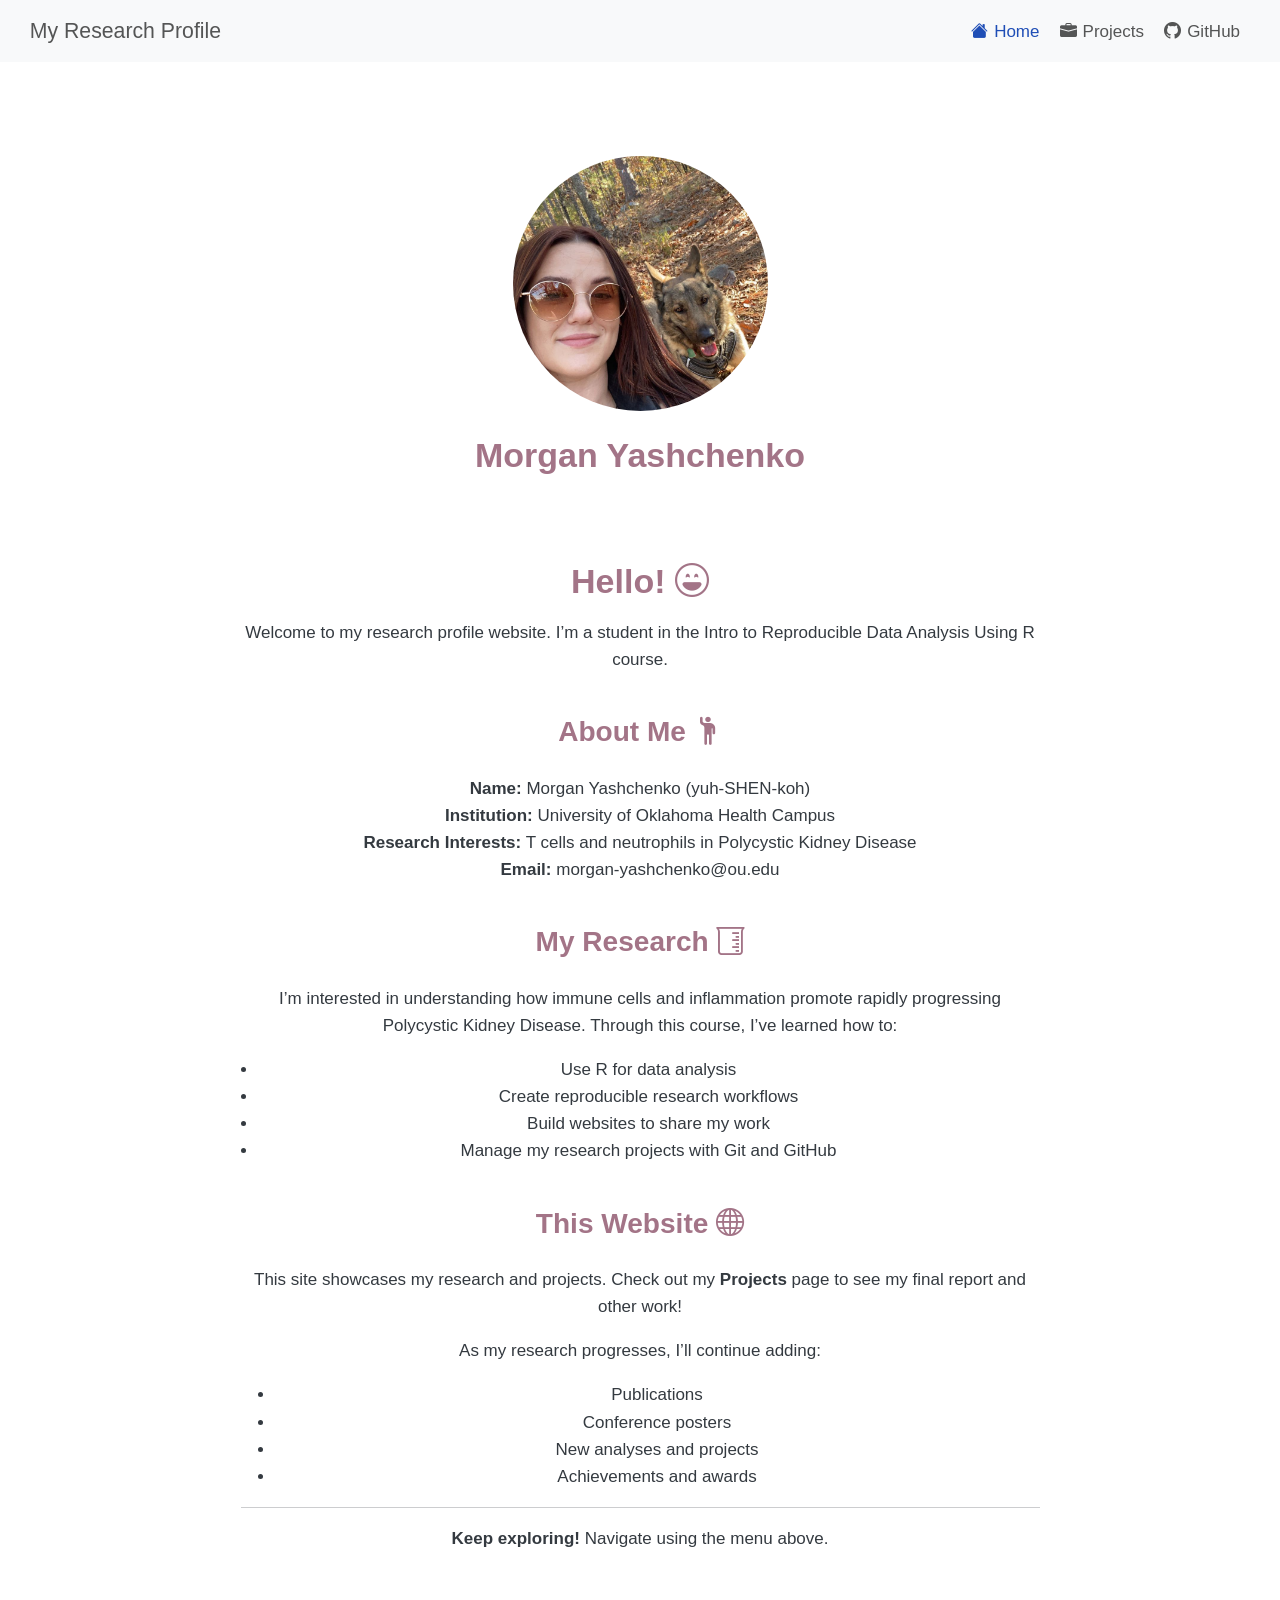
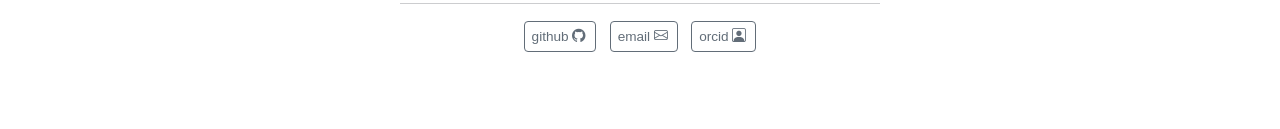
<file: docs/index.html>
<!DOCTYPE html>
<html xmlns="http://www.w3.org/1999/xhtml" lang="en" xml:lang="en"><head>

<meta charset="utf-8">
<meta name="generator" content="quarto-1.9.38">

<meta name="viewport" content="width=device-width, initial-scale=1.0, user-scalable=yes">


<title>Morgan Yashchenko – My Research Profile</title>
<style>
/* Default styles provided by pandoc.
** See https://pandoc.org/MANUAL.html#variables-for-html for config info.
*/
code{white-space: pre-wrap;}
span.smallcaps{font-variant: small-caps;}
div.columns{display: flex; gap: min(4vw, 1.5em);}
div.column{flex: auto; overflow-x: auto;}
div.hanging-indent{margin-left: 1.5em; text-indent: -1.5em;}
ul.task-list{list-style: none;}
ul.task-list li input[type="checkbox"] {
  width: 0.8em;
  margin: 0 0.8em 0.2em -1em; /* quarto-specific, see https://github.com/quarto-dev/quarto-cli/issues/4556 */ 
  vertical-align: middle;
}
</style>


<script src="site_libs/quarto-nav/quarto-nav.js"></script>
<script src="site_libs/quarto-nav/headroom.min.js"></script>
<script src="site_libs/clipboard/clipboard.min.js"></script>
<script src="site_libs/quarto-search/autocomplete.umd.js"></script>
<script src="site_libs/quarto-search/fuse.min.js"></script>
<script src="site_libs/quarto-search/quarto-search.js"></script>
<meta name="quarto:offset" content="./">
<script src="site_libs/quarto-html/quarto.js" type="module"></script>
<script src="site_libs/quarto-html/tabsets/tabsets.js" type="module"></script>
<script src="site_libs/quarto-html/popper.min.js"></script>
<script src="site_libs/quarto-html/tippy.umd.min.js"></script>
<link href="site_libs/quarto-html/tippy.css" rel="stylesheet">
<link href="site_libs/quarto-html/quarto-syntax-highlighting-15634bcf2e68342d4ad2dfa704d543f6.css" rel="stylesheet" id="quarto-text-highlighting-styles">
<script src="site_libs/bootstrap/bootstrap.min.js"></script>
<link href="site_libs/bootstrap/bootstrap-icons.css" rel="stylesheet">
<link href="site_libs/bootstrap/bootstrap-158031087360bce0ff56dc785ce39e06.min.css" rel="stylesheet" append-hash="true" id="quarto-bootstrap" data-mode="light">
<script id="quarto-search-options" type="application/json">{
  "location": "navbar",
  "copy-button": false,
  "collapse-after": 3,
  "panel-placement": "end",
  "type": "overlay",
  "limit": 50,
  "keyboard-shortcut": [
    "f",
    "/",
    "s"
  ],
  "show-item-context": false,
  "language": {
    "search-no-results-text": "No results",
    "search-matching-documents-text": "matching documents",
    "search-copy-link-title": "Copy link to search",
    "search-hide-matches-text": "Hide additional matches",
    "search-more-match-text": "more match in this document",
    "search-more-matches-text": "more matches in this document",
    "search-clear-button-title": "Clear",
    "search-text-placeholder": "",
    "search-detached-cancel-button-title": "Cancel",
    "search-submit-button-title": "Submit",
    "search-label": "Search"
  }
}</script>


<link rel="stylesheet" href="styles.css">
</head>

<body class="nav-fixed fullcontent quarto-light">

<div id="quarto-search-results"></div>
  <header id="quarto-header" class="headroom fixed-top">
    <nav class="navbar navbar-expand-lg " data-bs-theme="dark">
      <div class="navbar-container container-fluid">
      <div class="navbar-brand-container mx-auto">
    <a class="navbar-brand" href="./index.html">
    <span class="navbar-title">My Research Profile</span>
    </a>
  </div>
          <button class="navbar-toggler" type="button" data-bs-toggle="collapse" data-bs-target="#navbarCollapse" aria-controls="navbarCollapse" role="menu" aria-expanded="false" aria-label="Toggle navigation" onclick="if (window.quartoToggleHeadroom) { window.quartoToggleHeadroom(); }">
  <span class="navbar-toggler-icon"></span>
</button>
          <div class="collapse navbar-collapse" id="navbarCollapse">
            <ul class="navbar-nav navbar-nav-scroll ms-auto">
  <li class="nav-item">
    <a class="nav-link active" href="./index.html" aria-current="page"> <i class="bi bi-house-fill" role="img">
</i> 
<span class="menu-text">Home</span></a>
  </li>  
  <li class="nav-item">
    <a class="nav-link" href="./projects.html"> <i class="bi bi-briefcase-fill" role="img">
</i> 
<span class="menu-text">Projects</span></a>
  </li>  
  <li class="nav-item">
    <a class="nav-link" href="https://github.com"> <i class="bi bi-github" role="img">
</i> 
<span class="menu-text">GitHub</span></a>
  </li>  
</ul>
          </div> <!-- /navcollapse -->
            <div class="quarto-navbar-tools">
</div>
      </div> <!-- /container-fluid -->
    </nav>
</header>
<!-- content -->
<div id="quarto-content" class="quarto-container page-columns page-rows-contents page-layout-article page-navbar">
<!-- sidebar -->
<!-- margin-sidebar -->
    
<!-- main -->
<div class="quarto-about-jolla">
  <img src="photo_of_self.JPG" class="about-image
  round " style="height: 15em; width: 15em;">
 <header id="title-block-header" class="quarto-title-block default">
<div class="quarto-title">
<h1 class="title">Morgan Yashchenko</h1>
</div>
<div class="quarto-title-meta">
  </div>
</header><main class="content" id="quarto-document-content">
<section id="hello" class="level1 columnpage">
<h1>Hello! <i class="bi bi-emoji-laughing"></i></h1>
<p>Welcome to my research profile website. I’m a student in the Intro to Reproducible Data Analysis Using R course.</p>
<section id="about-me" class="level2">
<h2 data-anchor-id="about-me">About Me <i class="bi bi-person-raised-hand"></i></h2>
<p><strong>Name:</strong> Morgan Yashchenko (yuh-SHEN-koh)<br> <strong>Institution:</strong> University of Oklahoma Health Campus<br> <strong>Research Interests:</strong> T cells and neutrophils in Polycystic Kidney Disease<br> <strong>Email:</strong> morgan-yashchenko@ou.edu<br></p>
</section>
<section id="my-research" class="level2">
<h2 data-anchor-id="my-research">My Research <i class="bi bi-beaker"></i></h2>
<p>I’m interested in understanding how immune cells and inflammation promote rapidly progressing Polycystic Kidney Disease. Through this course, I’ve learned how to:</p>
<ul style="padding-left: 1rem; margin-left: 0;">
<li>
Use R for data analysis
</li>
<li>
Create reproducible research workflows
</li>
<li>
Build websites to share my work
</li>
<li>
Manage my research projects with Git and GitHub
</li>
</ul>
</section>
<section id="this-website" class="level2">
<h2 data-anchor-id="this-website">This Website <i class="bi bi-globe"></i></h2>
<p>This site showcases my research and projects. Check out my <strong>Projects</strong> page to see my final report and other work!</p>
<p>As my research progresses, I’ll continue adding:</p>
<ul style="padding-center: 1rem; margin-left: 0;">
<li>
Publications
</li>
<li>
Conference posters
</li>
<li>
New analyses and projects
</li>
<li>
Achievements and awards
</li>
</ul>
<hr>
<p><strong>Keep exploring!</strong> Navigate using the menu above.</p>


</section>
</section>
</main> 
  <hr class="about-sep">
   <div class="about-links">
  <a href="https://github.com/myashche528-creator" class="about-link" rel="" target="">
     <span class="about-link-text">github <i class="bi bi-github"></i></span>
  </a>
  <a href="mailto:morgan-yashchenko@ou.edu" class="about-link" rel="" target="">
     <span class="about-link-text">email <i class="bi bi-envelope"></i></span>
  </a>
  <a href="https://orcid.org/0009-0002-6582-8645" class="about-link" rel="" target="">
     <span class="about-link-text">orcid <i class="bi bi-person-square"></i></span>
  </a>
</div>
</div>
 <!-- /main -->
<script id="quarto-html-after-body" type="application/javascript">
  window.document.addEventListener("DOMContentLoaded", function (event) {
    const isCodeAnnotation = (el) => {
      for (const clz of el.classList) {
        if (clz.startsWith('code-annotation-')) {                     
          return true;
        }
      }
      return false;
    }
    const onCopySuccess = function(e) {
      // button target
      const button = e.trigger;
      // don't keep focus
      button.blur();
      // flash "checked"
      button.classList.add('code-copy-button-checked');
      var currentTitle = button.getAttribute("title");
      button.setAttribute("title", "Copied!");
      let tooltip;
      if (window.bootstrap) {
        button.setAttribute("data-bs-toggle", "tooltip");
        button.setAttribute("data-bs-placement", "left");
        button.setAttribute("data-bs-title", "Copied!");
        tooltip = new bootstrap.Tooltip(button, 
          { trigger: "manual", 
            customClass: "code-copy-button-tooltip",
            offset: [0, -8]});
        tooltip.show();    
      }
      setTimeout(function() {
        if (tooltip) {
          tooltip.hide();
          button.removeAttribute("data-bs-title");
          button.removeAttribute("data-bs-toggle");
          button.removeAttribute("data-bs-placement");
        }
        button.setAttribute("title", currentTitle);
        button.classList.remove('code-copy-button-checked');
      }, 1000);
      // clear code selection
      e.clearSelection();
    }
    const getTextToCopy = function(trigger) {
      const outerScaffold = trigger.parentElement.cloneNode(true);
      const codeEl = outerScaffold.querySelector('code');
      for (const childEl of codeEl.children) {
        if (isCodeAnnotation(childEl)) {
          childEl.remove();
        }
      }
      return codeEl.innerText;
    }
    const clipboard = new window.ClipboardJS('.code-copy-button:not([data-in-quarto-modal])', {
      text: getTextToCopy
    });
    clipboard.on('success', onCopySuccess);
    if (window.document.getElementById('quarto-embedded-source-code-modal')) {
      const clipboardModal = new window.ClipboardJS('.code-copy-button[data-in-quarto-modal]', {
        text: getTextToCopy,
        container: window.document.getElementById('quarto-embedded-source-code-modal')
      });
      clipboardModal.on('success', onCopySuccess);
    }
      var localhostRegex = new RegExp(/^(?:http|https):\/\/localhost\:?[0-9]*\//);
      var mailtoRegex = new RegExp(/^mailto:/);
        var filterRegex = new RegExp('/' + window.location.host + '/');
      var isInternal = (href) => {
          return filterRegex.test(href) || localhostRegex.test(href) || mailtoRegex.test(href);
      }
      // Inspect non-navigation links and adorn them if external
     var links = window.document.querySelectorAll('a[href]:not(.nav-link):not(.navbar-brand):not(.toc-action):not(.sidebar-link):not(.sidebar-item-toggle):not(.pagination-link):not(.no-external):not([aria-hidden]):not(.dropdown-item):not(.quarto-navigation-tool):not(.about-link)');
      for (var i=0; i<links.length; i++) {
        const link = links[i];
        if (!isInternal(link.href)) {
          // undo the damage that might have been done by quarto-nav.js in the case of
          // links that we want to consider external
          if (link.dataset.originalHref !== undefined) {
            link.href = link.dataset.originalHref;
          }
        }
      }
    function tippyHover(el, contentFn, onTriggerFn, onUntriggerFn) {
      const config = {
        allowHTML: true,
        maxWidth: 500,
        delay: 100,
        arrow: false,
        appendTo: function(el) {
            return el.parentElement;
        },
        interactive: true,
        interactiveBorder: 10,
        theme: 'quarto',
        placement: 'bottom-start',
      };
      if (contentFn) {
        config.content = contentFn;
      }
      if (onTriggerFn) {
        config.onTrigger = onTriggerFn;
      }
      if (onUntriggerFn) {
        config.onUntrigger = onUntriggerFn;
      }
      window.tippy(el, config); 
    }
    const noterefs = window.document.querySelectorAll('a[role="doc-noteref"]');
    for (var i=0; i<noterefs.length; i++) {
      const ref = noterefs[i];
      tippyHover(ref, function() {
        // use id or data attribute instead here
        let href = ref.getAttribute('data-footnote-href') || ref.getAttribute('href');
        try { href = new URL(href).hash; } catch {}
        const id = href.replace(/^#\/?/, "");
        const note = window.document.getElementById(id);
        if (note) {
          return note.innerHTML;
        } else {
          return "";
        }
      });
    }
    const xrefs = window.document.querySelectorAll('a.quarto-xref');
    const processXRef = (id, note) => {
      // Strip column container classes
      const stripColumnClz = (el) => {
        el.classList.remove("page-full", "page-columns");
        if (el.children) {
          for (const child of el.children) {
            stripColumnClz(child);
          }
        }
      }
      stripColumnClz(note)
      if (id === null || id.startsWith('sec-')) {
        // Special case sections, only their first couple elements
        const container = document.createElement("div");
        if (note.children && note.children.length > 2) {
          container.appendChild(note.children[0].cloneNode(true));
          for (let i = 1; i < note.children.length; i++) {
            const child = note.children[i];
            if (child.tagName === "P" && child.innerText === "") {
              continue;
            } else {
              container.appendChild(child.cloneNode(true));
              break;
            }
          }
          if (window.Quarto?.typesetMath) {
            window.Quarto.typesetMath(container);
          }
          return container.innerHTML
        } else {
          if (window.Quarto?.typesetMath) {
            window.Quarto.typesetMath(note);
          }
          return note.innerHTML;
        }
      } else {
        // Remove any anchor links if they are present
        const anchorLink = note.querySelector('a.anchorjs-link');
        if (anchorLink) {
          anchorLink.remove();
        }
        if (window.Quarto?.typesetMath) {
          window.Quarto.typesetMath(note);
        }
        if (note.classList.contains("callout")) {
          return note.outerHTML;
        } else {
          return note.innerHTML;
        }
      }
    }
    for (var i=0; i<xrefs.length; i++) {
      const xref = xrefs[i];
      tippyHover(xref, undefined, function(instance) {
        instance.disable();
        let url = xref.getAttribute('href');
        let hash = undefined; 
        if (url.startsWith('#')) {
          hash = url;
        } else {
          try { hash = new URL(url).hash; } catch {}
        }
        if (hash) {
          const id = hash.replace(/^#\/?/, "");
          const note = window.document.getElementById(id);
          if (note !== null) {
            try {
              const html = processXRef(id, note.cloneNode(true));
              instance.setContent(html);
            } finally {
              instance.enable();
              instance.show();
            }
          } else {
            // See if we can fetch this
            fetch(url.split('#')[0])
            .then(res => res.text())
            .then(html => {
              const parser = new DOMParser();
              const htmlDoc = parser.parseFromString(html, "text/html");
              const note = htmlDoc.getElementById(id);
              if (note !== null) {
                const html = processXRef(id, note);
                instance.setContent(html);
              } 
            }).finally(() => {
              instance.enable();
              instance.show();
            });
          }
        } else {
          // See if we can fetch a full url (with no hash to target)
          // This is a special case and we should probably do some content thinning / targeting
          fetch(url)
          .then(res => res.text())
          .then(html => {
            const parser = new DOMParser();
            const htmlDoc = parser.parseFromString(html, "text/html");
            const note = htmlDoc.querySelector('main.content');
            if (note !== null) {
              // This should only happen for chapter cross references
              // (since there is no id in the URL)
              // remove the first header
              if (note.children.length > 0 && note.children[0].tagName === "HEADER") {
                note.children[0].remove();
              }
              const html = processXRef(null, note);
              instance.setContent(html);
            } 
          }).finally(() => {
            instance.enable();
            instance.show();
          });
        }
      }, function(instance) {
      });
    }
        let selectedAnnoteEl;
        const selectorForAnnotation = ( cell, annotation) => {
          let cellAttr = 'data-code-cell="' + cell + '"';
          let lineAttr = 'data-code-annotation="' +  annotation + '"';
          const selector = 'span[' + cellAttr + '][' + lineAttr + ']';
          return selector;
        }
        const selectCodeLines = (annoteEl) => {
          const doc = window.document;
          const targetCell = annoteEl.getAttribute("data-target-cell");
          const targetAnnotation = annoteEl.getAttribute("data-target-annotation");
          const annoteSpan = window.document.querySelector(selectorForAnnotation(targetCell, targetAnnotation));
          const lines = annoteSpan.getAttribute("data-code-lines").split(",");
          const lineIds = lines.map((line) => {
            return targetCell + "-" + line;
          })
          let top = null;
          let height = null;
          let parent = null;
          if (lineIds.length > 0) {
              //compute the position of the single el (top and bottom and make a div)
              const el = window.document.getElementById(lineIds[0]);
              top = el.offsetTop;
              height = el.offsetHeight;
              parent = el.parentElement.parentElement;
            if (lineIds.length > 1) {
              const lastEl = window.document.getElementById(lineIds[lineIds.length - 1]);
              const bottom = lastEl.offsetTop + lastEl.offsetHeight;
              height = bottom - top;
            }
            if (top !== null && height !== null && parent !== null) {
              // cook up a div (if necessary) and position it 
              let div = window.document.getElementById("code-annotation-line-highlight");
              if (div === null) {
                div = window.document.createElement("div");
                div.setAttribute("id", "code-annotation-line-highlight");
                div.style.position = 'absolute';
                parent.appendChild(div);
              }
              div.style.top = top - 2 + "px";
              div.style.height = height + 4 + "px";
              div.style.left = 0;
              let gutterDiv = window.document.getElementById("code-annotation-line-highlight-gutter");
              if (gutterDiv === null) {
                gutterDiv = window.document.createElement("div");
                gutterDiv.setAttribute("id", "code-annotation-line-highlight-gutter");
                gutterDiv.style.position = 'absolute';
                const codeCell = window.document.getElementById(targetCell);
                const gutter = codeCell.querySelector('.code-annotation-gutter');
                gutter.appendChild(gutterDiv);
              }
              gutterDiv.style.top = top - 2 + "px";
              gutterDiv.style.height = height + 4 + "px";
            }
            selectedAnnoteEl = annoteEl;
          }
        };
        const unselectCodeLines = () => {
          const elementsIds = ["code-annotation-line-highlight", "code-annotation-line-highlight-gutter"];
          elementsIds.forEach((elId) => {
            const div = window.document.getElementById(elId);
            if (div) {
              div.remove();
            }
          });
          selectedAnnoteEl = undefined;
        };
          // Handle positioning of the toggle
      window.addEventListener(
        "resize",
        throttle(() => {
          elRect = undefined;
          if (selectedAnnoteEl) {
            selectCodeLines(selectedAnnoteEl);
          }
        }, 10)
      );
      function throttle(fn, ms) {
      let throttle = false;
      let timer;
        return (...args) => {
          if(!throttle) { // first call gets through
              fn.apply(this, args);
              throttle = true;
          } else { // all the others get throttled
              if(timer) clearTimeout(timer); // cancel #2
              timer = setTimeout(() => {
                fn.apply(this, args);
                timer = throttle = false;
              }, ms);
          }
        };
      }
        // Attach click handler to the DT
        const annoteDls = window.document.querySelectorAll('dt[data-target-cell]');
        for (const annoteDlNode of annoteDls) {
          annoteDlNode.addEventListener('click', (event) => {
            const clickedEl = event.target;
            if (clickedEl !== selectedAnnoteEl) {
              unselectCodeLines();
              const activeEl = window.document.querySelector('dt[data-target-cell].code-annotation-active');
              if (activeEl) {
                activeEl.classList.remove('code-annotation-active');
              }
              selectCodeLines(clickedEl);
              clickedEl.classList.add('code-annotation-active');
            } else {
              // Unselect the line
              unselectCodeLines();
              clickedEl.classList.remove('code-annotation-active');
            }
          });
        }
    const findCites = (el) => {
      const parentEl = el.parentElement;
      if (parentEl) {
        const cites = parentEl.dataset.cites;
        if (cites) {
          return {
            el,
            cites: cites.split(' ')
          };
        } else {
          return findCites(el.parentElement)
        }
      } else {
        return undefined;
      }
    };
    var bibliorefs = window.document.querySelectorAll('a[role="doc-biblioref"]');
    for (var i=0; i<bibliorefs.length; i++) {
      const ref = bibliorefs[i];
      const citeInfo = findCites(ref);
      if (citeInfo) {
        tippyHover(citeInfo.el, function() {
          var popup = window.document.createElement('div');
          citeInfo.cites.forEach(function(cite) {
            var citeDiv = window.document.createElement('div');
            citeDiv.classList.add('hanging-indent');
            citeDiv.classList.add('csl-entry');
            var biblioDiv = window.document.getElementById('ref-' + cite);
            if (biblioDiv) {
              citeDiv.innerHTML = biblioDiv.innerHTML;
            }
            popup.appendChild(citeDiv);
          });
          return popup.innerHTML;
        });
      }
    }
  });
  </script>
</div> <!-- /content -->




</body></html>
</file>
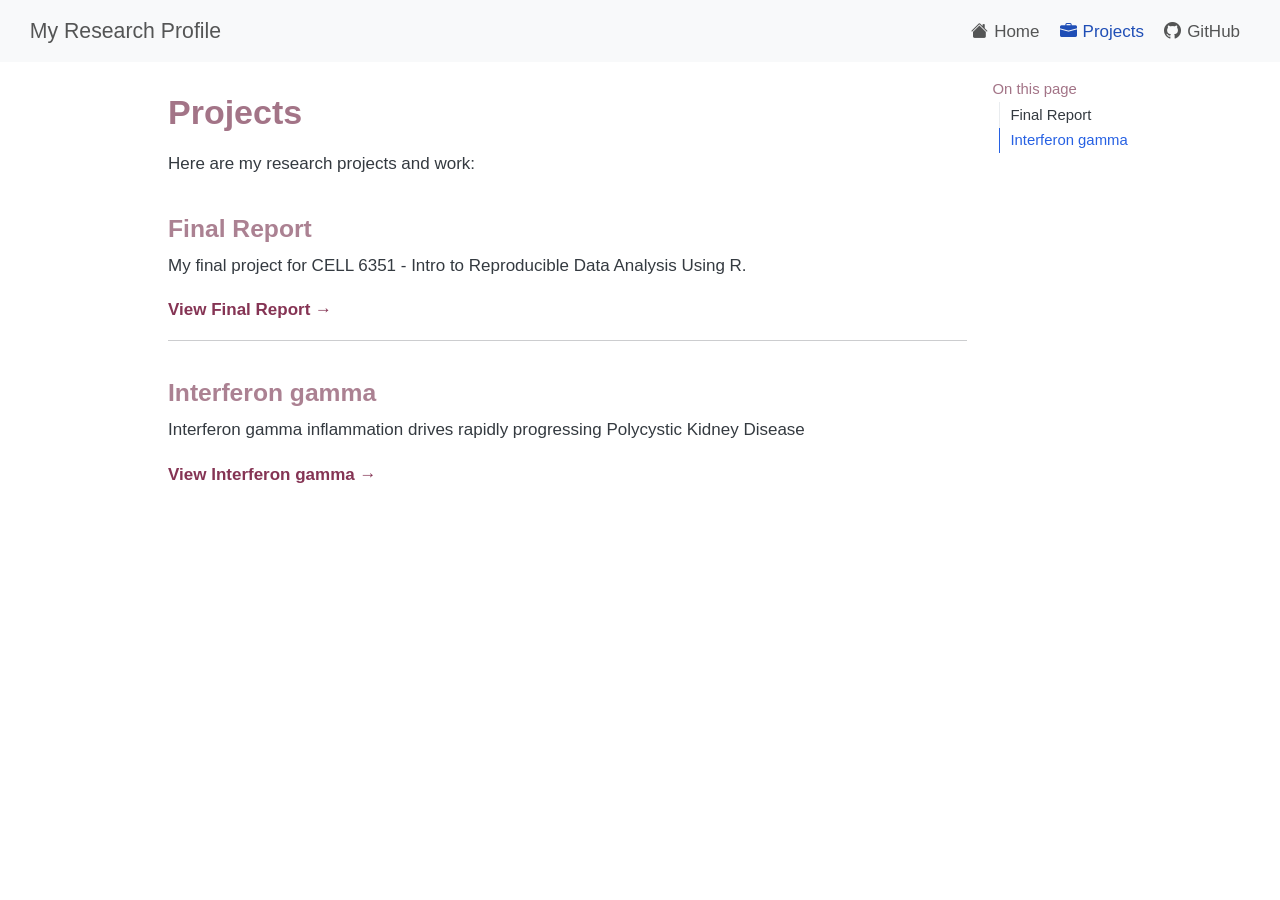
<file: docs/projects.html>
<!DOCTYPE html>
<html xmlns="http://www.w3.org/1999/xhtml" lang="en" xml:lang="en"><head>

<meta charset="utf-8">
<meta name="generator" content="quarto-1.9.38">

<meta name="viewport" content="width=device-width, initial-scale=1.0, user-scalable=yes">


<title>Projects – My Research Profile</title>
<style>
/* Default styles provided by pandoc.
** See https://pandoc.org/MANUAL.html#variables-for-html for config info.
*/
code{white-space: pre-wrap;}
span.smallcaps{font-variant: small-caps;}
div.columns{display: flex; gap: min(4vw, 1.5em);}
div.column{flex: auto; overflow-x: auto;}
div.hanging-indent{margin-left: 1.5em; text-indent: -1.5em;}
ul.task-list{list-style: none;}
ul.task-list li input[type="checkbox"] {
  width: 0.8em;
  margin: 0 0.8em 0.2em -1em; /* quarto-specific, see https://github.com/quarto-dev/quarto-cli/issues/4556 */ 
  vertical-align: middle;
}
</style>


<script src="site_libs/quarto-nav/quarto-nav.js"></script>
<script src="site_libs/quarto-nav/headroom.min.js"></script>
<script src="site_libs/clipboard/clipboard.min.js"></script>
<script src="site_libs/quarto-search/autocomplete.umd.js"></script>
<script src="site_libs/quarto-search/fuse.min.js"></script>
<script src="site_libs/quarto-search/quarto-search.js"></script>
<meta name="quarto:offset" content="./">
<script src="site_libs/quarto-html/quarto.js" type="module"></script>
<script src="site_libs/quarto-html/tabsets/tabsets.js" type="module"></script>
<script src="site_libs/quarto-html/popper.min.js"></script>
<script src="site_libs/quarto-html/tippy.umd.min.js"></script>
<script src="site_libs/quarto-html/anchor.min.js"></script>
<link href="site_libs/quarto-html/tippy.css" rel="stylesheet">
<link href="site_libs/quarto-html/quarto-syntax-highlighting-15634bcf2e68342d4ad2dfa704d543f6.css" rel="stylesheet" id="quarto-text-highlighting-styles">
<script src="site_libs/bootstrap/bootstrap.min.js"></script>
<link href="site_libs/bootstrap/bootstrap-icons.css" rel="stylesheet">
<link href="site_libs/bootstrap/bootstrap-158031087360bce0ff56dc785ce39e06.min.css" rel="stylesheet" append-hash="true" id="quarto-bootstrap" data-mode="light">
<script id="quarto-search-options" type="application/json">{
  "location": "navbar",
  "copy-button": false,
  "collapse-after": 3,
  "panel-placement": "end",
  "type": "overlay",
  "limit": 50,
  "keyboard-shortcut": [
    "f",
    "/",
    "s"
  ],
  "show-item-context": false,
  "language": {
    "search-no-results-text": "No results",
    "search-matching-documents-text": "matching documents",
    "search-copy-link-title": "Copy link to search",
    "search-hide-matches-text": "Hide additional matches",
    "search-more-match-text": "more match in this document",
    "search-more-matches-text": "more matches in this document",
    "search-clear-button-title": "Clear",
    "search-text-placeholder": "",
    "search-detached-cancel-button-title": "Cancel",
    "search-submit-button-title": "Submit",
    "search-label": "Search"
  }
}</script>


<link rel="stylesheet" href="styles.css">
</head>

<body class="nav-fixed quarto-light">

<div id="quarto-search-results"></div>
  <header id="quarto-header" class="headroom fixed-top">
    <nav class="navbar navbar-expand-lg " data-bs-theme="dark">
      <div class="navbar-container container-fluid">
      <div class="navbar-brand-container mx-auto">
    <a class="navbar-brand" href="./index.html">
    <span class="navbar-title">My Research Profile</span>
    </a>
  </div>
          <button class="navbar-toggler" type="button" data-bs-toggle="collapse" data-bs-target="#navbarCollapse" aria-controls="navbarCollapse" role="menu" aria-expanded="false" aria-label="Toggle navigation" onclick="if (window.quartoToggleHeadroom) { window.quartoToggleHeadroom(); }">
  <span class="navbar-toggler-icon"></span>
</button>
          <div class="collapse navbar-collapse" id="navbarCollapse">
            <ul class="navbar-nav navbar-nav-scroll ms-auto">
  <li class="nav-item">
    <a class="nav-link" href="./index.html"> <i class="bi bi-house-fill" role="img">
</i> 
<span class="menu-text">Home</span></a>
  </li>  
  <li class="nav-item">
    <a class="nav-link active" href="./projects.html" aria-current="page"> <i class="bi bi-briefcase-fill" role="img">
</i> 
<span class="menu-text">Projects</span></a>
  </li>  
  <li class="nav-item">
    <a class="nav-link" href="https://github.com"> <i class="bi bi-github" role="img">
</i> 
<span class="menu-text">GitHub</span></a>
  </li>  
</ul>
          </div> <!-- /navcollapse -->
            <div class="quarto-navbar-tools">
</div>
      </div> <!-- /container-fluid -->
    </nav>
</header>
<!-- content -->
<div id="quarto-content" class="quarto-container page-columns page-rows-contents page-layout-article page-navbar">
<!-- sidebar -->
<!-- margin-sidebar -->
    <div id="quarto-margin-sidebar" class="sidebar margin-sidebar">
        <nav id="TOC" role="doc-toc" class="toc-active">
    <h2 id="toc-title">On this page</h2>
   
  <ul>
  <li><a href="#final-report" id="toc-final-report" class="nav-link active" data-scroll-target="#final-report">Final Report</a></li>
  <li><a href="#interferon-gamma" id="toc-interferon-gamma" class="nav-link" data-scroll-target="#interferon-gamma">Interferon gamma</a></li>
  </ul>
</nav>
    </div>
<!-- main -->
<main class="content" id="quarto-document-content">

<header id="title-block-header" class="quarto-title-block default">
<div class="quarto-title">
<h1 class="title">Projects</h1>
</div>



<div class="quarto-title-meta">

    
  
    
  </div>
  


</header>


<p>Here are my research projects and work:</p>
<section id="final-report" class="level3">
<h3 class="anchored" data-anchor-id="final-report">Final Report</h3>
<p>My final project for CELL 6351 - Intro to Reproducible Data Analysis Using R.</p>
<p><a href="./projects/final-report.html"><strong>View Final Report</strong> →</a></p>
<hr>
</section>
<section id="interferon-gamma" class="level3">
<h3 class="anchored" data-anchor-id="interferon-gamma">Interferon gamma</h3>
<p>Interferon gamma inflammation drives rapidly progressing Polycystic Kidney Disease</p>
<p><a href="./projects/Interferon-gamma.html"><strong>View Interferon gamma</strong> →</a></p>


</section>

</main> <!-- /main -->
<script id="quarto-html-after-body" type="application/javascript">
  window.document.addEventListener("DOMContentLoaded", function (event) {
    const icon = "";
    const anchorJS = new window.AnchorJS();
    anchorJS.options = {
      placement: 'right',
      icon: icon
    };
    anchorJS.add('.anchored');
    const isCodeAnnotation = (el) => {
      for (const clz of el.classList) {
        if (clz.startsWith('code-annotation-')) {                     
          return true;
        }
      }
      return false;
    }
    const onCopySuccess = function(e) {
      // button target
      const button = e.trigger;
      // don't keep focus
      button.blur();
      // flash "checked"
      button.classList.add('code-copy-button-checked');
      var currentTitle = button.getAttribute("title");
      button.setAttribute("title", "Copied!");
      let tooltip;
      if (window.bootstrap) {
        button.setAttribute("data-bs-toggle", "tooltip");
        button.setAttribute("data-bs-placement", "left");
        button.setAttribute("data-bs-title", "Copied!");
        tooltip = new bootstrap.Tooltip(button, 
          { trigger: "manual", 
            customClass: "code-copy-button-tooltip",
            offset: [0, -8]});
        tooltip.show();    
      }
      setTimeout(function() {
        if (tooltip) {
          tooltip.hide();
          button.removeAttribute("data-bs-title");
          button.removeAttribute("data-bs-toggle");
          button.removeAttribute("data-bs-placement");
        }
        button.setAttribute("title", currentTitle);
        button.classList.remove('code-copy-button-checked');
      }, 1000);
      // clear code selection
      e.clearSelection();
    }
    const getTextToCopy = function(trigger) {
      const outerScaffold = trigger.parentElement.cloneNode(true);
      const codeEl = outerScaffold.querySelector('code');
      for (const childEl of codeEl.children) {
        if (isCodeAnnotation(childEl)) {
          childEl.remove();
        }
      }
      return codeEl.innerText;
    }
    const clipboard = new window.ClipboardJS('.code-copy-button:not([data-in-quarto-modal])', {
      text: getTextToCopy
    });
    clipboard.on('success', onCopySuccess);
    if (window.document.getElementById('quarto-embedded-source-code-modal')) {
      const clipboardModal = new window.ClipboardJS('.code-copy-button[data-in-quarto-modal]', {
        text: getTextToCopy,
        container: window.document.getElementById('quarto-embedded-source-code-modal')
      });
      clipboardModal.on('success', onCopySuccess);
    }
      var localhostRegex = new RegExp(/^(?:http|https):\/\/localhost\:?[0-9]*\//);
      var mailtoRegex = new RegExp(/^mailto:/);
        var filterRegex = new RegExp('/' + window.location.host + '/');
      var isInternal = (href) => {
          return filterRegex.test(href) || localhostRegex.test(href) || mailtoRegex.test(href);
      }
      // Inspect non-navigation links and adorn them if external
     var links = window.document.querySelectorAll('a[href]:not(.nav-link):not(.navbar-brand):not(.toc-action):not(.sidebar-link):not(.sidebar-item-toggle):not(.pagination-link):not(.no-external):not([aria-hidden]):not(.dropdown-item):not(.quarto-navigation-tool):not(.about-link)');
      for (var i=0; i<links.length; i++) {
        const link = links[i];
        if (!isInternal(link.href)) {
          // undo the damage that might have been done by quarto-nav.js in the case of
          // links that we want to consider external
          if (link.dataset.originalHref !== undefined) {
            link.href = link.dataset.originalHref;
          }
        }
      }
    function tippyHover(el, contentFn, onTriggerFn, onUntriggerFn) {
      const config = {
        allowHTML: true,
        maxWidth: 500,
        delay: 100,
        arrow: false,
        appendTo: function(el) {
            return el.parentElement;
        },
        interactive: true,
        interactiveBorder: 10,
        theme: 'quarto',
        placement: 'bottom-start',
      };
      if (contentFn) {
        config.content = contentFn;
      }
      if (onTriggerFn) {
        config.onTrigger = onTriggerFn;
      }
      if (onUntriggerFn) {
        config.onUntrigger = onUntriggerFn;
      }
      window.tippy(el, config); 
    }
    const noterefs = window.document.querySelectorAll('a[role="doc-noteref"]');
    for (var i=0; i<noterefs.length; i++) {
      const ref = noterefs[i];
      tippyHover(ref, function() {
        // use id or data attribute instead here
        let href = ref.getAttribute('data-footnote-href') || ref.getAttribute('href');
        try { href = new URL(href).hash; } catch {}
        const id = href.replace(/^#\/?/, "");
        const note = window.document.getElementById(id);
        if (note) {
          return note.innerHTML;
        } else {
          return "";
        }
      });
    }
    const xrefs = window.document.querySelectorAll('a.quarto-xref');
    const processXRef = (id, note) => {
      // Strip column container classes
      const stripColumnClz = (el) => {
        el.classList.remove("page-full", "page-columns");
        if (el.children) {
          for (const child of el.children) {
            stripColumnClz(child);
          }
        }
      }
      stripColumnClz(note)
      if (id === null || id.startsWith('sec-')) {
        // Special case sections, only their first couple elements
        const container = document.createElement("div");
        if (note.children && note.children.length > 2) {
          container.appendChild(note.children[0].cloneNode(true));
          for (let i = 1; i < note.children.length; i++) {
            const child = note.children[i];
            if (child.tagName === "P" && child.innerText === "") {
              continue;
            } else {
              container.appendChild(child.cloneNode(true));
              break;
            }
          }
          if (window.Quarto?.typesetMath) {
            window.Quarto.typesetMath(container);
          }
          return container.innerHTML
        } else {
          if (window.Quarto?.typesetMath) {
            window.Quarto.typesetMath(note);
          }
          return note.innerHTML;
        }
      } else {
        // Remove any anchor links if they are present
        const anchorLink = note.querySelector('a.anchorjs-link');
        if (anchorLink) {
          anchorLink.remove();
        }
        if (window.Quarto?.typesetMath) {
          window.Quarto.typesetMath(note);
        }
        if (note.classList.contains("callout")) {
          return note.outerHTML;
        } else {
          return note.innerHTML;
        }
      }
    }
    for (var i=0; i<xrefs.length; i++) {
      const xref = xrefs[i];
      tippyHover(xref, undefined, function(instance) {
        instance.disable();
        let url = xref.getAttribute('href');
        let hash = undefined; 
        if (url.startsWith('#')) {
          hash = url;
        } else {
          try { hash = new URL(url).hash; } catch {}
        }
        if (hash) {
          const id = hash.replace(/^#\/?/, "");
          const note = window.document.getElementById(id);
          if (note !== null) {
            try {
              const html = processXRef(id, note.cloneNode(true));
              instance.setContent(html);
            } finally {
              instance.enable();
              instance.show();
            }
          } else {
            // See if we can fetch this
            fetch(url.split('#')[0])
            .then(res => res.text())
            .then(html => {
              const parser = new DOMParser();
              const htmlDoc = parser.parseFromString(html, "text/html");
              const note = htmlDoc.getElementById(id);
              if (note !== null) {
                const html = processXRef(id, note);
                instance.setContent(html);
              } 
            }).finally(() => {
              instance.enable();
              instance.show();
            });
          }
        } else {
          // See if we can fetch a full url (with no hash to target)
          // This is a special case and we should probably do some content thinning / targeting
          fetch(url)
          .then(res => res.text())
          .then(html => {
            const parser = new DOMParser();
            const htmlDoc = parser.parseFromString(html, "text/html");
            const note = htmlDoc.querySelector('main.content');
            if (note !== null) {
              // This should only happen for chapter cross references
              // (since there is no id in the URL)
              // remove the first header
              if (note.children.length > 0 && note.children[0].tagName === "HEADER") {
                note.children[0].remove();
              }
              const html = processXRef(null, note);
              instance.setContent(html);
            } 
          }).finally(() => {
            instance.enable();
            instance.show();
          });
        }
      }, function(instance) {
      });
    }
        let selectedAnnoteEl;
        const selectorForAnnotation = ( cell, annotation) => {
          let cellAttr = 'data-code-cell="' + cell + '"';
          let lineAttr = 'data-code-annotation="' +  annotation + '"';
          const selector = 'span[' + cellAttr + '][' + lineAttr + ']';
          return selector;
        }
        const selectCodeLines = (annoteEl) => {
          const doc = window.document;
          const targetCell = annoteEl.getAttribute("data-target-cell");
          const targetAnnotation = annoteEl.getAttribute("data-target-annotation");
          const annoteSpan = window.document.querySelector(selectorForAnnotation(targetCell, targetAnnotation));
          const lines = annoteSpan.getAttribute("data-code-lines").split(",");
          const lineIds = lines.map((line) => {
            return targetCell + "-" + line;
          })
          let top = null;
          let height = null;
          let parent = null;
          if (lineIds.length > 0) {
              //compute the position of the single el (top and bottom and make a div)
              const el = window.document.getElementById(lineIds[0]);
              top = el.offsetTop;
              height = el.offsetHeight;
              parent = el.parentElement.parentElement;
            if (lineIds.length > 1) {
              const lastEl = window.document.getElementById(lineIds[lineIds.length - 1]);
              const bottom = lastEl.offsetTop + lastEl.offsetHeight;
              height = bottom - top;
            }
            if (top !== null && height !== null && parent !== null) {
              // cook up a div (if necessary) and position it 
              let div = window.document.getElementById("code-annotation-line-highlight");
              if (div === null) {
                div = window.document.createElement("div");
                div.setAttribute("id", "code-annotation-line-highlight");
                div.style.position = 'absolute';
                parent.appendChild(div);
              }
              div.style.top = top - 2 + "px";
              div.style.height = height + 4 + "px";
              div.style.left = 0;
              let gutterDiv = window.document.getElementById("code-annotation-line-highlight-gutter");
              if (gutterDiv === null) {
                gutterDiv = window.document.createElement("div");
                gutterDiv.setAttribute("id", "code-annotation-line-highlight-gutter");
                gutterDiv.style.position = 'absolute';
                const codeCell = window.document.getElementById(targetCell);
                const gutter = codeCell.querySelector('.code-annotation-gutter');
                gutter.appendChild(gutterDiv);
              }
              gutterDiv.style.top = top - 2 + "px";
              gutterDiv.style.height = height + 4 + "px";
            }
            selectedAnnoteEl = annoteEl;
          }
        };
        const unselectCodeLines = () => {
          const elementsIds = ["code-annotation-line-highlight", "code-annotation-line-highlight-gutter"];
          elementsIds.forEach((elId) => {
            const div = window.document.getElementById(elId);
            if (div) {
              div.remove();
            }
          });
          selectedAnnoteEl = undefined;
        };
          // Handle positioning of the toggle
      window.addEventListener(
        "resize",
        throttle(() => {
          elRect = undefined;
          if (selectedAnnoteEl) {
            selectCodeLines(selectedAnnoteEl);
          }
        }, 10)
      );
      function throttle(fn, ms) {
      let throttle = false;
      let timer;
        return (...args) => {
          if(!throttle) { // first call gets through
              fn.apply(this, args);
              throttle = true;
          } else { // all the others get throttled
              if(timer) clearTimeout(timer); // cancel #2
              timer = setTimeout(() => {
                fn.apply(this, args);
                timer = throttle = false;
              }, ms);
          }
        };
      }
        // Attach click handler to the DT
        const annoteDls = window.document.querySelectorAll('dt[data-target-cell]');
        for (const annoteDlNode of annoteDls) {
          annoteDlNode.addEventListener('click', (event) => {
            const clickedEl = event.target;
            if (clickedEl !== selectedAnnoteEl) {
              unselectCodeLines();
              const activeEl = window.document.querySelector('dt[data-target-cell].code-annotation-active');
              if (activeEl) {
                activeEl.classList.remove('code-annotation-active');
              }
              selectCodeLines(clickedEl);
              clickedEl.classList.add('code-annotation-active');
            } else {
              // Unselect the line
              unselectCodeLines();
              clickedEl.classList.remove('code-annotation-active');
            }
          });
        }
    const findCites = (el) => {
      const parentEl = el.parentElement;
      if (parentEl) {
        const cites = parentEl.dataset.cites;
        if (cites) {
          return {
            el,
            cites: cites.split(' ')
          };
        } else {
          return findCites(el.parentElement)
        }
      } else {
        return undefined;
      }
    };
    var bibliorefs = window.document.querySelectorAll('a[role="doc-biblioref"]');
    for (var i=0; i<bibliorefs.length; i++) {
      const ref = bibliorefs[i];
      const citeInfo = findCites(ref);
      if (citeInfo) {
        tippyHover(citeInfo.el, function() {
          var popup = window.document.createElement('div');
          citeInfo.cites.forEach(function(cite) {
            var citeDiv = window.document.createElement('div');
            citeDiv.classList.add('hanging-indent');
            citeDiv.classList.add('csl-entry');
            var biblioDiv = window.document.getElementById('ref-' + cite);
            if (biblioDiv) {
              citeDiv.innerHTML = biblioDiv.innerHTML;
            }
            popup.appendChild(citeDiv);
          });
          return popup.innerHTML;
        });
      }
    }
  });
  </script>
</div> <!-- /content -->




</body></html>
</file>
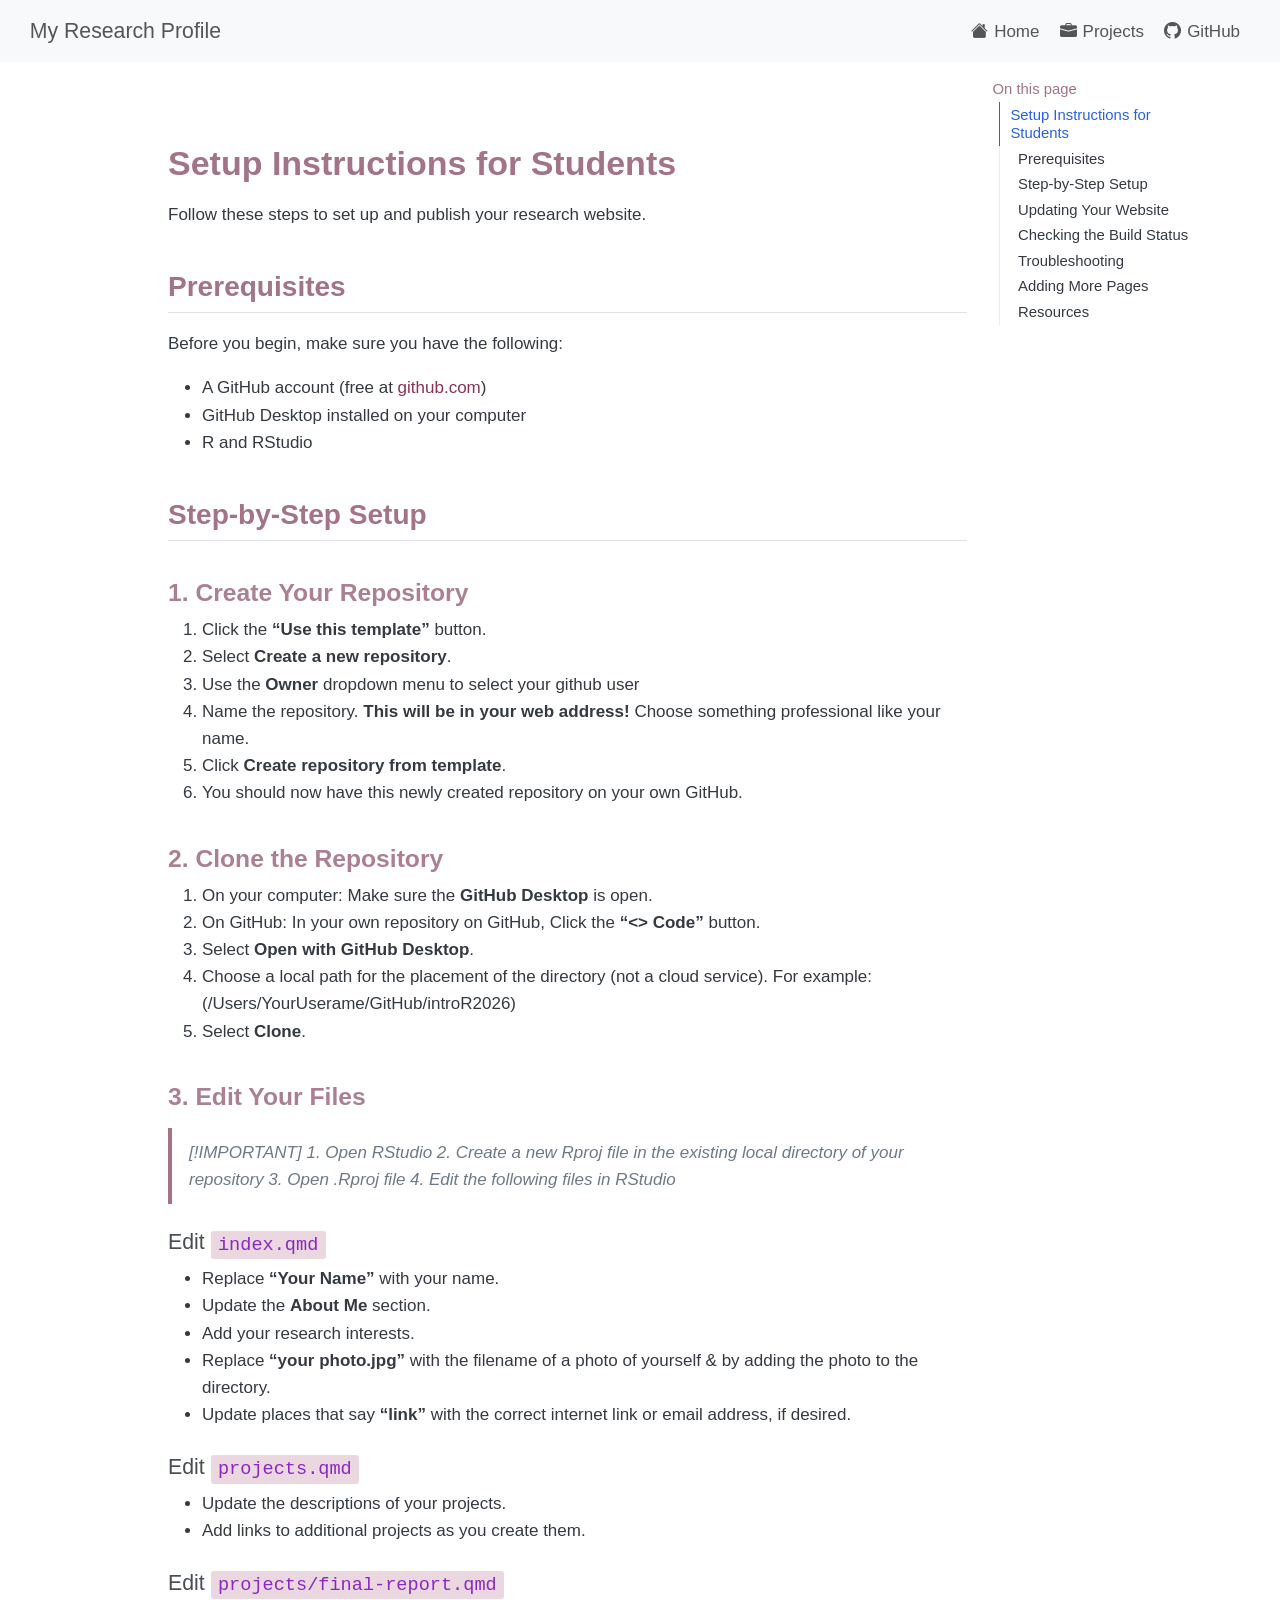
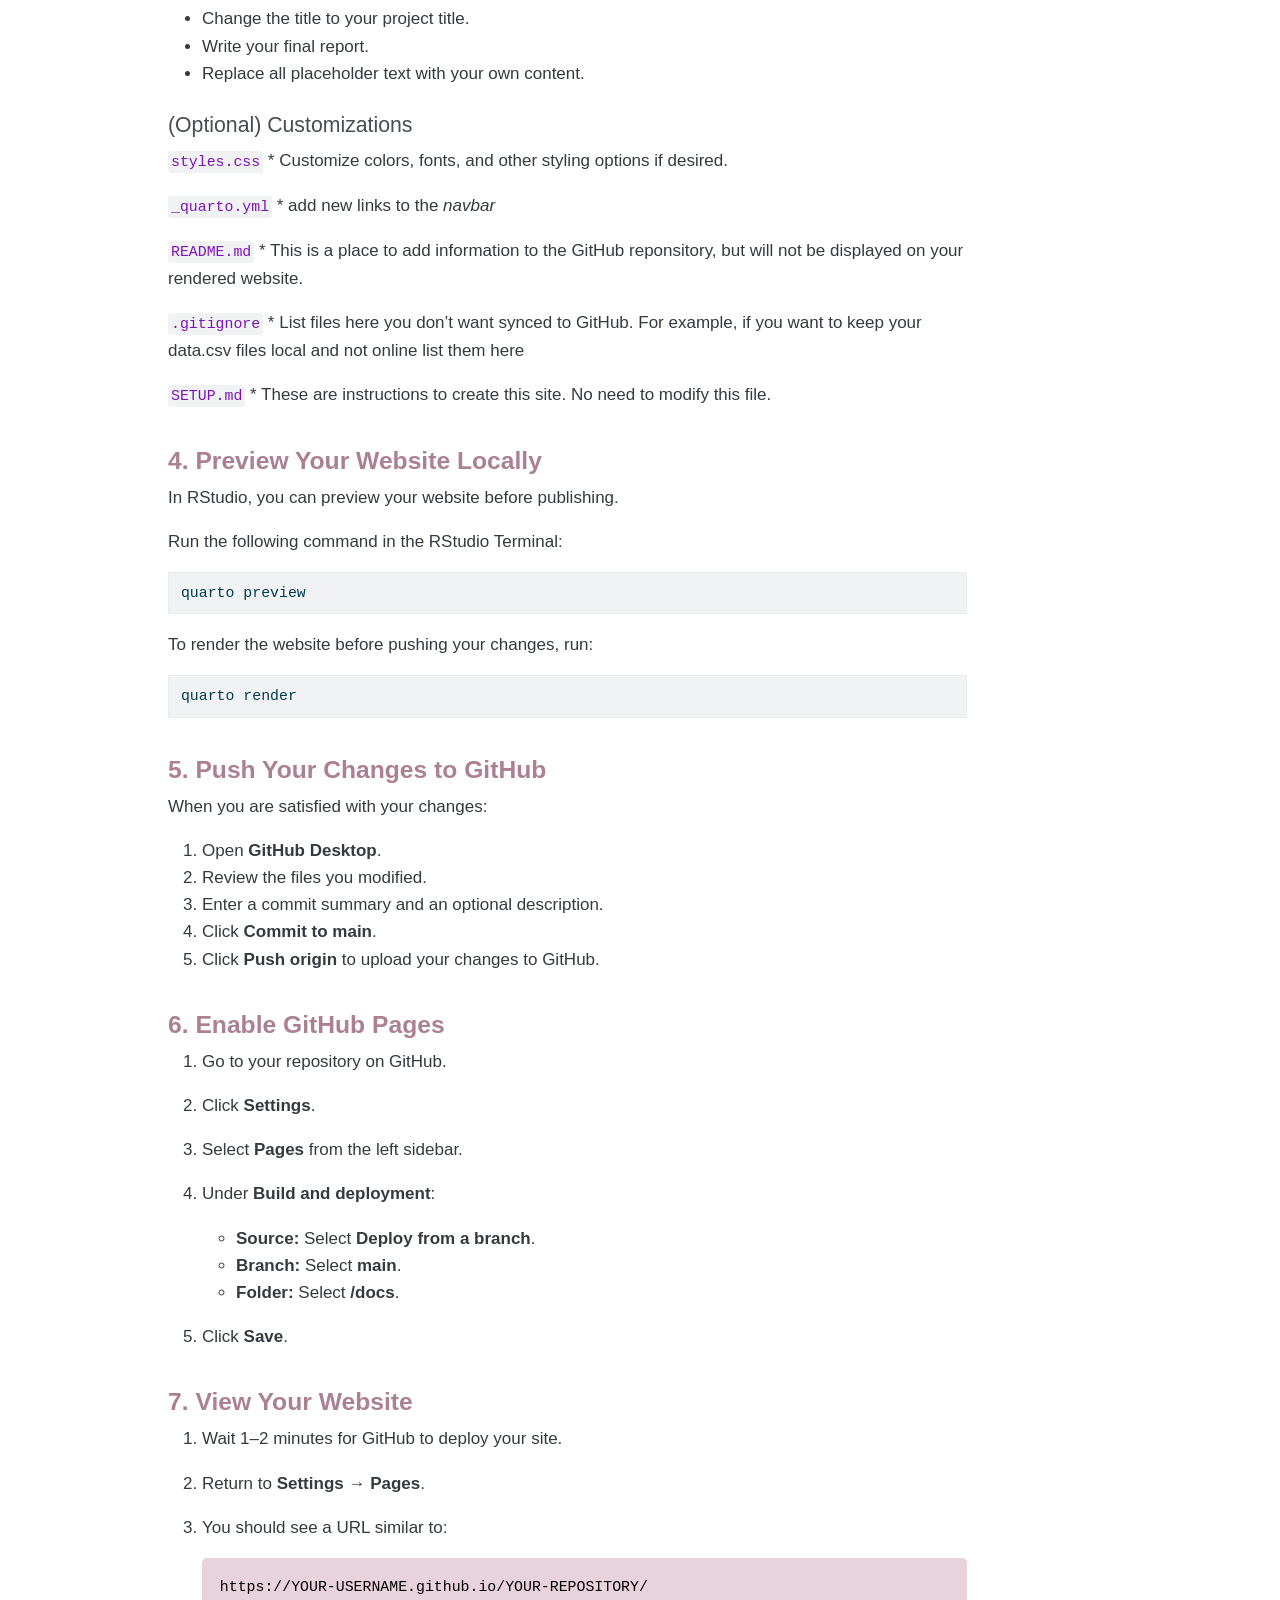
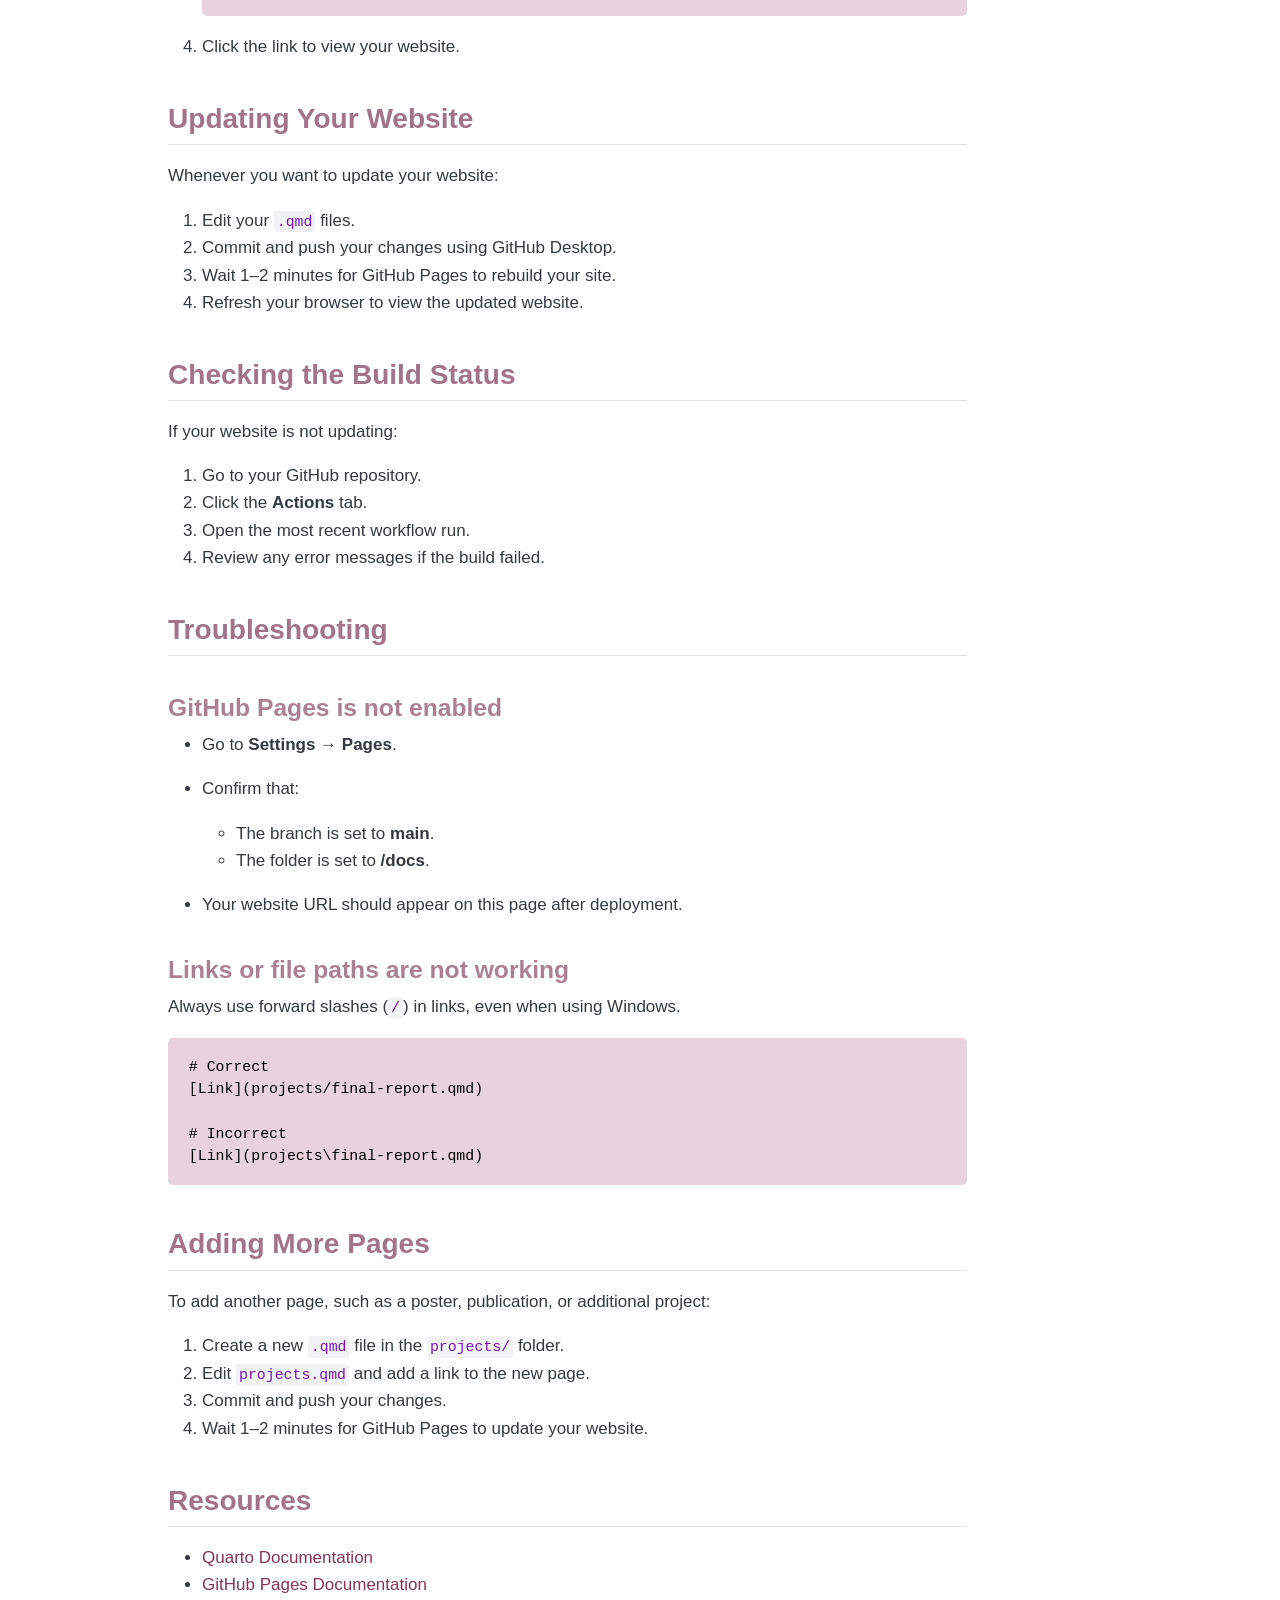
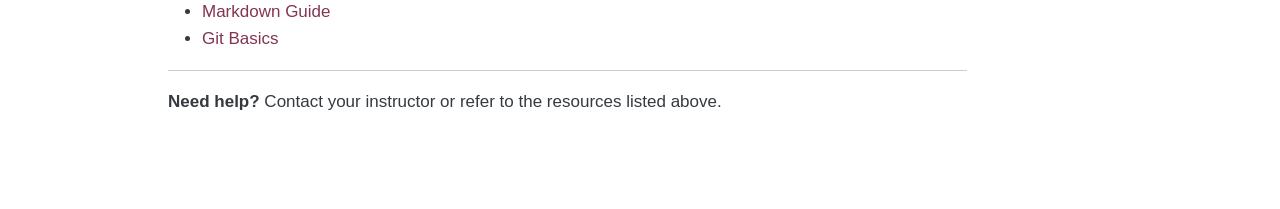
<file: docs/SETUP.html>
<!DOCTYPE html>
<html xmlns="http://www.w3.org/1999/xhtml" lang="en" xml:lang="en"><head>

<meta charset="utf-8">
<meta name="generator" content="quarto-1.9.38">

<meta name="viewport" content="width=device-width, initial-scale=1.0, user-scalable=yes">


<title>setup – My Research Profile</title>
<style>
/* Default styles provided by pandoc.
** See https://pandoc.org/MANUAL.html#variables-for-html for config info.
*/
code{white-space: pre-wrap;}
span.smallcaps{font-variant: small-caps;}
div.columns{display: flex; gap: min(4vw, 1.5em);}
div.column{flex: auto; overflow-x: auto;}
div.hanging-indent{margin-left: 1.5em; text-indent: -1.5em;}
ul.task-list{list-style: none;}
ul.task-list li input[type="checkbox"] {
  width: 0.8em;
  margin: 0 0.8em 0.2em -1em; /* quarto-specific, see https://github.com/quarto-dev/quarto-cli/issues/4556 */ 
  vertical-align: middle;
}
/* CSS for syntax highlighting */
html { -webkit-text-size-adjust: 100%; }
pre > code.sourceCode { white-space: pre; position: relative; }
pre > code.sourceCode > span { display: inline-block; line-height: 1.25; }
pre > code.sourceCode > span:empty { height: 1.2em; }
.sourceCode { overflow: visible; }
code.sourceCode > span { color: inherit; text-decoration: inherit; }
div.sourceCode { margin: 1em 0; }
pre.sourceCode { margin: 0; }
@media screen {
div.sourceCode { overflow: auto; }
}
@media print {
pre > code.sourceCode { white-space: pre-wrap; }
pre > code.sourceCode > span { text-indent: -5em; padding-left: 5em; }
}
pre.numberSource code
  { counter-reset: source-line 0; }
pre.numberSource code > span
  { position: relative; left: -4em; counter-increment: source-line; }
pre.numberSource code > span > a:first-child::before
  { content: counter(source-line);
    position: relative; left: -1em; text-align: right; vertical-align: baseline;
    border: none; display: inline-block;
    -webkit-touch-callout: none; -webkit-user-select: none;
    -khtml-user-select: none; -moz-user-select: none;
    -ms-user-select: none; user-select: none;
    padding: 0 4px; width: 4em;
  }
pre.numberSource { margin-left: 3em;  padding-left: 4px; }
div.sourceCode
  {   }
@media screen {
pre > code.sourceCode > span > a:first-child::before { text-decoration: underline; }
}
</style>


<script src="site_libs/quarto-nav/quarto-nav.js"></script>
<script src="site_libs/quarto-nav/headroom.min.js"></script>
<script src="site_libs/clipboard/clipboard.min.js"></script>
<script src="site_libs/quarto-search/autocomplete.umd.js"></script>
<script src="site_libs/quarto-search/fuse.min.js"></script>
<script src="site_libs/quarto-search/quarto-search.js"></script>
<meta name="quarto:offset" content="./">
<script src="site_libs/quarto-html/quarto.js" type="module"></script>
<script src="site_libs/quarto-html/tabsets/tabsets.js" type="module"></script>
<script src="site_libs/quarto-html/popper.min.js"></script>
<script src="site_libs/quarto-html/tippy.umd.min.js"></script>
<script src="site_libs/quarto-html/anchor.min.js"></script>
<link href="site_libs/quarto-html/tippy.css" rel="stylesheet">
<link href="site_libs/quarto-html/quarto-syntax-highlighting-15634bcf2e68342d4ad2dfa704d543f6.css" rel="stylesheet" id="quarto-text-highlighting-styles">
<script src="site_libs/bootstrap/bootstrap.min.js"></script>
<link href="site_libs/bootstrap/bootstrap-icons.css" rel="stylesheet">
<link href="site_libs/bootstrap/bootstrap-158031087360bce0ff56dc785ce39e06.min.css" rel="stylesheet" append-hash="true" id="quarto-bootstrap" data-mode="light">
<script id="quarto-search-options" type="application/json">{
  "location": "navbar",
  "copy-button": false,
  "collapse-after": 3,
  "panel-placement": "end",
  "type": "overlay",
  "limit": 50,
  "keyboard-shortcut": [
    "f",
    "/",
    "s"
  ],
  "show-item-context": false,
  "language": {
    "search-no-results-text": "No results",
    "search-matching-documents-text": "matching documents",
    "search-copy-link-title": "Copy link to search",
    "search-hide-matches-text": "Hide additional matches",
    "search-more-match-text": "more match in this document",
    "search-more-matches-text": "more matches in this document",
    "search-clear-button-title": "Clear",
    "search-text-placeholder": "",
    "search-detached-cancel-button-title": "Cancel",
    "search-submit-button-title": "Submit",
    "search-label": "Search"
  }
}</script>


<link rel="stylesheet" href="styles.css">
</head>

<body class="nav-fixed quarto-light">

<div id="quarto-search-results"></div>
  <header id="quarto-header" class="headroom fixed-top">
    <nav class="navbar navbar-expand-lg " data-bs-theme="dark">
      <div class="navbar-container container-fluid">
      <div class="navbar-brand-container mx-auto">
    <a class="navbar-brand" href="./index.html">
    <span class="navbar-title">My Research Profile</span>
    </a>
  </div>
          <button class="navbar-toggler" type="button" data-bs-toggle="collapse" data-bs-target="#navbarCollapse" aria-controls="navbarCollapse" role="menu" aria-expanded="false" aria-label="Toggle navigation" onclick="if (window.quartoToggleHeadroom) { window.quartoToggleHeadroom(); }">
  <span class="navbar-toggler-icon"></span>
</button>
          <div class="collapse navbar-collapse" id="navbarCollapse">
            <ul class="navbar-nav navbar-nav-scroll ms-auto">
  <li class="nav-item">
    <a class="nav-link" href="./index.html"> <i class="bi bi-house-fill" role="img">
</i> 
<span class="menu-text">Home</span></a>
  </li>  
  <li class="nav-item">
    <a class="nav-link" href="./projects.html"> <i class="bi bi-briefcase-fill" role="img">
</i> 
<span class="menu-text">Projects</span></a>
  </li>  
  <li class="nav-item">
    <a class="nav-link" href="https://github.com"> <i class="bi bi-github" role="img">
</i> 
<span class="menu-text">GitHub</span></a>
  </li>  
</ul>
          </div> <!-- /navcollapse -->
            <div class="quarto-navbar-tools">
</div>
      </div> <!-- /container-fluid -->
    </nav>
</header>
<!-- content -->
<div id="quarto-content" class="quarto-container page-columns page-rows-contents page-layout-article page-navbar">
<!-- sidebar -->
<!-- margin-sidebar -->
    <div id="quarto-margin-sidebar" class="sidebar margin-sidebar">
        <nav id="TOC" role="doc-toc" class="toc-active">
    <h2 id="toc-title">On this page</h2>
   
  <ul>
  <li><a href="#setup-instructions-for-students" id="toc-setup-instructions-for-students" class="nav-link active" data-scroll-target="#setup-instructions-for-students">Setup Instructions for Students</a>
  <ul class="collapse">
  <li><a href="#prerequisites" id="toc-prerequisites" class="nav-link" data-scroll-target="#prerequisites">Prerequisites</a></li>
  <li><a href="#step-by-step-setup" id="toc-step-by-step-setup" class="nav-link" data-scroll-target="#step-by-step-setup">Step-by-Step Setup</a>
  <ul class="collapse">
  <li><a href="#create-your-repository" id="toc-create-your-repository" class="nav-link" data-scroll-target="#create-your-repository">1. Create Your Repository</a></li>
  <li><a href="#clone-the-repository" id="toc-clone-the-repository" class="nav-link" data-scroll-target="#clone-the-repository">2. Clone the Repository</a></li>
  <li><a href="#edit-your-files" id="toc-edit-your-files" class="nav-link" data-scroll-target="#edit-your-files">3. Edit Your Files</a></li>
  <li><a href="#preview-your-website-locally" id="toc-preview-your-website-locally" class="nav-link" data-scroll-target="#preview-your-website-locally">4. Preview Your Website Locally</a></li>
  <li><a href="#push-your-changes-to-github" id="toc-push-your-changes-to-github" class="nav-link" data-scroll-target="#push-your-changes-to-github">5. Push Your Changes to GitHub</a></li>
  <li><a href="#enable-github-pages" id="toc-enable-github-pages" class="nav-link" data-scroll-target="#enable-github-pages">6. Enable GitHub Pages</a></li>
  <li><a href="#view-your-website" id="toc-view-your-website" class="nav-link" data-scroll-target="#view-your-website">7. View Your Website</a></li>
  </ul></li>
  <li><a href="#updating-your-website" id="toc-updating-your-website" class="nav-link" data-scroll-target="#updating-your-website">Updating Your Website</a></li>
  <li><a href="#checking-the-build-status" id="toc-checking-the-build-status" class="nav-link" data-scroll-target="#checking-the-build-status">Checking the Build Status</a></li>
  <li><a href="#troubleshooting" id="toc-troubleshooting" class="nav-link" data-scroll-target="#troubleshooting">Troubleshooting</a>
  <ul class="collapse">
  <li><a href="#github-pages-is-not-enabled" id="toc-github-pages-is-not-enabled" class="nav-link" data-scroll-target="#github-pages-is-not-enabled">GitHub Pages is not enabled</a></li>
  <li><a href="#links-or-file-paths-are-not-working" id="toc-links-or-file-paths-are-not-working" class="nav-link" data-scroll-target="#links-or-file-paths-are-not-working">Links or file paths are not working</a></li>
  </ul></li>
  <li><a href="#adding-more-pages" id="toc-adding-more-pages" class="nav-link" data-scroll-target="#adding-more-pages">Adding More Pages</a></li>
  <li><a href="#resources" id="toc-resources" class="nav-link" data-scroll-target="#resources">Resources</a></li>
  </ul></li>
  </ul>
</nav>
    </div>
<!-- main -->
<main class="content" id="quarto-document-content"><header id="title-block-header" class="quarto-title-block"></header>




<section id="setup-instructions-for-students" class="level1">
<h1>Setup Instructions for Students</h1>
<p>Follow these steps to set up and publish your research website.</p>
<section id="prerequisites" class="level2">
<h2 class="anchored" data-anchor-id="prerequisites">Prerequisites</h2>
<p>Before you begin, make sure you have the following:</p>
<ul>
<li>A GitHub account (free at <a href="https://github.com">github.com</a>)</li>
<li>GitHub Desktop installed on your computer</li>
<li>R and RStudio</li>
</ul>
</section>
<section id="step-by-step-setup" class="level2">
<h2 class="anchored" data-anchor-id="step-by-step-setup">Step-by-Step Setup</h2>
<section id="create-your-repository" class="level3">
<h3 class="anchored" data-anchor-id="create-your-repository">1. Create Your Repository</h3>
<ol type="1">
<li>Click the <strong>“Use this template”</strong> button.</li>
<li>Select <strong>Create a new repository</strong>.</li>
<li>Use the <strong>Owner</strong> dropdown menu to select your github user</li>
<li>Name the repository. <strong>This will be in your web address!</strong> Choose something professional like your name.</li>
<li>Click <strong>Create repository from template</strong>.</li>
<li>You should now have this newly created repository on your own GitHub.</li>
</ol>
</section>
<section id="clone-the-repository" class="level3">
<h3 class="anchored" data-anchor-id="clone-the-repository">2. Clone the Repository</h3>
<ol type="1">
<li>On your computer: Make sure the <strong>GitHub Desktop</strong> is open.</li>
<li>On GitHub: In your own repository on GitHub, Click the <strong>“&lt;&gt; Code”</strong> button.</li>
<li>Select <strong>Open with GitHub Desktop</strong>.</li>
<li>Choose a local path for the placement of the directory (not a cloud service). For example: (/Users/YourUserame/GitHub/introR2026)</li>
<li>Select <strong>Clone</strong>.</li>
</ol>
</section>
<section id="edit-your-files" class="level3">
<h3 class="anchored" data-anchor-id="edit-your-files">3. Edit Your Files</h3>
<blockquote class="blockquote">
<p>[!IMPORTANT] 1. Open RStudio 2. Create a new Rproj file in the existing local directory of your repository 3. Open .Rproj file 4. Edit the following files in RStudio</p>
</blockquote>
<section id="edit-index.qmd" class="level4">
<h4 class="anchored" data-anchor-id="edit-index.qmd">Edit <code>index.qmd</code></h4>
<ul>
<li>Replace <strong>“Your Name”</strong> with your name.</li>
<li>Update the <strong>About Me</strong> section.</li>
<li>Add your research interests.</li>
<li>Replace <strong>“your photo.jpg”</strong> with the filename of a photo of yourself &amp; by adding the photo to the directory.</li>
<li>Update places that say <strong>“link”</strong> with the correct internet link or email address, if desired.</li>
</ul>
</section>
<section id="edit-projects.qmd" class="level4">
<h4 class="anchored" data-anchor-id="edit-projects.qmd">Edit <code>projects.qmd</code></h4>
<ul>
<li>Update the descriptions of your projects.</li>
<li>Add links to additional projects as you create them.</li>
</ul>
</section>
<section id="edit-projectsfinal-report.qmd" class="level4">
<h4 class="anchored" data-anchor-id="edit-projectsfinal-report.qmd">Edit <code>projects/final-report.qmd</code></h4>
<ul>
<li>Change the title to your project title.</li>
<li>Write your final report.</li>
<li>Replace all placeholder text with your own content.</li>
</ul>
</section>
<section id="optional-customizations" class="level4">
<h4 class="anchored" data-anchor-id="optional-customizations">(Optional) Customizations</h4>
<p><code>styles.css</code> * Customize colors, fonts, and other styling options if desired.</p>
<p><code>_quarto.yml</code> * add new links to the <em>navbar</em></p>
<p><code>README.md</code> * This is a place to add information to the GitHub reponsitory, but will not be displayed on your rendered website.</p>
<p><code>.gitignore</code> * List files here you don’t want synced to GitHub. For example, if you want to keep your data.csv files local and not online list them here</p>
<p><code>SETUP.md</code> * These are instructions to create this site. No need to modify this file.</p>
</section>
</section>
<section id="preview-your-website-locally" class="level3">
<h3 class="anchored" data-anchor-id="preview-your-website-locally">4. Preview Your Website Locally</h3>
<p>In RStudio, you can preview your website before publishing.</p>
<p>Run the following command in the RStudio Terminal:</p>
<div class="code-copy-outer-scaffold"><div class="sourceCode" id="cb1"><pre class="sourceCode bash code-with-copy"><code class="sourceCode bash"><span id="cb1-1"><a href="#cb1-1" aria-hidden="true" tabindex="-1"></a><span class="ex">quarto</span> preview</span></code></pre></div><button title="Copy to Clipboard" class="code-copy-button"><i class="bi"></i></button></div>
<p>To render the website before pushing your changes, run:</p>
<div class="code-copy-outer-scaffold"><div class="sourceCode" id="cb2"><pre class="sourceCode bash code-with-copy"><code class="sourceCode bash"><span id="cb2-1"><a href="#cb2-1" aria-hidden="true" tabindex="-1"></a><span class="ex">quarto</span> render</span></code></pre></div><button title="Copy to Clipboard" class="code-copy-button"><i class="bi"></i></button></div>
</section>
<section id="push-your-changes-to-github" class="level3">
<h3 class="anchored" data-anchor-id="push-your-changes-to-github">5. Push Your Changes to GitHub</h3>
<p>When you are satisfied with your changes:</p>
<ol type="1">
<li>Open <strong>GitHub Desktop</strong>.</li>
<li>Review the files you modified.</li>
<li>Enter a commit summary and an optional description.</li>
<li>Click <strong>Commit to main</strong>.</li>
<li>Click <strong>Push origin</strong> to upload your changes to GitHub.</li>
</ol>
</section>
<section id="enable-github-pages" class="level3">
<h3 class="anchored" data-anchor-id="enable-github-pages">6. Enable GitHub Pages</h3>
<ol type="1">
<li><p>Go to your repository on GitHub.</p></li>
<li><p>Click <strong>Settings</strong>.</p></li>
<li><p>Select <strong>Pages</strong> from the left sidebar.</p></li>
<li><p>Under <strong>Build and deployment</strong>:</p>
<ul>
<li><strong>Source:</strong> Select <strong>Deploy from a branch</strong>.</li>
<li><strong>Branch:</strong> Select <strong>main</strong>.</li>
<li><strong>Folder:</strong> Select <strong>/docs</strong>.</li>
</ul></li>
<li><p>Click <strong>Save</strong>.</p></li>
</ol>
</section>
<section id="view-your-website" class="level3">
<h3 class="anchored" data-anchor-id="view-your-website">7. View Your Website</h3>
<ol type="1">
<li><p>Wait 1–2 minutes for GitHub to deploy your site.</p></li>
<li><p>Return to <strong>Settings → Pages</strong>.</p></li>
<li><p>You should see a URL similar to:</p>
<pre><code>https://YOUR-USERNAME.github.io/YOUR-REPOSITORY/</code></pre></li>
<li><p>Click the link to view your website.</p></li>
</ol>
</section>
</section>
<section id="updating-your-website" class="level2">
<h2 class="anchored" data-anchor-id="updating-your-website">Updating Your Website</h2>
<p>Whenever you want to update your website:</p>
<ol type="1">
<li>Edit your <code>.qmd</code> files.</li>
<li>Commit and push your changes using GitHub Desktop.</li>
<li>Wait 1–2 minutes for GitHub Pages to rebuild your site.</li>
<li>Refresh your browser to view the updated website.</li>
</ol>
</section>
<section id="checking-the-build-status" class="level2">
<h2 class="anchored" data-anchor-id="checking-the-build-status">Checking the Build Status</h2>
<p>If your website is not updating:</p>
<ol type="1">
<li>Go to your GitHub repository.</li>
<li>Click the <strong>Actions</strong> tab.</li>
<li>Open the most recent workflow run.</li>
<li>Review any error messages if the build failed.</li>
</ol>
</section>
<section id="troubleshooting" class="level2">
<h2 class="anchored" data-anchor-id="troubleshooting">Troubleshooting</h2>
<section id="github-pages-is-not-enabled" class="level3">
<h3 class="anchored" data-anchor-id="github-pages-is-not-enabled">GitHub Pages is not enabled</h3>
<ul>
<li><p>Go to <strong>Settings → Pages</strong>.</p></li>
<li><p>Confirm that:</p>
<ul>
<li>The branch is set to <strong>main</strong>.</li>
<li>The folder is set to <strong>/docs</strong>.</li>
</ul></li>
<li><p>Your website URL should appear on this page after deployment.</p></li>
</ul>
</section>
<section id="links-or-file-paths-are-not-working" class="level3">
<h3 class="anchored" data-anchor-id="links-or-file-paths-are-not-working">Links or file paths are not working</h3>
<p>Always use forward slashes (<code>/</code>) in links, even when using Windows.</p>
<pre class="text"><code># Correct
[Link](projects/final-report.qmd)

# Incorrect
[Link](projects\final-report.qmd)</code></pre>
</section>
</section>
<section id="adding-more-pages" class="level2">
<h2 class="anchored" data-anchor-id="adding-more-pages">Adding More Pages</h2>
<p>To add another page, such as a poster, publication, or additional project:</p>
<ol type="1">
<li>Create a new <code>.qmd</code> file in the <code>projects/</code> folder.</li>
<li>Edit <code>projects.qmd</code> and add a link to the new page.</li>
<li>Commit and push your changes.</li>
<li>Wait 1–2 minutes for GitHub Pages to update your website.</li>
</ol>
</section>
<section id="resources" class="level2">
<h2 class="anchored" data-anchor-id="resources">Resources</h2>
<ul>
<li><a href="https://quarto.org/">Quarto Documentation</a></li>
<li><a href="https://docs.github.com/en/pages">GitHub Pages Documentation</a></li>
<li><a href="https://www.markdownguide.org/">Markdown Guide</a></li>
<li><a href="https://git-scm.com/book/en/v2/Getting-Started-Git-Basics">Git Basics</a></li>
</ul>
<hr>
<p><strong>Need help?</strong> Contact your instructor or refer to the resources listed above.</p>


</section>
</section>

</main> <!-- /main -->
<script id="quarto-html-after-body" type="application/javascript">
  window.document.addEventListener("DOMContentLoaded", function (event) {
    const icon = "";
    const anchorJS = new window.AnchorJS();
    anchorJS.options = {
      placement: 'right',
      icon: icon
    };
    anchorJS.add('.anchored');
    const isCodeAnnotation = (el) => {
      for (const clz of el.classList) {
        if (clz.startsWith('code-annotation-')) {                     
          return true;
        }
      }
      return false;
    }
    const onCopySuccess = function(e) {
      // button target
      const button = e.trigger;
      // don't keep focus
      button.blur();
      // flash "checked"
      button.classList.add('code-copy-button-checked');
      var currentTitle = button.getAttribute("title");
      button.setAttribute("title", "Copied!");
      let tooltip;
      if (window.bootstrap) {
        button.setAttribute("data-bs-toggle", "tooltip");
        button.setAttribute("data-bs-placement", "left");
        button.setAttribute("data-bs-title", "Copied!");
        tooltip = new bootstrap.Tooltip(button, 
          { trigger: "manual", 
            customClass: "code-copy-button-tooltip",
            offset: [0, -8]});
        tooltip.show();    
      }
      setTimeout(function() {
        if (tooltip) {
          tooltip.hide();
          button.removeAttribute("data-bs-title");
          button.removeAttribute("data-bs-toggle");
          button.removeAttribute("data-bs-placement");
        }
        button.setAttribute("title", currentTitle);
        button.classList.remove('code-copy-button-checked');
      }, 1000);
      // clear code selection
      e.clearSelection();
    }
    const getTextToCopy = function(trigger) {
      const outerScaffold = trigger.parentElement.cloneNode(true);
      const codeEl = outerScaffold.querySelector('code');
      for (const childEl of codeEl.children) {
        if (isCodeAnnotation(childEl)) {
          childEl.remove();
        }
      }
      return codeEl.innerText;
    }
    const clipboard = new window.ClipboardJS('.code-copy-button:not([data-in-quarto-modal])', {
      text: getTextToCopy
    });
    clipboard.on('success', onCopySuccess);
    if (window.document.getElementById('quarto-embedded-source-code-modal')) {
      const clipboardModal = new window.ClipboardJS('.code-copy-button[data-in-quarto-modal]', {
        text: getTextToCopy,
        container: window.document.getElementById('quarto-embedded-source-code-modal')
      });
      clipboardModal.on('success', onCopySuccess);
    }
      var localhostRegex = new RegExp(/^(?:http|https):\/\/localhost\:?[0-9]*\//);
      var mailtoRegex = new RegExp(/^mailto:/);
        var filterRegex = new RegExp('/' + window.location.host + '/');
      var isInternal = (href) => {
          return filterRegex.test(href) || localhostRegex.test(href) || mailtoRegex.test(href);
      }
      // Inspect non-navigation links and adorn them if external
     var links = window.document.querySelectorAll('a[href]:not(.nav-link):not(.navbar-brand):not(.toc-action):not(.sidebar-link):not(.sidebar-item-toggle):not(.pagination-link):not(.no-external):not([aria-hidden]):not(.dropdown-item):not(.quarto-navigation-tool):not(.about-link)');
      for (var i=0; i<links.length; i++) {
        const link = links[i];
        if (!isInternal(link.href)) {
          // undo the damage that might have been done by quarto-nav.js in the case of
          // links that we want to consider external
          if (link.dataset.originalHref !== undefined) {
            link.href = link.dataset.originalHref;
          }
        }
      }
    function tippyHover(el, contentFn, onTriggerFn, onUntriggerFn) {
      const config = {
        allowHTML: true,
        maxWidth: 500,
        delay: 100,
        arrow: false,
        appendTo: function(el) {
            return el.parentElement;
        },
        interactive: true,
        interactiveBorder: 10,
        theme: 'quarto',
        placement: 'bottom-start',
      };
      if (contentFn) {
        config.content = contentFn;
      }
      if (onTriggerFn) {
        config.onTrigger = onTriggerFn;
      }
      if (onUntriggerFn) {
        config.onUntrigger = onUntriggerFn;
      }
      window.tippy(el, config); 
    }
    const noterefs = window.document.querySelectorAll('a[role="doc-noteref"]');
    for (var i=0; i<noterefs.length; i++) {
      const ref = noterefs[i];
      tippyHover(ref, function() {
        // use id or data attribute instead here
        let href = ref.getAttribute('data-footnote-href') || ref.getAttribute('href');
        try { href = new URL(href).hash; } catch {}
        const id = href.replace(/^#\/?/, "");
        const note = window.document.getElementById(id);
        if (note) {
          return note.innerHTML;
        } else {
          return "";
        }
      });
    }
    const xrefs = window.document.querySelectorAll('a.quarto-xref');
    const processXRef = (id, note) => {
      // Strip column container classes
      const stripColumnClz = (el) => {
        el.classList.remove("page-full", "page-columns");
        if (el.children) {
          for (const child of el.children) {
            stripColumnClz(child);
          }
        }
      }
      stripColumnClz(note)
      if (id === null || id.startsWith('sec-')) {
        // Special case sections, only their first couple elements
        const container = document.createElement("div");
        if (note.children && note.children.length > 2) {
          container.appendChild(note.children[0].cloneNode(true));
          for (let i = 1; i < note.children.length; i++) {
            const child = note.children[i];
            if (child.tagName === "P" && child.innerText === "") {
              continue;
            } else {
              container.appendChild(child.cloneNode(true));
              break;
            }
          }
          if (window.Quarto?.typesetMath) {
            window.Quarto.typesetMath(container);
          }
          return container.innerHTML
        } else {
          if (window.Quarto?.typesetMath) {
            window.Quarto.typesetMath(note);
          }
          return note.innerHTML;
        }
      } else {
        // Remove any anchor links if they are present
        const anchorLink = note.querySelector('a.anchorjs-link');
        if (anchorLink) {
          anchorLink.remove();
        }
        if (window.Quarto?.typesetMath) {
          window.Quarto.typesetMath(note);
        }
        if (note.classList.contains("callout")) {
          return note.outerHTML;
        } else {
          return note.innerHTML;
        }
      }
    }
    for (var i=0; i<xrefs.length; i++) {
      const xref = xrefs[i];
      tippyHover(xref, undefined, function(instance) {
        instance.disable();
        let url = xref.getAttribute('href');
        let hash = undefined; 
        if (url.startsWith('#')) {
          hash = url;
        } else {
          try { hash = new URL(url).hash; } catch {}
        }
        if (hash) {
          const id = hash.replace(/^#\/?/, "");
          const note = window.document.getElementById(id);
          if (note !== null) {
            try {
              const html = processXRef(id, note.cloneNode(true));
              instance.setContent(html);
            } finally {
              instance.enable();
              instance.show();
            }
          } else {
            // See if we can fetch this
            fetch(url.split('#')[0])
            .then(res => res.text())
            .then(html => {
              const parser = new DOMParser();
              const htmlDoc = parser.parseFromString(html, "text/html");
              const note = htmlDoc.getElementById(id);
              if (note !== null) {
                const html = processXRef(id, note);
                instance.setContent(html);
              } 
            }).finally(() => {
              instance.enable();
              instance.show();
            });
          }
        } else {
          // See if we can fetch a full url (with no hash to target)
          // This is a special case and we should probably do some content thinning / targeting
          fetch(url)
          .then(res => res.text())
          .then(html => {
            const parser = new DOMParser();
            const htmlDoc = parser.parseFromString(html, "text/html");
            const note = htmlDoc.querySelector('main.content');
            if (note !== null) {
              // This should only happen for chapter cross references
              // (since there is no id in the URL)
              // remove the first header
              if (note.children.length > 0 && note.children[0].tagName === "HEADER") {
                note.children[0].remove();
              }
              const html = processXRef(null, note);
              instance.setContent(html);
            } 
          }).finally(() => {
            instance.enable();
            instance.show();
          });
        }
      }, function(instance) {
      });
    }
        let selectedAnnoteEl;
        const selectorForAnnotation = ( cell, annotation) => {
          let cellAttr = 'data-code-cell="' + cell + '"';
          let lineAttr = 'data-code-annotation="' +  annotation + '"';
          const selector = 'span[' + cellAttr + '][' + lineAttr + ']';
          return selector;
        }
        const selectCodeLines = (annoteEl) => {
          const doc = window.document;
          const targetCell = annoteEl.getAttribute("data-target-cell");
          const targetAnnotation = annoteEl.getAttribute("data-target-annotation");
          const annoteSpan = window.document.querySelector(selectorForAnnotation(targetCell, targetAnnotation));
          const lines = annoteSpan.getAttribute("data-code-lines").split(",");
          const lineIds = lines.map((line) => {
            return targetCell + "-" + line;
          })
          let top = null;
          let height = null;
          let parent = null;
          if (lineIds.length > 0) {
              //compute the position of the single el (top and bottom and make a div)
              const el = window.document.getElementById(lineIds[0]);
              top = el.offsetTop;
              height = el.offsetHeight;
              parent = el.parentElement.parentElement;
            if (lineIds.length > 1) {
              const lastEl = window.document.getElementById(lineIds[lineIds.length - 1]);
              const bottom = lastEl.offsetTop + lastEl.offsetHeight;
              height = bottom - top;
            }
            if (top !== null && height !== null && parent !== null) {
              // cook up a div (if necessary) and position it 
              let div = window.document.getElementById("code-annotation-line-highlight");
              if (div === null) {
                div = window.document.createElement("div");
                div.setAttribute("id", "code-annotation-line-highlight");
                div.style.position = 'absolute';
                parent.appendChild(div);
              }
              div.style.top = top - 2 + "px";
              div.style.height = height + 4 + "px";
              div.style.left = 0;
              let gutterDiv = window.document.getElementById("code-annotation-line-highlight-gutter");
              if (gutterDiv === null) {
                gutterDiv = window.document.createElement("div");
                gutterDiv.setAttribute("id", "code-annotation-line-highlight-gutter");
                gutterDiv.style.position = 'absolute';
                const codeCell = window.document.getElementById(targetCell);
                const gutter = codeCell.querySelector('.code-annotation-gutter');
                gutter.appendChild(gutterDiv);
              }
              gutterDiv.style.top = top - 2 + "px";
              gutterDiv.style.height = height + 4 + "px";
            }
            selectedAnnoteEl = annoteEl;
          }
        };
        const unselectCodeLines = () => {
          const elementsIds = ["code-annotation-line-highlight", "code-annotation-line-highlight-gutter"];
          elementsIds.forEach((elId) => {
            const div = window.document.getElementById(elId);
            if (div) {
              div.remove();
            }
          });
          selectedAnnoteEl = undefined;
        };
          // Handle positioning of the toggle
      window.addEventListener(
        "resize",
        throttle(() => {
          elRect = undefined;
          if (selectedAnnoteEl) {
            selectCodeLines(selectedAnnoteEl);
          }
        }, 10)
      );
      function throttle(fn, ms) {
      let throttle = false;
      let timer;
        return (...args) => {
          if(!throttle) { // first call gets through
              fn.apply(this, args);
              throttle = true;
          } else { // all the others get throttled
              if(timer) clearTimeout(timer); // cancel #2
              timer = setTimeout(() => {
                fn.apply(this, args);
                timer = throttle = false;
              }, ms);
          }
        };
      }
        // Attach click handler to the DT
        const annoteDls = window.document.querySelectorAll('dt[data-target-cell]');
        for (const annoteDlNode of annoteDls) {
          annoteDlNode.addEventListener('click', (event) => {
            const clickedEl = event.target;
            if (clickedEl !== selectedAnnoteEl) {
              unselectCodeLines();
              const activeEl = window.document.querySelector('dt[data-target-cell].code-annotation-active');
              if (activeEl) {
                activeEl.classList.remove('code-annotation-active');
              }
              selectCodeLines(clickedEl);
              clickedEl.classList.add('code-annotation-active');
            } else {
              // Unselect the line
              unselectCodeLines();
              clickedEl.classList.remove('code-annotation-active');
            }
          });
        }
    const findCites = (el) => {
      const parentEl = el.parentElement;
      if (parentEl) {
        const cites = parentEl.dataset.cites;
        if (cites) {
          return {
            el,
            cites: cites.split(' ')
          };
        } else {
          return findCites(el.parentElement)
        }
      } else {
        return undefined;
      }
    };
    var bibliorefs = window.document.querySelectorAll('a[role="doc-biblioref"]');
    for (var i=0; i<bibliorefs.length; i++) {
      const ref = bibliorefs[i];
      const citeInfo = findCites(ref);
      if (citeInfo) {
        tippyHover(citeInfo.el, function() {
          var popup = window.document.createElement('div');
          citeInfo.cites.forEach(function(cite) {
            var citeDiv = window.document.createElement('div');
            citeDiv.classList.add('hanging-indent');
            citeDiv.classList.add('csl-entry');
            var biblioDiv = window.document.getElementById('ref-' + cite);
            if (biblioDiv) {
              citeDiv.innerHTML = biblioDiv.innerHTML;
            }
            popup.appendChild(citeDiv);
          });
          return popup.innerHTML;
        });
      }
    }
  });
  </script>
</div> <!-- /content -->




</body></html>
</file>
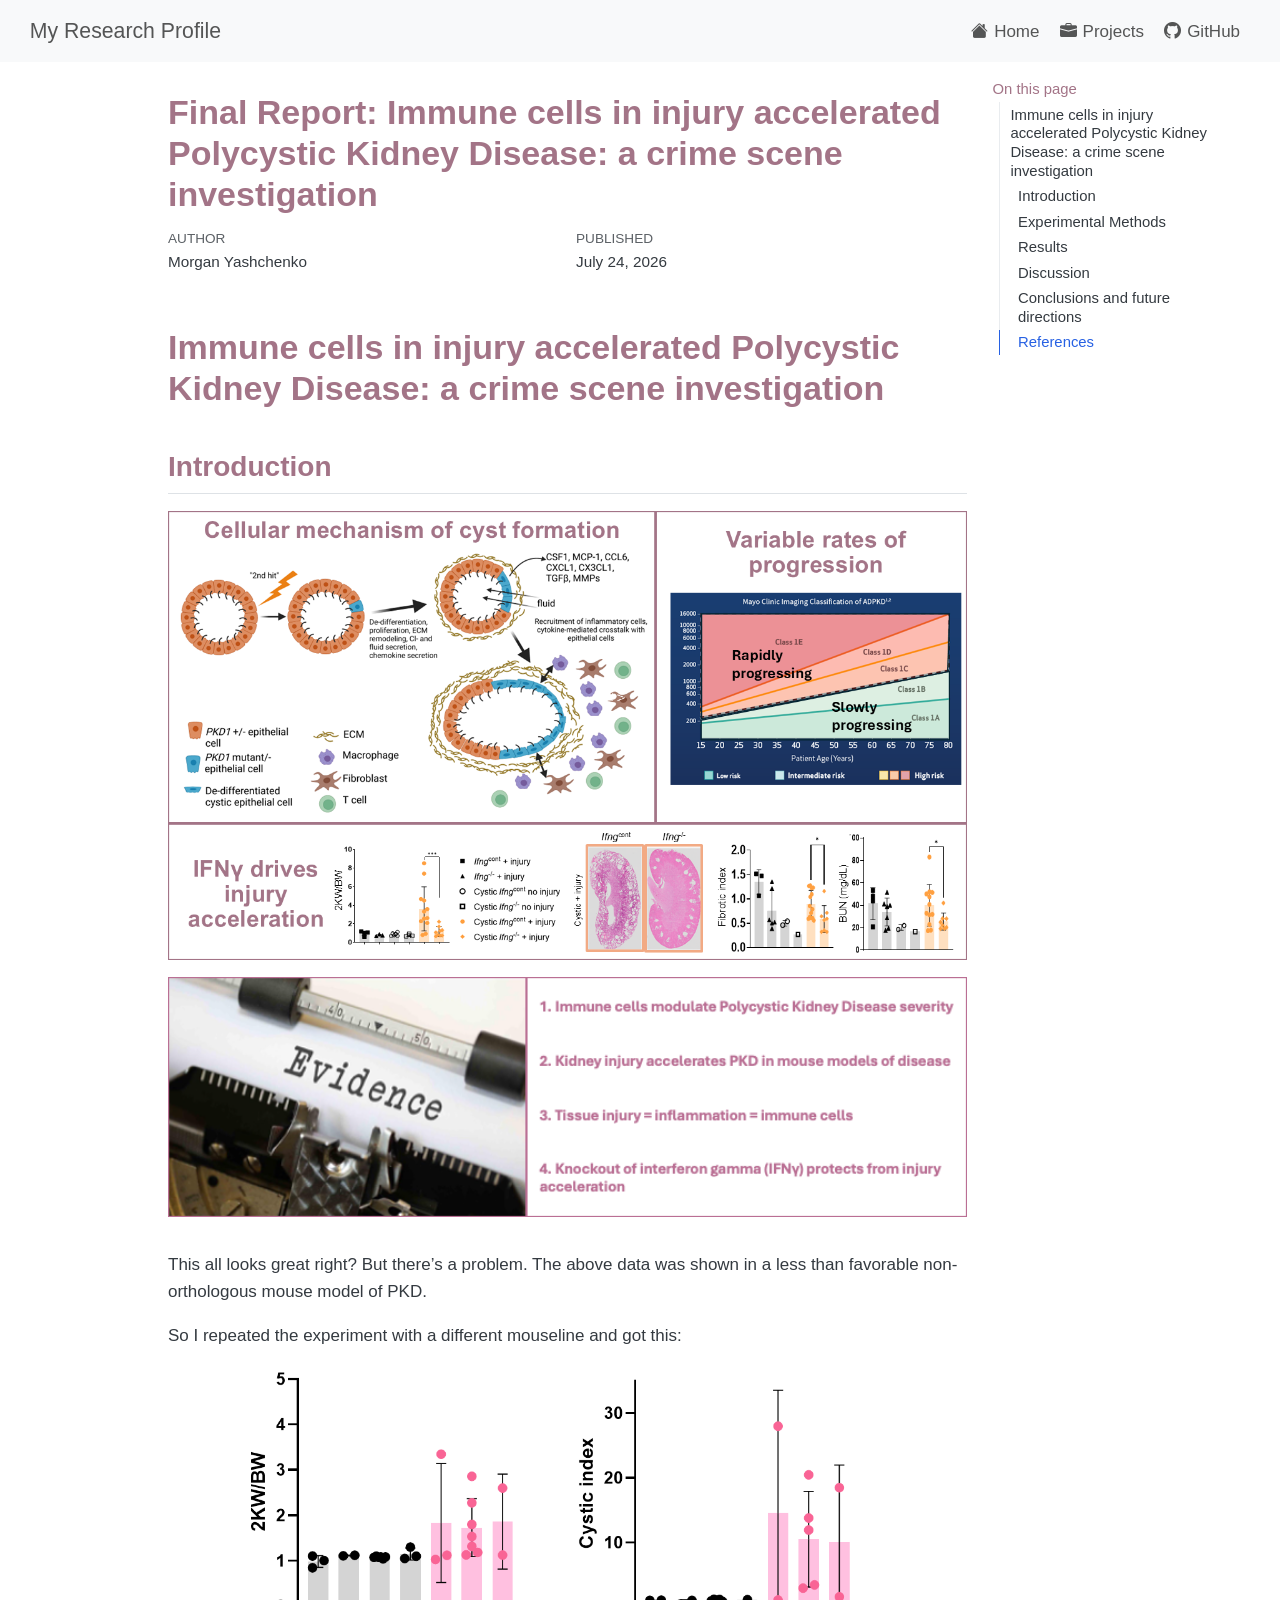
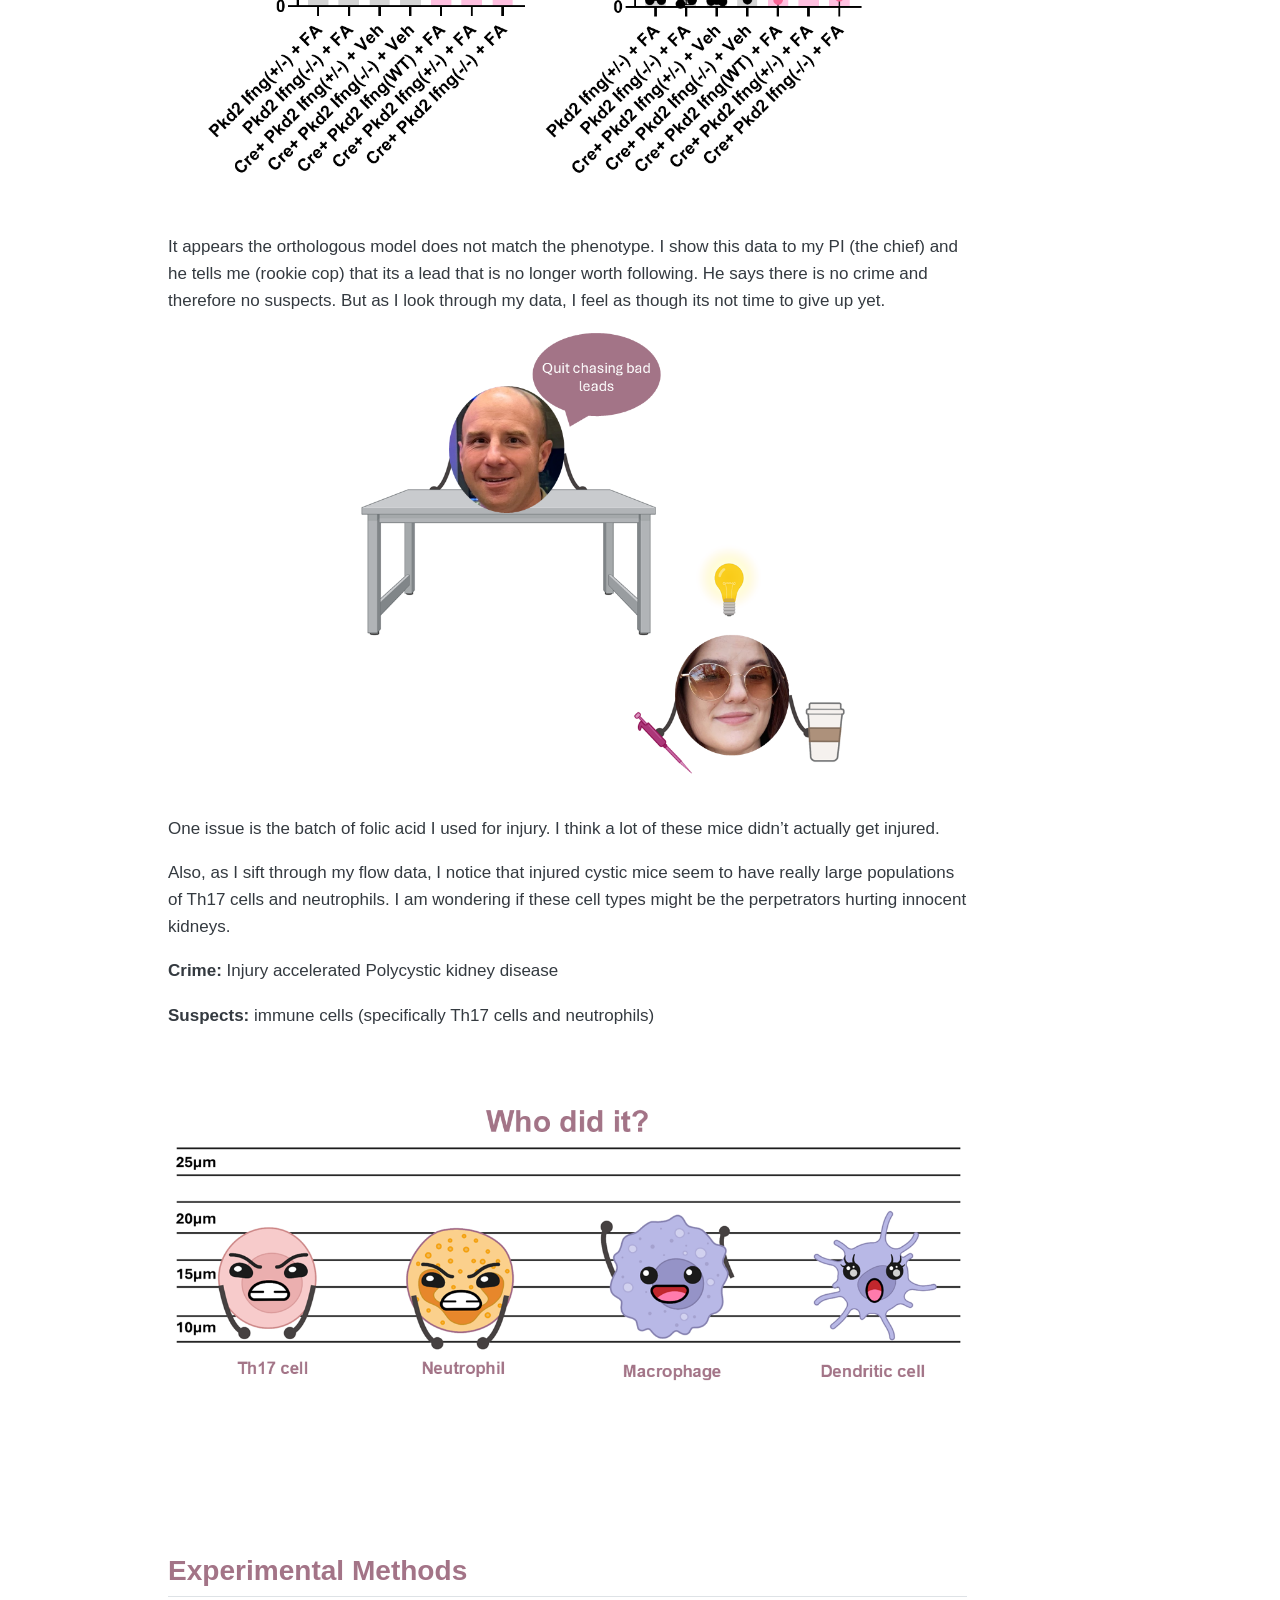
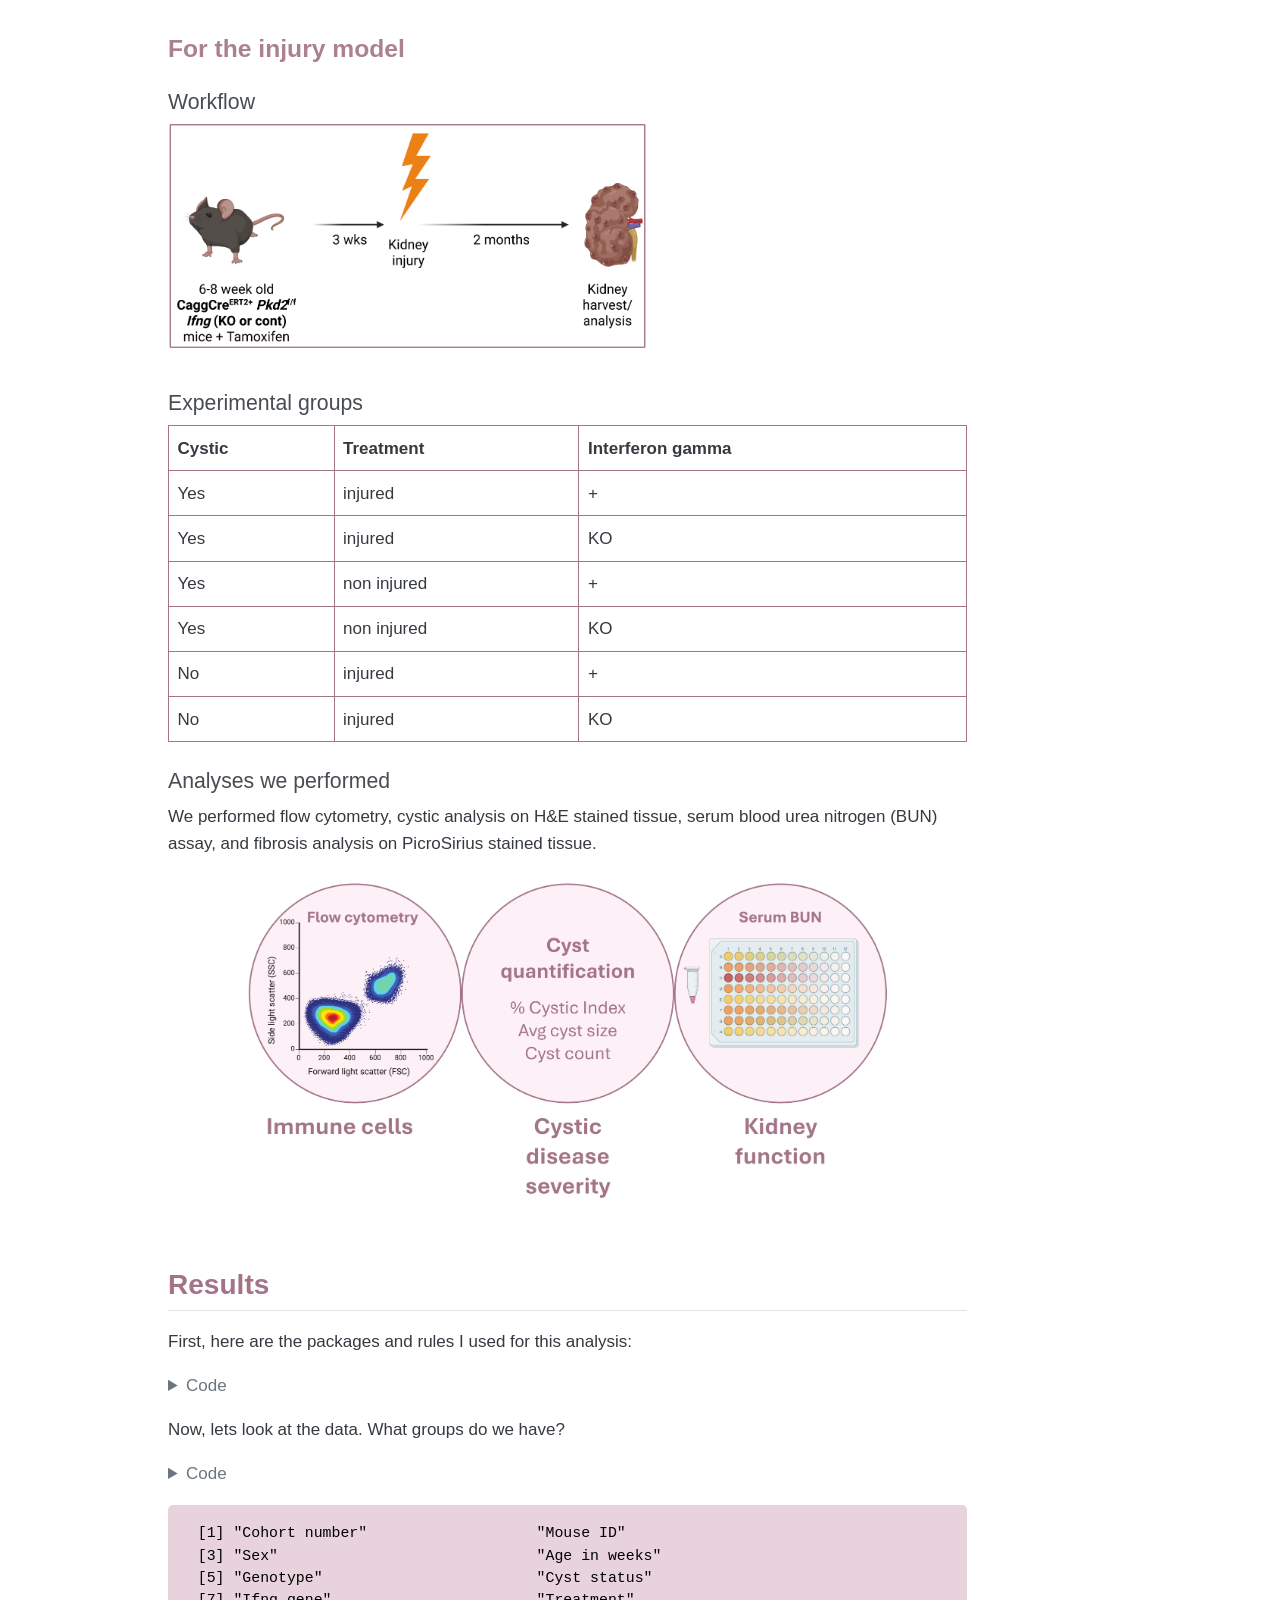
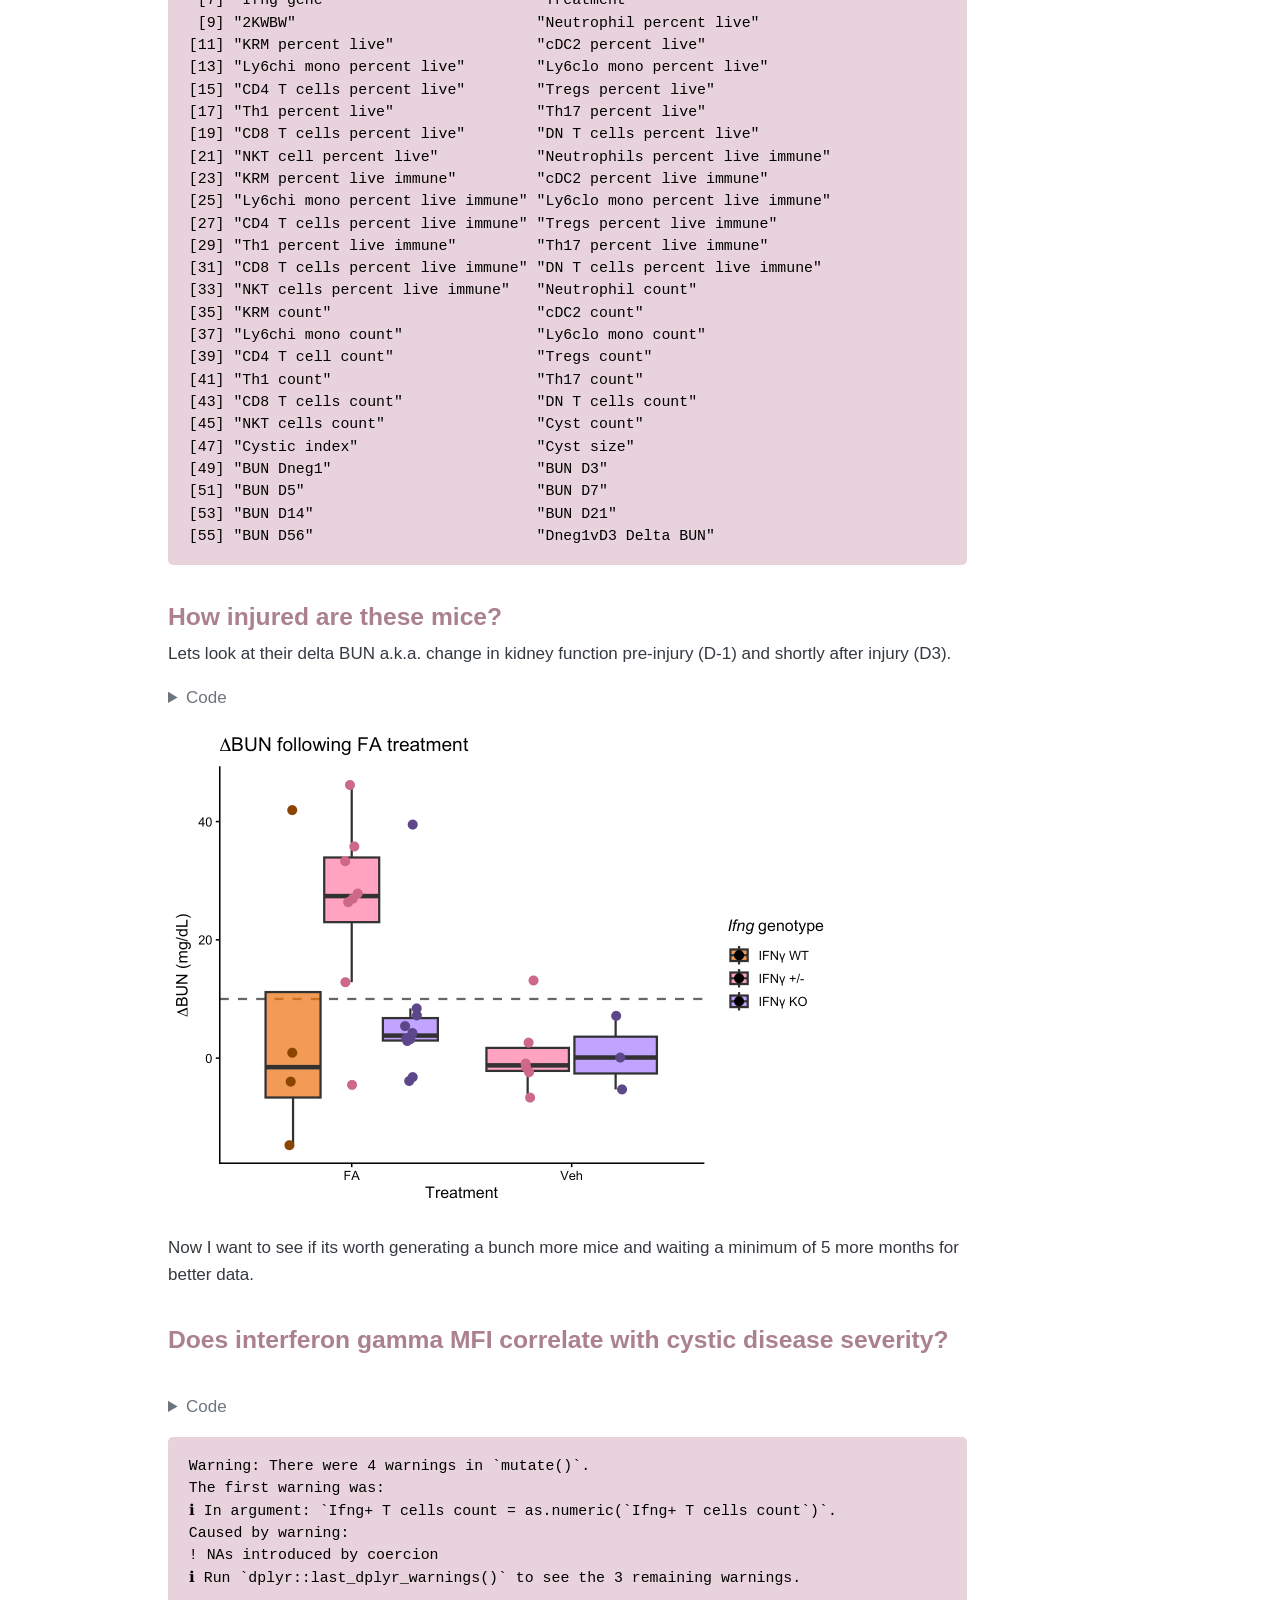
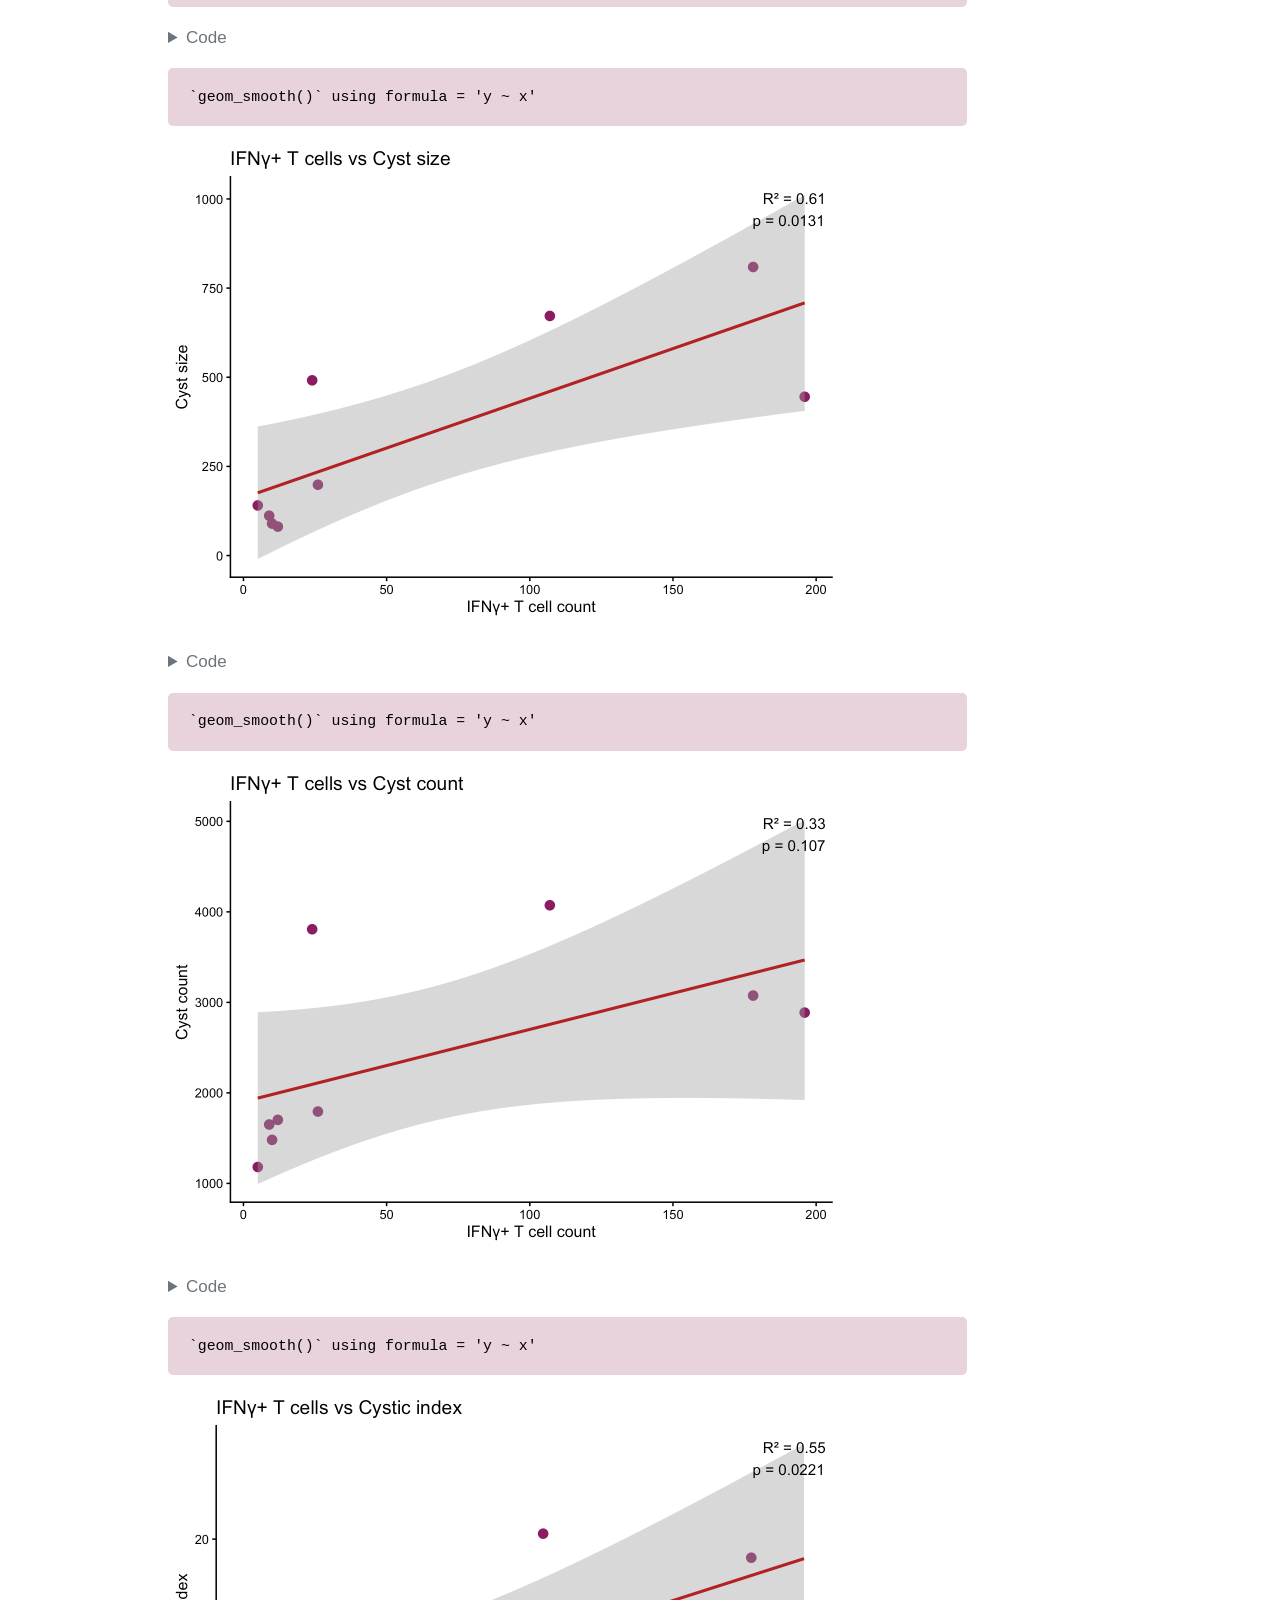
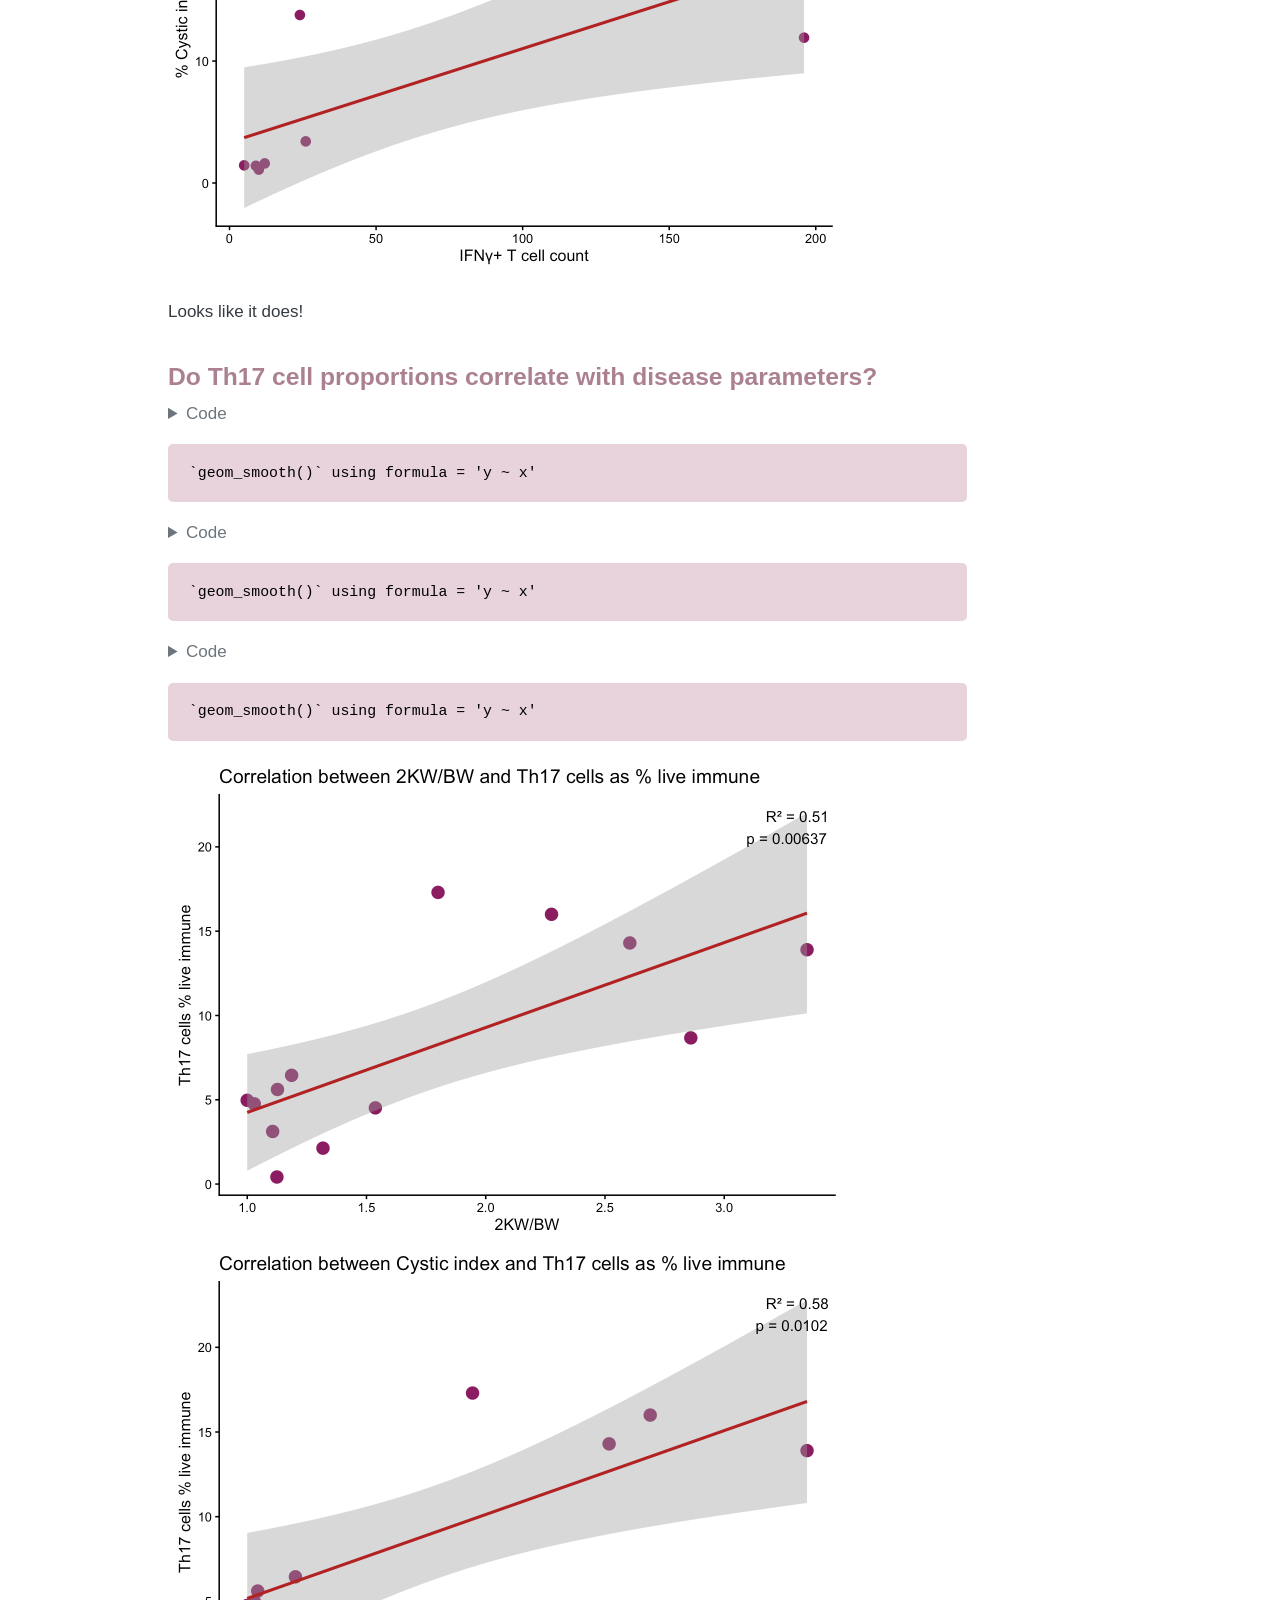
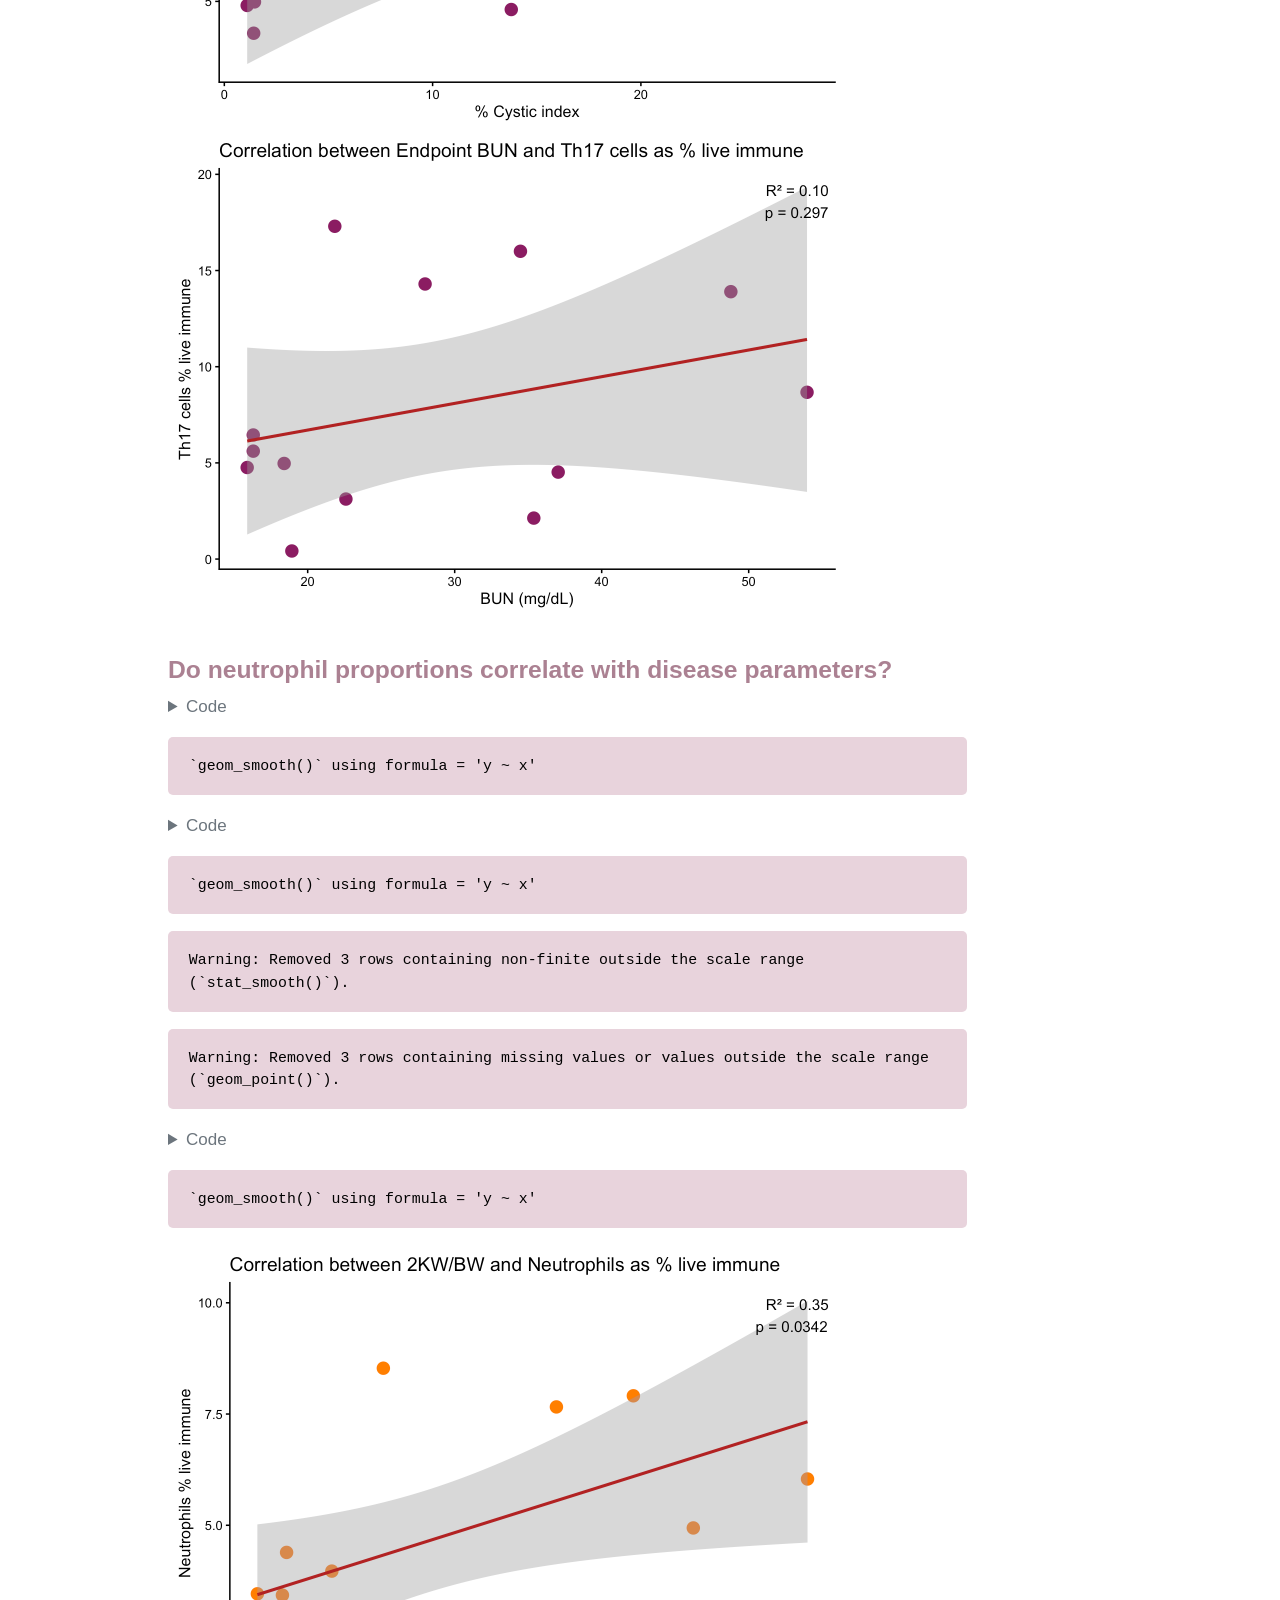
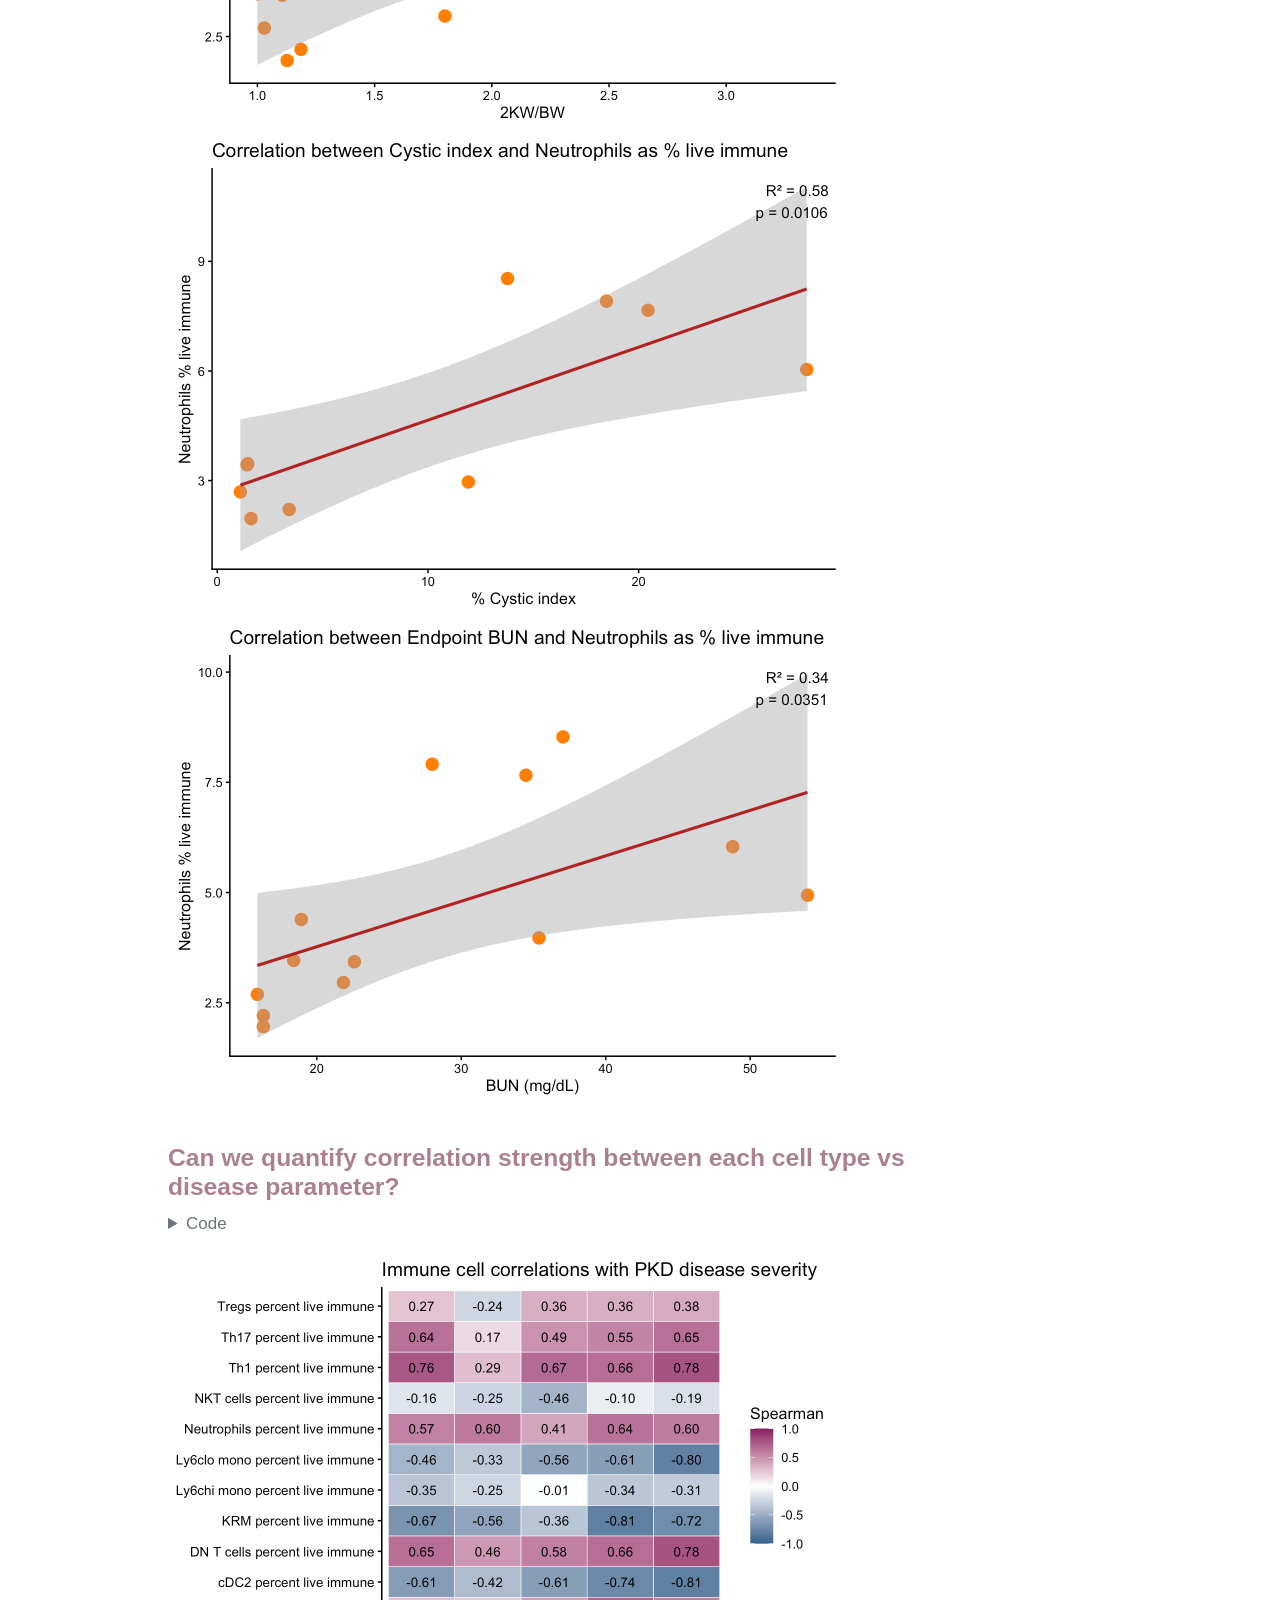
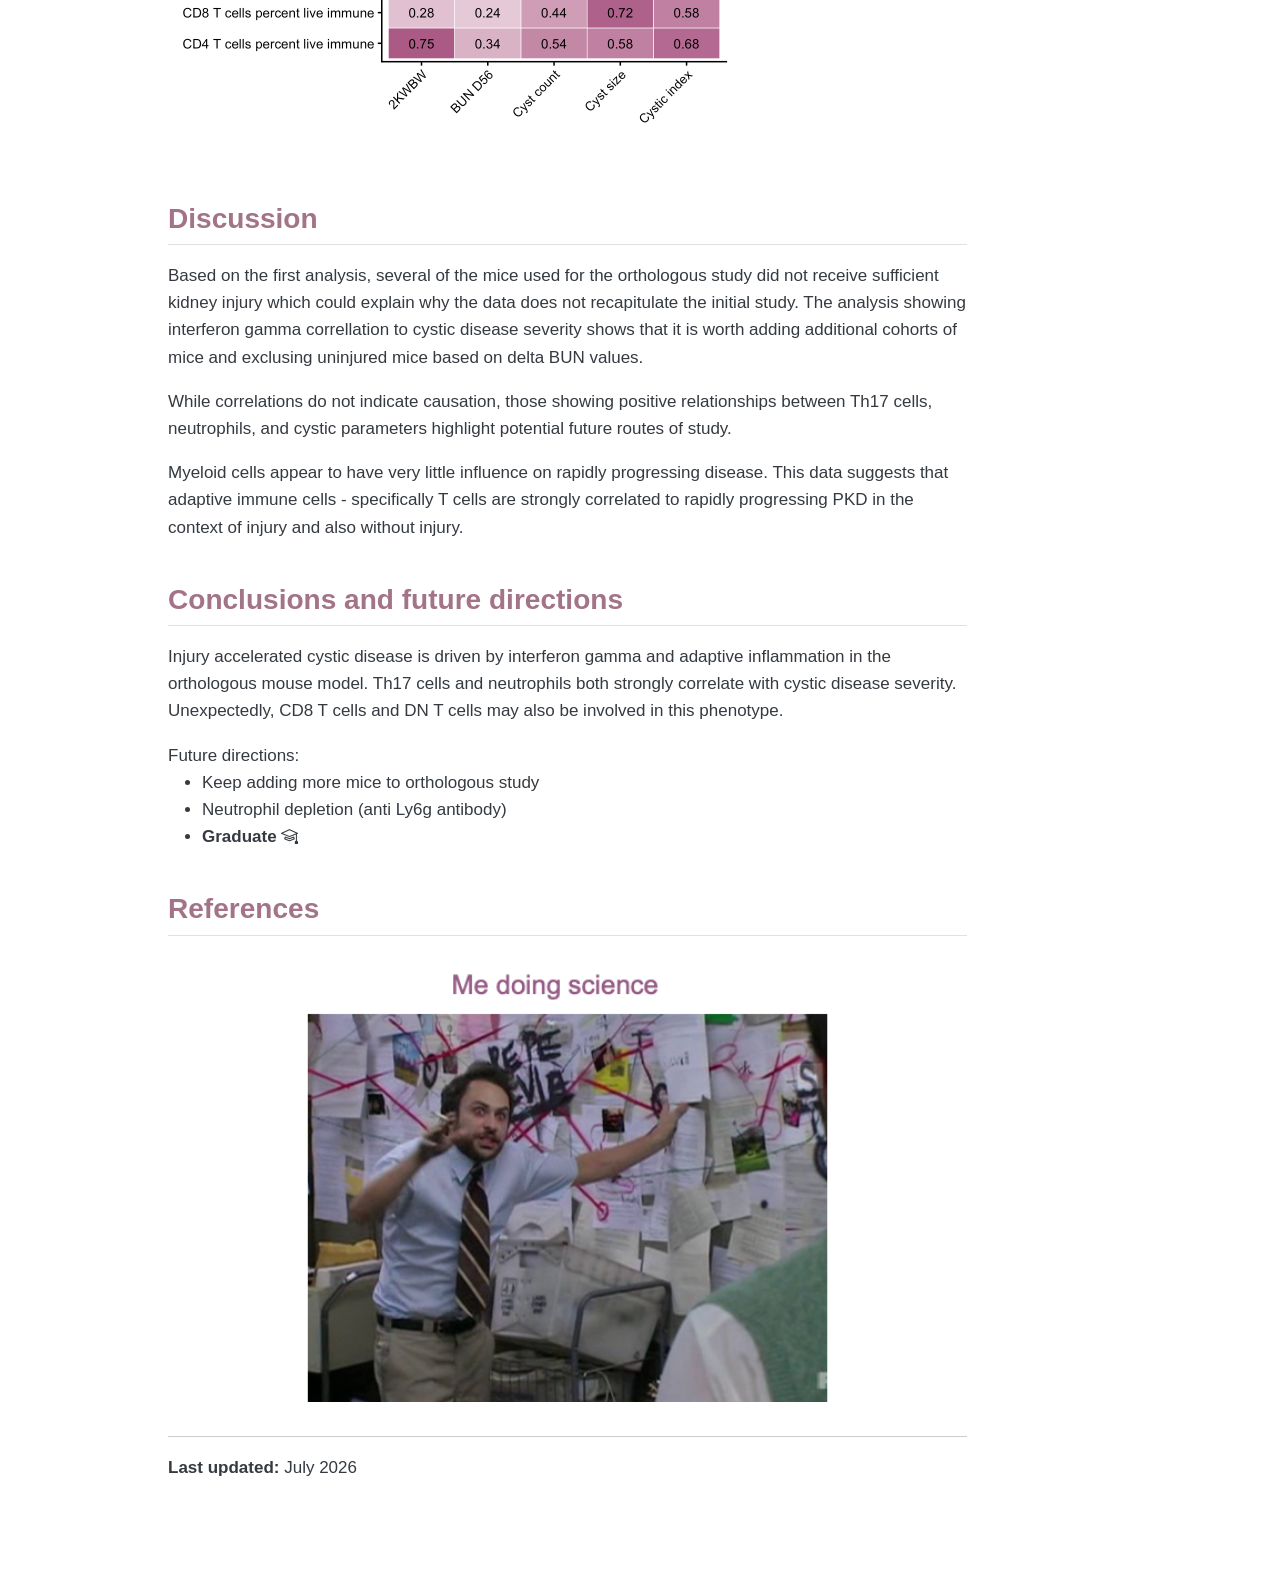
<file: docs/projects/final-report.html>
<!DOCTYPE html>
<html xmlns="http://www.w3.org/1999/xhtml" lang="en" xml:lang="en"><head>

<meta charset="utf-8">
<meta name="generator" content="quarto-1.9.38">

<meta name="viewport" content="width=device-width, initial-scale=1.0, user-scalable=yes">

<meta name="author" content="Morgan Yashchenko">
<meta name="dcterms.date" content="2026-07-24">

<title>Final Report: Immune cells in injury accelerated Polycystic Kidney Disease: a crime scene investigation – My Research Profile</title>
<style>
/* Default styles provided by pandoc.
** See https://pandoc.org/MANUAL.html#variables-for-html for config info.
*/
code{white-space: pre-wrap;}
span.smallcaps{font-variant: small-caps;}
div.columns{display: flex; gap: min(4vw, 1.5em);}
div.column{flex: auto; overflow-x: auto;}
div.hanging-indent{margin-left: 1.5em; text-indent: -1.5em;}
ul.task-list{list-style: none;}
ul.task-list li input[type="checkbox"] {
  width: 0.8em;
  margin: 0 0.8em 0.2em -1em; /* quarto-specific, see https://github.com/quarto-dev/quarto-cli/issues/4556 */ 
  vertical-align: middle;
}
/* CSS for syntax highlighting */
html { -webkit-text-size-adjust: 100%; }
pre > code.sourceCode { white-space: pre; position: relative; }
pre > code.sourceCode > span { display: inline-block; line-height: 1.25; }
pre > code.sourceCode > span:empty { height: 1.2em; }
.sourceCode { overflow: visible; }
code.sourceCode > span { color: inherit; text-decoration: inherit; }
div.sourceCode { margin: 1em 0; }
pre.sourceCode { margin: 0; }
@media screen {
div.sourceCode { overflow: auto; }
}
@media print {
pre > code.sourceCode { white-space: pre-wrap; }
pre > code.sourceCode > span { text-indent: -5em; padding-left: 5em; }
}
pre.numberSource code
  { counter-reset: source-line 0; }
pre.numberSource code > span
  { position: relative; left: -4em; counter-increment: source-line; }
pre.numberSource code > span > a:first-child::before
  { content: counter(source-line);
    position: relative; left: -1em; text-align: right; vertical-align: baseline;
    border: none; display: inline-block;
    -webkit-touch-callout: none; -webkit-user-select: none;
    -khtml-user-select: none; -moz-user-select: none;
    -ms-user-select: none; user-select: none;
    padding: 0 4px; width: 4em;
  }
pre.numberSource { margin-left: 3em;  padding-left: 4px; }
div.sourceCode
  {   }
@media screen {
pre > code.sourceCode > span > a:first-child::before { text-decoration: underline; }
}
</style>


<script src="../site_libs/quarto-nav/quarto-nav.js"></script>
<script src="../site_libs/quarto-nav/headroom.min.js"></script>
<script src="../site_libs/clipboard/clipboard.min.js"></script>
<script src="../site_libs/quarto-search/autocomplete.umd.js"></script>
<script src="../site_libs/quarto-search/fuse.min.js"></script>
<script src="../site_libs/quarto-search/quarto-search.js"></script>
<meta name="quarto:offset" content="../">
<script src="../site_libs/quarto-html/quarto.js" type="module"></script>
<script src="../site_libs/quarto-html/tabsets/tabsets.js" type="module"></script>
<script src="../site_libs/quarto-html/popper.min.js"></script>
<script src="../site_libs/quarto-html/tippy.umd.min.js"></script>
<script src="../site_libs/quarto-html/anchor.min.js"></script>
<link href="../site_libs/quarto-html/tippy.css" rel="stylesheet">
<link href="../site_libs/quarto-html/quarto-syntax-highlighting-15634bcf2e68342d4ad2dfa704d543f6.css" rel="stylesheet" id="quarto-text-highlighting-styles">
<script src="../site_libs/bootstrap/bootstrap.min.js"></script>
<link href="../site_libs/bootstrap/bootstrap-icons.css" rel="stylesheet">
<link href="../site_libs/bootstrap/bootstrap-158031087360bce0ff56dc785ce39e06.min.css" rel="stylesheet" append-hash="true" id="quarto-bootstrap" data-mode="light">
<script id="quarto-search-options" type="application/json">{
  "location": "navbar",
  "copy-button": false,
  "collapse-after": 3,
  "panel-placement": "end",
  "type": "overlay",
  "limit": 50,
  "keyboard-shortcut": [
    "f",
    "/",
    "s"
  ],
  "show-item-context": false,
  "language": {
    "search-no-results-text": "No results",
    "search-matching-documents-text": "matching documents",
    "search-copy-link-title": "Copy link to search",
    "search-hide-matches-text": "Hide additional matches",
    "search-more-match-text": "more match in this document",
    "search-more-matches-text": "more matches in this document",
    "search-clear-button-title": "Clear",
    "search-text-placeholder": "",
    "search-detached-cancel-button-title": "Cancel",
    "search-submit-button-title": "Submit",
    "search-label": "Search"
  }
}</script>


<link rel="stylesheet" href="../styles.css">
</head>

<body class="nav-fixed quarto-light">

<div id="quarto-search-results"></div>
  <header id="quarto-header" class="headroom fixed-top">
    <nav class="navbar navbar-expand-lg " data-bs-theme="dark">
      <div class="navbar-container container-fluid">
      <div class="navbar-brand-container mx-auto">
    <a class="navbar-brand" href="../index.html">
    <span class="navbar-title">My Research Profile</span>
    </a>
  </div>
          <button class="navbar-toggler" type="button" data-bs-toggle="collapse" data-bs-target="#navbarCollapse" aria-controls="navbarCollapse" role="menu" aria-expanded="false" aria-label="Toggle navigation" onclick="if (window.quartoToggleHeadroom) { window.quartoToggleHeadroom(); }">
  <span class="navbar-toggler-icon"></span>
</button>
          <div class="collapse navbar-collapse" id="navbarCollapse">
            <ul class="navbar-nav navbar-nav-scroll ms-auto">
  <li class="nav-item">
    <a class="nav-link" href="../index.html"> <i class="bi bi-house-fill" role="img">
</i> 
<span class="menu-text">Home</span></a>
  </li>  
  <li class="nav-item">
    <a class="nav-link" href="../projects.html"> <i class="bi bi-briefcase-fill" role="img">
</i> 
<span class="menu-text">Projects</span></a>
  </li>  
  <li class="nav-item">
    <a class="nav-link" href="https://github.com"> <i class="bi bi-github" role="img">
</i> 
<span class="menu-text">GitHub</span></a>
  </li>  
</ul>
          </div> <!-- /navcollapse -->
            <div class="quarto-navbar-tools">
</div>
      </div> <!-- /container-fluid -->
    </nav>
</header>
<!-- content -->
<div id="quarto-content" class="quarto-container page-columns page-rows-contents page-layout-article page-navbar">
<!-- sidebar -->
<!-- margin-sidebar -->
    <div id="quarto-margin-sidebar" class="sidebar margin-sidebar">
        <nav id="TOC" role="doc-toc" class="toc-active">
    <h2 id="toc-title">On this page</h2>
   
  <ul>
  <li><a href="#immune-cells-in-injury-accelerated-polycystic-kidney-disease-a-crime-scene-investigation" id="toc-immune-cells-in-injury-accelerated-polycystic-kidney-disease-a-crime-scene-investigation" class="nav-link active" data-scroll-target="#immune-cells-in-injury-accelerated-polycystic-kidney-disease-a-crime-scene-investigation">Immune cells in injury accelerated Polycystic Kidney Disease: a crime scene investigation</a>
  <ul class="collapse">
  <li><a href="#introduction" id="toc-introduction" class="nav-link" data-scroll-target="#introduction">Introduction</a></li>
  <li><a href="#experimental-methods" id="toc-experimental-methods" class="nav-link" data-scroll-target="#experimental-methods">Experimental Methods</a>
  <ul class="collapse">
  <li><a href="#for-the-injury-model" id="toc-for-the-injury-model" class="nav-link" data-scroll-target="#for-the-injury-model">For the injury model</a></li>
  </ul></li>
  <li><a href="#results" id="toc-results" class="nav-link" data-scroll-target="#results">Results</a>
  <ul class="collapse">
  <li><a href="#how-injured-are-these-mice" id="toc-how-injured-are-these-mice" class="nav-link" data-scroll-target="#how-injured-are-these-mice">How injured are these mice?</a></li>
  <li><a href="#does-interferon-gamma-mfi-correlate-with-cystic-disease-severity" id="toc-does-interferon-gamma-mfi-correlate-with-cystic-disease-severity" class="nav-link" data-scroll-target="#does-interferon-gamma-mfi-correlate-with-cystic-disease-severity">Does interferon gamma MFI correlate with cystic disease severity?</a></li>
  <li><a href="#do-th17-cell-proportions-correlate-with-disease-parameters" id="toc-do-th17-cell-proportions-correlate-with-disease-parameters" class="nav-link" data-scroll-target="#do-th17-cell-proportions-correlate-with-disease-parameters">Do Th17 cell proportions correlate with disease parameters?</a></li>
  <li><a href="#do-neutrophil-proportions-correlate-with-disease-parameters" id="toc-do-neutrophil-proportions-correlate-with-disease-parameters" class="nav-link" data-scroll-target="#do-neutrophil-proportions-correlate-with-disease-parameters">Do neutrophil proportions correlate with disease parameters?</a></li>
  <li><a href="#can-we-quantify-correlation-strength-between-each-cell-type-vs-disease-parameter" id="toc-can-we-quantify-correlation-strength-between-each-cell-type-vs-disease-parameter" class="nav-link" data-scroll-target="#can-we-quantify-correlation-strength-between-each-cell-type-vs-disease-parameter">Can we quantify correlation strength between each cell type vs disease parameter?</a></li>
  </ul></li>
  <li><a href="#discussion" id="toc-discussion" class="nav-link" data-scroll-target="#discussion">Discussion</a></li>
  <li><a href="#conclusions-and-future-directions" id="toc-conclusions-and-future-directions" class="nav-link" data-scroll-target="#conclusions-and-future-directions">Conclusions and future directions</a></li>
  <li><a href="#references" id="toc-references" class="nav-link" data-scroll-target="#references">References</a></li>
  </ul></li>
  </ul>
</nav>
    </div>
<!-- main -->
<main class="content" id="quarto-document-content">

<header id="title-block-header" class="quarto-title-block default">
<div class="quarto-title">
<h1 class="title">Final Report: Immune cells in injury accelerated Polycystic Kidney Disease: a crime scene investigation</h1>
</div>



<div class="quarto-title-meta">

    <div>
    <div class="quarto-title-meta-heading">Author</div>
    <div class="quarto-title-meta-contents">
             <p>Morgan Yashchenko </p>
          </div>
  </div>
    
    <div>
    <div class="quarto-title-meta-heading">Published</div>
    <div class="quarto-title-meta-contents">
      <p class="date">July 24, 2026</p>
    </div>
  </div>
  
    
  </div>
  


</header>


<section id="immune-cells-in-injury-accelerated-polycystic-kidney-disease-a-crime-scene-investigation" class="level1">
<h1>Immune cells in injury accelerated Polycystic Kidney Disease: a crime scene investigation</h1>
<section id="introduction" class="level2">
<h2 class="anchored" data-anchor-id="introduction">Introduction</h2>
<p><img src="intro_slide.png" class="img-fluid quarto-figure quarto-figure-center" style="width:100.0%"> <img src="evidence.png" class="img-fluid quarto-figure quarto-figure-center" style="width:100.0%"></p>
<p>This all looks great right? But there’s a problem. The above data was shown in a less than favorable non-orthologous mouse model of PKD.</p>
<p>So I repeated the experiment with a different mouseline and got this: <img src="orthologous_failure.png" class="img-fluid quarto-figure quarto-figure-center" style="width:100.0%"></p>
<p>It appears the orthologous model does not match the phenotype. I show this data to my PI (the chief) and he tells me (rookie cop) that its a lead that is no longer worth following. He says there is no crime and therefore no suspects. But as I look through my data, I feel as though its not time to give up yet.</p>
<div class="quarto-figure quarto-figure-center">
<figure class="figure">
<p><img src="kurt_wants_morgan_to_move_on.png" class="img-fluid quarto-figure quarto-figure-center figure-img" style="width:100.0%"></p>
</figure>
</div>
<p>One issue is the batch of folic acid I used for injury. I think a lot of these mice didn’t actually get injured.</p>
<p>Also, as I sift through my flow data, I notice that injured cystic mice seem to have really large populations of Th17 cells and neutrophils. I am wondering if these cell types might be the perpetrators hurting innocent kidneys.</p>
<p><strong>Crime:</strong> Injury accelerated Polycystic kidney disease</p>
<p><strong>Suspects:</strong> immune cells (specifically Th17 cells and neutrophils)</p>
<div class="quarto-figure quarto-figure-center">
<figure class="figure">
<p><img src="cell_criminals.png" class="img-fluid quarto-figure quarto-figure-center figure-img" style="width:100.0%"></p>
</figure>
</div>
</section>
<section id="experimental-methods" class="level2">
<h2 class="anchored" data-anchor-id="experimental-methods">Experimental Methods</h2>
<section id="for-the-injury-model" class="level3">
<h3 class="anchored" data-anchor-id="for-the-injury-model">For the injury model</h3>
<section id="workflow" class="level4">
<h4 class="anchored" data-anchor-id="workflow">Workflow</h4>
<div class="quarto-figure quarto-figure-left">
<figure class="figure">
<p><img src="injury_workflow1.png" class="img-fluid quarto-figure quarto-figure-left figure-img" style="width:60.0%"></p>
</figure>
</div>
</section>
<section id="experimental-groups" class="level4">
<h4 class="anchored" data-anchor-id="experimental-groups">Experimental groups</h4>
<table class="caption-top table">
<thead>
<tr class="header">
<th>Cystic</th>
<th>Treatment</th>
<th>Interferon gamma</th>
</tr>
</thead>
<tbody>
<tr class="odd">
<td>Yes</td>
<td>injured</td>
<td>+</td>
</tr>
<tr class="even">
<td>Yes</td>
<td>injured</td>
<td>KO</td>
</tr>
<tr class="odd">
<td>Yes</td>
<td>non injured</td>
<td>+</td>
</tr>
<tr class="even">
<td>Yes</td>
<td>non injured</td>
<td>KO</td>
</tr>
<tr class="odd">
<td>No</td>
<td>injured</td>
<td>+</td>
</tr>
<tr class="even">
<td>No</td>
<td>injured</td>
<td>KO</td>
</tr>
</tbody>
</table>
</section>
<section id="analyses-we-performed" class="level4">
<h4 class="anchored" data-anchor-id="analyses-we-performed">Analyses we performed</h4>
<p>We performed flow cytometry, cystic analysis on H&amp;E stained tissue, serum blood urea nitrogen (BUN) assay, and fibrosis analysis on PicroSirius stained tissue.</p>
<div class="quarto-figure quarto-figure-center">
<figure class="figure">
<p><img src="readouts1.png" class="img-fluid quarto-figure quarto-figure-center figure-img" style="width:80.0%"></p>
</figure>
</div>
</section>
</section>
</section>
<section id="results" class="level2">
<h2 class="anchored" data-anchor-id="results">Results</h2>
<p>First, here are the packages and rules I used for this analysis:</p>
<div class="cell">
<details class="code-fold">
<summary>Code</summary>
<div class="code-copy-outer-scaffold"><div class="sourceCode cell-code" id="cb1"><pre class="sourceCode r code-with-copy"><code class="sourceCode r"><span id="cb1-1"><a href="#cb1-1" aria-hidden="true" tabindex="-1"></a><span class="fu">library</span>(readxl)</span>
<span id="cb1-2"><a href="#cb1-2" aria-hidden="true" tabindex="-1"></a><span class="fu">library</span>(dplyr)</span>
<span id="cb1-3"><a href="#cb1-3" aria-hidden="true" tabindex="-1"></a><span class="fu">library</span>(ggplot2)</span>
<span id="cb1-4"><a href="#cb1-4" aria-hidden="true" tabindex="-1"></a><span class="fu">library</span>(tidyverse)</span>
<span id="cb1-5"><a href="#cb1-5" aria-hidden="true" tabindex="-1"></a><span class="fu">library</span>(tidymodels)</span>
<span id="cb1-6"><a href="#cb1-6" aria-hidden="true" tabindex="-1"></a></span>
<span id="cb1-7"><a href="#cb1-7" aria-hidden="true" tabindex="-1"></a><span class="co"># Read the data</span></span>
<span id="cb1-8"><a href="#cb1-8" aria-hidden="true" tabindex="-1"></a>data <span class="ot">&lt;-</span> <span class="fu">read_excel</span>(<span class="st">"injured_data.xlsx"</span>)</span>
<span id="cb1-9"><a href="#cb1-9" aria-hidden="true" tabindex="-1"></a></span>
<span id="cb1-10"><a href="#cb1-10" aria-hidden="true" tabindex="-1"></a><span class="co"># Convert relevant columns to numeric</span></span>
<span id="cb1-11"><a href="#cb1-11" aria-hidden="true" tabindex="-1"></a>data <span class="ot">&lt;-</span> data <span class="sc">%&gt;%</span></span>
<span id="cb1-12"><a href="#cb1-12" aria-hidden="true" tabindex="-1"></a>  <span class="fu">mutate</span>(<span class="fu">across</span>(<span class="fu">c</span>(<span class="fu">contains</span>(<span class="st">"percent live immune"</span>),</span>
<span id="cb1-13"><a href="#cb1-13" aria-hidden="true" tabindex="-1"></a>      <span class="st">`</span><span class="at">Th17 count</span><span class="st">`</span>,</span>
<span id="cb1-14"><a href="#cb1-14" aria-hidden="true" tabindex="-1"></a>      <span class="st">`</span><span class="at">Neutrophil count</span><span class="st">`</span>,</span>
<span id="cb1-15"><a href="#cb1-15" aria-hidden="true" tabindex="-1"></a>      <span class="st">`</span><span class="at">2KWBW</span><span class="st">`</span>,</span>
<span id="cb1-16"><a href="#cb1-16" aria-hidden="true" tabindex="-1"></a>      <span class="st">`</span><span class="at">Cystic index</span><span class="st">`</span>,</span>
<span id="cb1-17"><a href="#cb1-17" aria-hidden="true" tabindex="-1"></a>      <span class="st">`</span><span class="at">Cyst size</span><span class="st">`</span>,</span>
<span id="cb1-18"><a href="#cb1-18" aria-hidden="true" tabindex="-1"></a>      <span class="st">`</span><span class="at">Cyst count</span><span class="st">`</span>,</span>
<span id="cb1-19"><a href="#cb1-19" aria-hidden="true" tabindex="-1"></a>      <span class="st">`</span><span class="at">BUN D56</span><span class="st">`</span>), as.numeric))</span>
<span id="cb1-20"><a href="#cb1-20" aria-hidden="true" tabindex="-1"></a></span>
<span id="cb1-21"><a href="#cb1-21" aria-hidden="true" tabindex="-1"></a><span class="co"># Filter to cystic mice treated with folic acid (FA)</span></span>
<span id="cb1-22"><a href="#cb1-22" aria-hidden="true" tabindex="-1"></a>FA_cystic <span class="ot">&lt;-</span> data <span class="sc">%&gt;%</span></span>
<span id="cb1-23"><a href="#cb1-23" aria-hidden="true" tabindex="-1"></a>  <span class="fu">filter</span>(<span class="st">`</span><span class="at">Cyst status</span><span class="st">`</span> <span class="sc">==</span> <span class="st">"cystic"</span>,<span class="st">`</span><span class="at">Treatment</span><span class="st">`</span> <span class="sc">==</span> <span class="st">"FA"</span>)</span>
<span id="cb1-24"><a href="#cb1-24" aria-hidden="true" tabindex="-1"></a></span>
<span id="cb1-25"><a href="#cb1-25" aria-hidden="true" tabindex="-1"></a><span class="co"># Immune populations only</span></span>
<span id="cb1-26"><a href="#cb1-26" aria-hidden="true" tabindex="-1"></a>PLI <span class="ot">&lt;-</span> FA_cystic <span class="sc">%&gt;%</span></span>
<span id="cb1-27"><a href="#cb1-27" aria-hidden="true" tabindex="-1"></a>  <span class="fu">select</span>(<span class="fu">contains</span>(<span class="st">"percent live immune"</span>))</span>
<span id="cb1-28"><a href="#cb1-28" aria-hidden="true" tabindex="-1"></a></span>
<span id="cb1-29"><a href="#cb1-29" aria-hidden="true" tabindex="-1"></a><span class="co"># Immune populations + disease parameters</span></span>
<span id="cb1-30"><a href="#cb1-30" aria-hidden="true" tabindex="-1"></a>cor_data <span class="ot">&lt;-</span> FA_cystic <span class="sc">%&gt;%</span></span>
<span id="cb1-31"><a href="#cb1-31" aria-hidden="true" tabindex="-1"></a>  <span class="fu">select</span>(<span class="fu">contains</span>(<span class="st">"percent live immune"</span>),</span>
<span id="cb1-32"><a href="#cb1-32" aria-hidden="true" tabindex="-1"></a>    <span class="st">`</span><span class="at">2KWBW</span><span class="st">`</span>,</span>
<span id="cb1-33"><a href="#cb1-33" aria-hidden="true" tabindex="-1"></a>    <span class="st">`</span><span class="at">Cystic index</span><span class="st">`</span>,</span>
<span id="cb1-34"><a href="#cb1-34" aria-hidden="true" tabindex="-1"></a>    <span class="st">`</span><span class="at">Cyst size</span><span class="st">`</span>,</span>
<span id="cb1-35"><a href="#cb1-35" aria-hidden="true" tabindex="-1"></a>    <span class="st">`</span><span class="at">Cyst count</span><span class="st">`</span>,</span>
<span id="cb1-36"><a href="#cb1-36" aria-hidden="true" tabindex="-1"></a>    <span class="st">`</span><span class="at">BUN D56</span><span class="st">`</span>)</span></code></pre></div><button title="Copy to Clipboard" class="code-copy-button"><i class="bi"></i></button></div>
</details>
</div>
<p>Now, lets look at the data. What groups do we have?</p>
<div class="cell">
<details class="code-fold">
<summary>Code</summary>
<div class="code-copy-outer-scaffold"><div class="sourceCode cell-code" id="cb2"><pre class="sourceCode r code-with-copy"><code class="sourceCode r"><span id="cb2-1"><a href="#cb2-1" aria-hidden="true" tabindex="-1"></a><span class="fu">colnames</span>(data)</span></code></pre></div><button title="Copy to Clipboard" class="code-copy-button"><i class="bi"></i></button></div>
</details>
<div class="cell-output cell-output-stdout">
<pre><code> [1] "Cohort number"                   "Mouse ID"                       
 [3] "Sex"                             "Age in weeks"                   
 [5] "Genotype"                        "Cyst status"                    
 [7] "Ifng gene"                       "Treatment"                      
 [9] "2KWBW"                           "Neutrophil percent live"        
[11] "KRM percent live"                "cDC2 percent live"              
[13] "Ly6chi mono percent live"        "Ly6clo mono percent live"       
[15] "CD4 T cells percent live"        "Tregs percent live"             
[17] "Th1 percent live"                "Th17 percent live"              
[19] "CD8 T cells percent live"        "DN T cells percent live"        
[21] "NKT cell percent live"           "Neutrophils percent live immune"
[23] "KRM percent live immune"         "cDC2 percent live immune"       
[25] "Ly6chi mono percent live immune" "Ly6clo mono percent live immune"
[27] "CD4 T cells percent live immune" "Tregs percent live immune"      
[29] "Th1 percent live immune"         "Th17 percent live immune"       
[31] "CD8 T cells percent live immune" "DN T cells percent live immune" 
[33] "NKT cells percent live immune"   "Neutrophil count"               
[35] "KRM count"                       "cDC2 count"                     
[37] "Ly6chi mono count"               "Ly6clo mono count"              
[39] "CD4 T cell count"                "Tregs count"                    
[41] "Th1 count"                       "Th17 count"                     
[43] "CD8 T cells count"               "DN T cells count"               
[45] "NKT cells count"                 "Cyst count"                     
[47] "Cystic index"                    "Cyst size"                      
[49] "BUN Dneg1"                       "BUN D3"                         
[51] "BUN D5"                          "BUN D7"                         
[53] "BUN D14"                         "BUN D21"                        
[55] "BUN D56"                         "Dneg1vD3 Delta BUN"             </code></pre>
</div>
</div>
<section id="how-injured-are-these-mice" class="level3">
<h3 class="anchored" data-anchor-id="how-injured-are-these-mice">How injured are these mice?</h3>
<p>Lets look at their delta BUN a.k.a. change in kidney function pre-injury (D-1) and shortly after injury (D3).</p>
<div class="cell">
<details class="code-fold">
<summary>Code</summary>
<div class="code-copy-outer-scaffold"><div class="sourceCode cell-code" id="cb4"><pre class="sourceCode r code-with-copy"><code class="sourceCode r"><span id="cb4-1"><a href="#cb4-1" aria-hidden="true" tabindex="-1"></a><span class="co"># Filter for cystic mice only</span></span>
<span id="cb4-2"><a href="#cb4-2" aria-hidden="true" tabindex="-1"></a>plot_data <span class="ot">&lt;-</span> data <span class="sc">%&gt;%</span></span>
<span id="cb4-3"><a href="#cb4-3" aria-hidden="true" tabindex="-1"></a>  <span class="fu">filter</span>(<span class="st">`</span><span class="at">Cyst status</span><span class="st">`</span> <span class="sc">==</span> <span class="st">"cystic"</span>) <span class="sc">%&gt;%</span></span>
<span id="cb4-4"><a href="#cb4-4" aria-hidden="true" tabindex="-1"></a>  <span class="fu">mutate</span>(<span class="at">Genotype =</span> <span class="fu">factor</span>(Genotype, <span class="at">levels =</span> <span class="fu">c</span>(</span>
<span id="cb4-5"><a href="#cb4-5" aria-hidden="true" tabindex="-1"></a>        <span class="st">"Cre(+) Pkd2(f/f) Ifng(WT)"</span>,</span>
<span id="cb4-6"><a href="#cb4-6" aria-hidden="true" tabindex="-1"></a>        <span class="st">"Cre(+) Pkd2(f/f) Ifng(+/-)"</span>,</span>
<span id="cb4-7"><a href="#cb4-7" aria-hidden="true" tabindex="-1"></a>        <span class="st">"Cre(+) Pkd2(f/f) Ifng(-/-)"</span>)))</span>
<span id="cb4-8"><a href="#cb4-8" aria-hidden="true" tabindex="-1"></a></span>
<span id="cb4-9"><a href="#cb4-9" aria-hidden="true" tabindex="-1"></a>g <span class="ot">&lt;-</span> <span class="fu">ggplot</span>(plot_data, <span class="fu">aes</span>(<span class="at">x =</span> Treatment, <span class="at">y =</span> <span class="st">`</span><span class="at">Dneg1vD3 Delta BUN</span><span class="st">`</span>, <span class="at">fill =</span> Genotype)) <span class="sc">+</span></span>
<span id="cb4-10"><a href="#cb4-10" aria-hidden="true" tabindex="-1"></a>  </span>
<span id="cb4-11"><a href="#cb4-11" aria-hidden="true" tabindex="-1"></a><span class="co"># Reference line (guideline for injured or not)</span></span>
<span id="cb4-12"><a href="#cb4-12" aria-hidden="true" tabindex="-1"></a>  <span class="fu">geom_hline</span>(<span class="at">yintercept =</span> <span class="dv">10</span>, <span class="at">linetype =</span> <span class="st">"dashed"</span>, <span class="at">color =</span> <span class="st">"gray40"</span>, <span class="at">linewidth =</span> <span class="fl">0.8</span>) <span class="sc">+</span></span>
<span id="cb4-13"><a href="#cb4-13" aria-hidden="true" tabindex="-1"></a> </span>
<span id="cb4-14"><a href="#cb4-14" aria-hidden="true" tabindex="-1"></a><span class="co"># Boxplots</span></span>
<span id="cb4-15"><a href="#cb4-15" aria-hidden="true" tabindex="-1"></a>  <span class="fu">geom_boxplot</span>(<span class="at">alpha =</span> <span class="fl">0.75</span>, <span class="at">linewidth =</span> <span class="fl">0.8</span>, <span class="at">outlier.shape =</span> <span class="cn">NA</span>, <span class="at">position =</span> <span class="fu">position_dodge</span>(<span class="at">width =</span> <span class="fl">0.8</span>)) <span class="sc">+</span></span>
<span id="cb4-16"><a href="#cb4-16" aria-hidden="true" tabindex="-1"></a></span>
<span id="cb4-17"><a href="#cb4-17" aria-hidden="true" tabindex="-1"></a><span class="co"># Individual mice</span></span>
<span id="cb4-18"><a href="#cb4-18" aria-hidden="true" tabindex="-1"></a>  <span class="fu">geom_jitter</span>(<span class="fu">aes</span>(<span class="at">color =</span> Genotype), <span class="at">position =</span> <span class="fu">position_jitterdodge</span>(<span class="at">jitter.width =</span> <span class="fl">0.15</span>, <span class="at">dodge.width =</span> <span class="fl">0.8</span>), <span class="at">size =</span> <span class="fl">2.8</span>) <span class="sc">+</span></span>
<span id="cb4-19"><a href="#cb4-19" aria-hidden="true" tabindex="-1"></a>  </span>
<span id="cb4-20"><a href="#cb4-20" aria-hidden="true" tabindex="-1"></a><span class="co"># Box colors</span></span>
<span id="cb4-21"><a href="#cb4-21" aria-hidden="true" tabindex="-1"></a>  <span class="fu">scale_fill_manual</span>(<span class="at">values =</span> <span class="fu">c</span>(</span>
<span id="cb4-22"><a href="#cb4-22" aria-hidden="true" tabindex="-1"></a>      <span class="st">"Cre(+) Pkd2(f/f) Ifng(WT)"</span>  <span class="ot">=</span> <span class="st">"darkorange2"</span>,</span>
<span id="cb4-23"><a href="#cb4-23" aria-hidden="true" tabindex="-1"></a>      <span class="st">"Cre(+) Pkd2(f/f) Ifng(+/-)"</span> <span class="ot">=</span> <span class="st">"palevioletred1"</span>,</span>
<span id="cb4-24"><a href="#cb4-24" aria-hidden="true" tabindex="-1"></a>      <span class="st">"Cre(+) Pkd2(f/f) Ifng(-/-)"</span> <span class="ot">=</span> <span class="st">"mediumpurple1"</span>),</span>
<span id="cb4-25"><a href="#cb4-25" aria-hidden="true" tabindex="-1"></a>    <span class="at">labels =</span> <span class="fu">c</span>(</span>
<span id="cb4-26"><a href="#cb4-26" aria-hidden="true" tabindex="-1"></a>      <span class="st">"IFNγ WT"</span>,</span>
<span id="cb4-27"><a href="#cb4-27" aria-hidden="true" tabindex="-1"></a>      <span class="st">"IFNγ +/-"</span>,</span>
<span id="cb4-28"><a href="#cb4-28" aria-hidden="true" tabindex="-1"></a>      <span class="st">"IFNγ KO"</span>),</span>
<span id="cb4-29"><a href="#cb4-29" aria-hidden="true" tabindex="-1"></a>    <span class="at">name =</span> <span class="fu">expression</span>(<span class="fu">italic</span>(<span class="st">"Ifng"</span>) <span class="sc">~</span> <span class="st">"genotype"</span>)) <span class="sc">+</span></span>
<span id="cb4-30"><a href="#cb4-30" aria-hidden="true" tabindex="-1"></a></span>
<span id="cb4-31"><a href="#cb4-31" aria-hidden="true" tabindex="-1"></a><span class="co"># Point colors</span></span>
<span id="cb4-32"><a href="#cb4-32" aria-hidden="true" tabindex="-1"></a>  <span class="fu">scale_color_manual</span>(<span class="at">values =</span> <span class="fu">c</span>(</span>
<span id="cb4-33"><a href="#cb4-33" aria-hidden="true" tabindex="-1"></a>      <span class="st">"Cre(+) Pkd2(f/f) Ifng(WT)"</span>  <span class="ot">=</span> <span class="st">"darkorange4"</span>,</span>
<span id="cb4-34"><a href="#cb4-34" aria-hidden="true" tabindex="-1"></a>      <span class="st">"Cre(+) Pkd2(f/f) Ifng(+/-)"</span> <span class="ot">=</span> <span class="st">"palevioletred3"</span>,</span>
<span id="cb4-35"><a href="#cb4-35" aria-hidden="true" tabindex="-1"></a>      <span class="st">"Cre(+) Pkd2(f/f) Ifng(-/-)"</span> <span class="ot">=</span> <span class="st">"mediumpurple4"</span>),</span>
<span id="cb4-36"><a href="#cb4-36" aria-hidden="true" tabindex="-1"></a>    <span class="at">guide =</span> <span class="st">"none"</span>) <span class="sc">+</span></span>
<span id="cb4-37"><a href="#cb4-37" aria-hidden="true" tabindex="-1"></a>  <span class="fu">labs</span>(<span class="at">title =</span> <span class="fu">expression</span>(Delta<span class="sc">*</span><span class="st">"BUN following FA treatment"</span>), <span class="at">x =</span> <span class="st">"Treatment"</span>, <span class="at">y =</span> <span class="fu">expression</span>(Delta<span class="sc">*</span><span class="st">"BUN (mg/dL)"</span>)) <span class="sc">+</span></span>
<span id="cb4-38"><a href="#cb4-38" aria-hidden="true" tabindex="-1"></a>  <span class="fu">theme_classic</span>(<span class="at">base_size =</span> <span class="dv">12</span>) <span class="sc">+</span><span class="fu">theme</span>(<span class="at">legend.position =</span> <span class="st">"right"</span>)</span>
<span id="cb4-39"><a href="#cb4-39" aria-hidden="true" tabindex="-1"></a></span>
<span id="cb4-40"><a href="#cb4-40" aria-hidden="true" tabindex="-1"></a>g</span></code></pre></div><button title="Copy to Clipboard" class="code-copy-button"><i class="bi"></i></button></div>
</details>
<div class="cell-output-display">
<div>
<figure class="figure">
<p><img src="final-report_files/figure-html/unnamed-chunk-3-1.png" class="img-fluid figure-img" width="672"></p>
</figure>
</div>
</div>
</div>
<p>Now I want to see if its worth generating a bunch more mice and waiting a minimum of 5 more months for better data.</p>
</section>
<section id="does-interferon-gamma-mfi-correlate-with-cystic-disease-severity" class="level3">
<h3 class="anchored" data-anchor-id="does-interferon-gamma-mfi-correlate-with-cystic-disease-severity">Does interferon gamma MFI correlate with cystic disease severity?</h3>
<div class="cell">
<details class="code-fold">
<summary>Code</summary>
<div class="code-copy-outer-scaffold"><div class="sourceCode cell-code" id="cb5"><pre class="sourceCode r code-with-copy"><code class="sourceCode r"><span id="cb5-1"><a href="#cb5-1" aria-hidden="true" tabindex="-1"></a><span class="co">#| layout-ncol: 3</span></span>
<span id="cb5-2"><a href="#cb5-2" aria-hidden="true" tabindex="-1"></a></span>
<span id="cb5-3"><a href="#cb5-3" aria-hidden="true" tabindex="-1"></a><span class="fu">library</span>(readxl)</span>
<span id="cb5-4"><a href="#cb5-4" aria-hidden="true" tabindex="-1"></a><span class="fu">library</span>(dplyr)</span>
<span id="cb5-5"><a href="#cb5-5" aria-hidden="true" tabindex="-1"></a><span class="fu">library</span>(ggplot2)</span>
<span id="cb5-6"><a href="#cb5-6" aria-hidden="true" tabindex="-1"></a></span>
<span id="cb5-7"><a href="#cb5-7" aria-hidden="true" tabindex="-1"></a><span class="co"># Read data</span></span>
<span id="cb5-8"><a href="#cb5-8" aria-hidden="true" tabindex="-1"></a>data <span class="ot">&lt;-</span> <span class="fu">read_excel</span>(<span class="st">"Ifng_MFI.xlsx"</span>)</span>
<span id="cb5-9"><a href="#cb5-9" aria-hidden="true" tabindex="-1"></a></span>
<span id="cb5-10"><a href="#cb5-10" aria-hidden="true" tabindex="-1"></a><span class="co"># Convert relevant columns to numeric variables</span></span>
<span id="cb5-11"><a href="#cb5-11" aria-hidden="true" tabindex="-1"></a>data <span class="ot">&lt;-</span> data <span class="sc">%&gt;%</span></span>
<span id="cb5-12"><a href="#cb5-12" aria-hidden="true" tabindex="-1"></a>  <span class="fu">mutate</span>(</span>
<span id="cb5-13"><a href="#cb5-13" aria-hidden="true" tabindex="-1"></a>    <span class="st">`</span><span class="at">Ifng+ T cells count</span><span class="st">`</span> <span class="ot">=</span> <span class="fu">as.numeric</span>(<span class="st">`</span><span class="at">Ifng+ T cells count</span><span class="st">`</span>),</span>
<span id="cb5-14"><a href="#cb5-14" aria-hidden="true" tabindex="-1"></a>    <span class="st">`</span><span class="at">Cyst size</span><span class="st">`</span> <span class="ot">=</span> <span class="fu">as.numeric</span>(<span class="st">`</span><span class="at">Cyst size</span><span class="st">`</span>),</span>
<span id="cb5-15"><a href="#cb5-15" aria-hidden="true" tabindex="-1"></a>    <span class="st">`</span><span class="at">Cyst count</span><span class="st">`</span> <span class="ot">=</span> <span class="fu">as.numeric</span>(<span class="st">`</span><span class="at">Cyst count</span><span class="st">`</span>),</span>
<span id="cb5-16"><a href="#cb5-16" aria-hidden="true" tabindex="-1"></a>    <span class="st">`</span><span class="at">Cystic index</span><span class="st">`</span> <span class="ot">=</span> <span class="fu">as.numeric</span>(<span class="st">`</span><span class="at">Cystic index</span><span class="st">`</span>))</span></code></pre></div><button title="Copy to Clipboard" class="code-copy-button"><i class="bi"></i></button></div>
</details>
<div class="cell-output cell-output-stderr">
<pre><code>Warning: There were 4 warnings in `mutate()`.
The first warning was:
ℹ In argument: `Ifng+ T cells count = as.numeric(`Ifng+ T cells count`)`.
Caused by warning:
! NAs introduced by coercion
ℹ Run `dplyr::last_dplyr_warnings()` to see the 3 remaining warnings.</code></pre>
</div>
<details class="code-fold">
<summary>Code</summary>
<div class="code-copy-outer-scaffold"><div class="sourceCode cell-code" id="cb7"><pre class="sourceCode r code-with-copy"><code class="sourceCode r"><span id="cb7-1"><a href="#cb7-1" aria-hidden="true" tabindex="-1"></a><span class="co"># Filter to show only injured cystic mice</span></span>
<span id="cb7-2"><a href="#cb7-2" aria-hidden="true" tabindex="-1"></a>data <span class="ot">&lt;-</span> data <span class="sc">%&gt;%</span></span>
<span id="cb7-3"><a href="#cb7-3" aria-hidden="true" tabindex="-1"></a>  <span class="fu">filter</span>(<span class="st">`</span><span class="at">Cyst status</span><span class="st">`</span> <span class="sc">==</span> <span class="st">"cystic"</span>, Treatment <span class="sc">==</span> <span class="st">"FA"</span>)</span>
<span id="cb7-4"><a href="#cb7-4" aria-hidden="true" tabindex="-1"></a></span>
<span id="cb7-5"><a href="#cb7-5" aria-hidden="true" tabindex="-1"></a><span class="co"># Function to make correlation plots</span></span>
<span id="cb7-6"><a href="#cb7-6" aria-hidden="true" tabindex="-1"></a>make_corr_plot <span class="ot">&lt;-</span> <span class="cf">function</span>(yvar, ylabel, title) {</span>
<span id="cb7-7"><a href="#cb7-7" aria-hidden="true" tabindex="-1"></a></span>
<span id="cb7-8"><a href="#cb7-8" aria-hidden="true" tabindex="-1"></a>   <span class="co"># Remove missing values</span></span>
<span id="cb7-9"><a href="#cb7-9" aria-hidden="true" tabindex="-1"></a>  plot_df <span class="ot">&lt;-</span> data <span class="sc">%&gt;%</span></span>
<span id="cb7-10"><a href="#cb7-10" aria-hidden="true" tabindex="-1"></a>    <span class="fu">filter</span>(<span class="sc">!</span><span class="fu">is.na</span>(<span class="st">`</span><span class="at">Ifng+ T cells count</span><span class="st">`</span>), <span class="sc">!</span><span class="fu">is.na</span>(.data[[yvar]]))</span>
<span id="cb7-11"><a href="#cb7-11" aria-hidden="true" tabindex="-1"></a></span>
<span id="cb7-12"><a href="#cb7-12" aria-hidden="true" tabindex="-1"></a>  <span class="co"># Remove outliers (1.5 × IQR)</span></span>
<span id="cb7-13"><a href="#cb7-13" aria-hidden="true" tabindex="-1"></a>  plot_df <span class="ot">&lt;-</span> plot_df <span class="sc">%&gt;%</span></span>
<span id="cb7-14"><a href="#cb7-14" aria-hidden="true" tabindex="-1"></a>    <span class="fu">filter</span>(<span class="fu">between</span>(.data[[yvar]], <span class="fu">quantile</span>(.data[[yvar]], <span class="fl">0.25</span>, <span class="at">na.rm =</span> <span class="cn">TRUE</span>) <span class="sc">-</span> <span class="fl">1.5</span> <span class="sc">*</span> <span class="fu">IQR</span>(.data[[yvar]], <span class="at">na.rm =</span> <span class="cn">TRUE</span>), <span class="fu">quantile</span>(.data[[yvar]], <span class="fl">0.75</span>, <span class="at">na.rm =</span> <span class="cn">TRUE</span>) <span class="sc">+</span> </span>
<span id="cb7-15"><a href="#cb7-15" aria-hidden="true" tabindex="-1"></a>      <span class="fl">1.5</span> <span class="sc">*</span> <span class="fu">IQR</span>(.data[[yvar]], <span class="at">na.rm =</span> <span class="cn">TRUE</span>)),</span>
<span id="cb7-16"><a href="#cb7-16" aria-hidden="true" tabindex="-1"></a>      <span class="fu">between</span>(</span>
<span id="cb7-17"><a href="#cb7-17" aria-hidden="true" tabindex="-1"></a>        <span class="st">`</span><span class="at">Ifng+ T cells count</span><span class="st">`</span>,</span>
<span id="cb7-18"><a href="#cb7-18" aria-hidden="true" tabindex="-1"></a>        <span class="fu">quantile</span>(<span class="st">`</span><span class="at">Ifng+ T cells count</span><span class="st">`</span>, <span class="fl">0.25</span>, <span class="at">na.rm =</span> <span class="cn">TRUE</span>) <span class="sc">-</span></span>
<span id="cb7-19"><a href="#cb7-19" aria-hidden="true" tabindex="-1"></a>          <span class="fl">1.5</span> <span class="sc">*</span> <span class="fu">IQR</span>(<span class="st">`</span><span class="at">Ifng+ T cells count</span><span class="st">`</span>, <span class="at">na.rm =</span> <span class="cn">TRUE</span>),</span>
<span id="cb7-20"><a href="#cb7-20" aria-hidden="true" tabindex="-1"></a>        <span class="fu">quantile</span>(<span class="st">`</span><span class="at">Ifng+ T cells count</span><span class="st">`</span>, <span class="fl">0.75</span>, <span class="at">na.rm =</span> <span class="cn">TRUE</span>) <span class="sc">+</span></span>
<span id="cb7-21"><a href="#cb7-21" aria-hidden="true" tabindex="-1"></a>          <span class="fl">1.5</span> <span class="sc">*</span> <span class="fu">IQR</span>(<span class="st">`</span><span class="at">Ifng+ T cells count</span><span class="st">`</span>, <span class="at">na.rm =</span> <span class="cn">TRUE</span>)))</span>
<span id="cb7-22"><a href="#cb7-22" aria-hidden="true" tabindex="-1"></a></span>
<span id="cb7-23"><a href="#cb7-23" aria-hidden="true" tabindex="-1"></a>  <span class="co"># Fit linear model</span></span>
<span id="cb7-24"><a href="#cb7-24" aria-hidden="true" tabindex="-1"></a>  fit <span class="ot">&lt;-</span> <span class="fu">lm</span>(plot_df[[yvar]] <span class="sc">~</span> plot_df<span class="sc">$</span><span class="st">`</span><span class="at">Ifng+ T cells count</span><span class="st">`</span>)</span>
<span id="cb7-25"><a href="#cb7-25" aria-hidden="true" tabindex="-1"></a></span>
<span id="cb7-26"><a href="#cb7-26" aria-hidden="true" tabindex="-1"></a>  <span class="co"># Get the  statistics</span></span>
<span id="cb7-27"><a href="#cb7-27" aria-hidden="true" tabindex="-1"></a>  r2 <span class="ot">&lt;-</span> <span class="fu">summary</span>(fit)<span class="sc">$</span>r.squared</span>
<span id="cb7-28"><a href="#cb7-28" aria-hidden="true" tabindex="-1"></a>  p <span class="ot">&lt;-</span> <span class="fu">summary</span>(fit)<span class="sc">$</span>coefficients[<span class="dv">2</span>, <span class="dv">4</span>]</span>
<span id="cb7-29"><a href="#cb7-29" aria-hidden="true" tabindex="-1"></a></span>
<span id="cb7-30"><a href="#cb7-30" aria-hidden="true" tabindex="-1"></a>  <span class="co"># Make plot</span></span>
<span id="cb7-31"><a href="#cb7-31" aria-hidden="true" tabindex="-1"></a>  <span class="fu">ggplot</span>(plot_df, <span class="fu">aes</span>(<span class="at">x =</span> <span class="st">`</span><span class="at">Ifng+ T cells count</span><span class="st">`</span>, <span class="at">y =</span> .data[[yvar]])) <span class="sc">+</span></span>
<span id="cb7-32"><a href="#cb7-32" aria-hidden="true" tabindex="-1"></a>    <span class="fu">geom_point</span>(<span class="at">size =</span> <span class="dv">3</span>, <span class="at">color =</span> <span class="st">"maroon4"</span>) <span class="sc">+</span></span>
<span id="cb7-33"><a href="#cb7-33" aria-hidden="true" tabindex="-1"></a>    <span class="fu">geom_smooth</span>(<span class="at">method =</span> <span class="st">"lm"</span>, <span class="at">se =</span> <span class="cn">TRUE</span>, <span class="at">color =</span> <span class="st">"firebrick"</span>) <span class="sc">+</span></span>
<span id="cb7-34"><a href="#cb7-34" aria-hidden="true" tabindex="-1"></a>    <span class="fu">annotate</span>(<span class="st">"text"</span>, <span class="at">x =</span> <span class="cn">Inf</span>, <span class="at">y =</span> <span class="cn">Inf</span>, <span class="at">hjust =</span> <span class="fl">1.1</span>, <span class="at">vjust =</span> <span class="fl">1.5</span>, <span class="at">label =</span> <span class="fu">sprintf</span>(<span class="st">"R² = %.2f</span><span class="sc">\n</span><span class="st">p = %.3g"</span>, r2, p), <span class="at">size =</span> <span class="dv">4</span>) <span class="sc">+</span></span>
<span id="cb7-35"><a href="#cb7-35" aria-hidden="true" tabindex="-1"></a>    <span class="fu">labs</span>(<span class="at">title =</span> title, <span class="at">x =</span> <span class="st">"IFNγ+ T cell count"</span>, <span class="at">y =</span> ylabel) <span class="sc">+</span></span>
<span id="cb7-36"><a href="#cb7-36" aria-hidden="true" tabindex="-1"></a>    <span class="fu">theme_classic</span>(<span class="at">base_size =</span> <span class="dv">12</span>)</span>
<span id="cb7-37"><a href="#cb7-37" aria-hidden="true" tabindex="-1"></a>}</span>
<span id="cb7-38"><a href="#cb7-38" aria-hidden="true" tabindex="-1"></a></span>
<span id="cb7-39"><a href="#cb7-39" aria-hidden="true" tabindex="-1"></a><span class="co"># Create plots</span></span>
<span id="cb7-40"><a href="#cb7-40" aria-hidden="true" tabindex="-1"></a>x <span class="ot">&lt;-</span> <span class="fu">make_corr_plot</span>(<span class="st">"Cyst size"</span>, <span class="st">"Cyst size"</span>, <span class="st">"IFNγ+ T cells vs Cyst size"</span>)</span>
<span id="cb7-41"><a href="#cb7-41" aria-hidden="true" tabindex="-1"></a></span>
<span id="cb7-42"><a href="#cb7-42" aria-hidden="true" tabindex="-1"></a>y <span class="ot">&lt;-</span> <span class="fu">make_corr_plot</span>(<span class="st">"Cyst count"</span>, <span class="st">"Cyst count"</span>, <span class="st">"IFNγ+ T cells vs Cyst count"</span>)</span>
<span id="cb7-43"><a href="#cb7-43" aria-hidden="true" tabindex="-1"></a></span>
<span id="cb7-44"><a href="#cb7-44" aria-hidden="true" tabindex="-1"></a>z <span class="ot">&lt;-</span> <span class="fu">make_corr_plot</span>(<span class="st">"Cystic index"</span>, <span class="st">"% Cystic index"</span>, <span class="st">"IFNγ+ T cells vs Cystic index"</span>)</span>
<span id="cb7-45"><a href="#cb7-45" aria-hidden="true" tabindex="-1"></a></span>
<span id="cb7-46"><a href="#cb7-46" aria-hidden="true" tabindex="-1"></a><span class="co"># Show me plots</span></span>
<span id="cb7-47"><a href="#cb7-47" aria-hidden="true" tabindex="-1"></a>x</span></code></pre></div><button title="Copy to Clipboard" class="code-copy-button"><i class="bi"></i></button></div>
</details>
<div class="cell-output cell-output-stderr">
<pre><code>`geom_smooth()` using formula = 'y ~ x'</code></pre>
</div>
<div class="cell-output-display">
<div>
<figure class="figure">
<p><img src="final-report_files/figure-html/unnamed-chunk-4-1.png" class="img-fluid figure-img" width="672"></p>
</figure>
</div>
</div>
<details class="code-fold">
<summary>Code</summary>
<div class="code-copy-outer-scaffold"><div class="sourceCode cell-code" id="cb9"><pre class="sourceCode r code-with-copy"><code class="sourceCode r"><span id="cb9-1"><a href="#cb9-1" aria-hidden="true" tabindex="-1"></a>y</span></code></pre></div><button title="Copy to Clipboard" class="code-copy-button"><i class="bi"></i></button></div>
</details>
<div class="cell-output cell-output-stderr">
<pre><code>`geom_smooth()` using formula = 'y ~ x'</code></pre>
</div>
<div class="cell-output-display">
<div>
<figure class="figure">
<p><img src="final-report_files/figure-html/unnamed-chunk-4-2.png" class="img-fluid figure-img" width="672"></p>
</figure>
</div>
</div>
<details class="code-fold">
<summary>Code</summary>
<div class="code-copy-outer-scaffold"><div class="sourceCode cell-code" id="cb11"><pre class="sourceCode r code-with-copy"><code class="sourceCode r"><span id="cb11-1"><a href="#cb11-1" aria-hidden="true" tabindex="-1"></a>z</span></code></pre></div><button title="Copy to Clipboard" class="code-copy-button"><i class="bi"></i></button></div>
</details>
<div class="cell-output cell-output-stderr">
<pre><code>`geom_smooth()` using formula = 'y ~ x'</code></pre>
</div>
<div class="cell-output-display">
<div>
<figure class="figure">
<p><img src="final-report_files/figure-html/unnamed-chunk-4-3.png" class="img-fluid figure-img" width="672"></p>
</figure>
</div>
</div>
</div>
<p>Looks like it does!</p>
</section>
<section id="do-th17-cell-proportions-correlate-with-disease-parameters" class="level3">
<h3 class="anchored" data-anchor-id="do-th17-cell-proportions-correlate-with-disease-parameters">Do Th17 cell proportions correlate with disease parameters?</h3>
<details class="code-fold">
<summary>Code</summary>
<div class="code-copy-outer-scaffold"><div class="sourceCode cell-code" id="cb13"><pre class="sourceCode r code-with-copy"><code class="sourceCode r"><span id="cb13-1"><a href="#cb13-1" aria-hidden="true" tabindex="-1"></a><span class="do">#### KW/BW</span></span>
<span id="cb13-2"><a href="#cb13-2" aria-hidden="true" tabindex="-1"></a>plot_data <span class="ot">&lt;-</span> FA_cystic <span class="sc">%&gt;%</span></span>
<span id="cb13-3"><a href="#cb13-3" aria-hidden="true" tabindex="-1"></a>  <span class="fu">filter</span>(<span class="sc">!</span><span class="fu">is.na</span>(<span class="st">`</span><span class="at">2KWBW</span><span class="st">`</span>), <span class="sc">!</span><span class="fu">is.na</span>(<span class="st">`</span><span class="at">Th17 percent live immune</span><span class="st">`</span>))</span>
<span id="cb13-4"><a href="#cb13-4" aria-hidden="true" tabindex="-1"></a></span>
<span id="cb13-5"><a href="#cb13-5" aria-hidden="true" tabindex="-1"></a><span class="co"># Fit linear model</span></span>
<span id="cb13-6"><a href="#cb13-6" aria-hidden="true" tabindex="-1"></a>fit <span class="ot">&lt;-</span> <span class="fu">lm</span>(<span class="st">`</span><span class="at">Th17 percent live immune</span><span class="st">`</span> <span class="sc">~</span> <span class="st">`</span><span class="at">2KWBW</span><span class="st">`</span>, <span class="at">data =</span> plot_data)</span>
<span id="cb13-7"><a href="#cb13-7" aria-hidden="true" tabindex="-1"></a></span>
<span id="cb13-8"><a href="#cb13-8" aria-hidden="true" tabindex="-1"></a><span class="co"># Get statistics</span></span>
<span id="cb13-9"><a href="#cb13-9" aria-hidden="true" tabindex="-1"></a>r2 <span class="ot">&lt;-</span> <span class="fu">summary</span>(fit)<span class="sc">$</span>r.squared</span>
<span id="cb13-10"><a href="#cb13-10" aria-hidden="true" tabindex="-1"></a>p <span class="ot">&lt;-</span> <span class="fu">summary</span>(fit)<span class="sc">$</span>coefficients[<span class="dv">2</span>, <span class="dv">4</span>]</span>
<span id="cb13-11"><a href="#cb13-11" aria-hidden="true" tabindex="-1"></a></span>
<span id="cb13-12"><a href="#cb13-12" aria-hidden="true" tabindex="-1"></a>a <span class="ot">&lt;-</span> <span class="fu">ggplot</span>(plot_data, <span class="fu">aes</span>(<span class="at">x =</span> <span class="st">`</span><span class="at">2KWBW</span><span class="st">`</span>, <span class="at">y =</span> <span class="st">`</span><span class="at">Th17 percent live immune</span><span class="st">`</span>)) <span class="sc">+</span></span>
<span id="cb13-13"><a href="#cb13-13" aria-hidden="true" tabindex="-1"></a>  <span class="fu">geom_point</span>(<span class="at">size =</span> <span class="dv">4</span>, <span class="at">color =</span> <span class="st">"maroon4"</span>) <span class="sc">+</span></span>
<span id="cb13-14"><a href="#cb13-14" aria-hidden="true" tabindex="-1"></a>  <span class="fu">geom_smooth</span>(<span class="at">method =</span> <span class="st">"lm"</span>, <span class="at">se =</span> <span class="cn">TRUE</span>, <span class="at">color =</span> <span class="st">"firebrick"</span>) <span class="sc">+</span></span>
<span id="cb13-15"><a href="#cb13-15" aria-hidden="true" tabindex="-1"></a>  <span class="fu">annotate</span>(<span class="st">"text"</span>, <span class="at">x =</span> <span class="cn">Inf</span>, <span class="at">y =</span> <span class="cn">Inf</span>, <span class="at">hjust =</span> <span class="fl">1.1</span>, <span class="at">vjust =</span> <span class="fl">1.5</span>, <span class="at">label =</span> <span class="fu">sprintf</span>(<span class="st">"R² = %.2f</span><span class="sc">\n</span><span class="st">p = %.3g"</span>, r2, p), <span class="at">size =</span> <span class="dv">4</span>) <span class="sc">+</span></span>
<span id="cb13-16"><a href="#cb13-16" aria-hidden="true" tabindex="-1"></a>  <span class="fu">labs</span>(<span class="at">title =</span> <span class="st">"Correlation between 2KW/BW and Th17 cells as % live immune"</span>, <span class="at">x =</span> <span class="st">"2KW/BW"</span>, <span class="at">y =</span> <span class="st">"Th17 cells % live immune"</span>) <span class="sc">+</span></span>
<span id="cb13-17"><a href="#cb13-17" aria-hidden="true" tabindex="-1"></a>  <span class="fu">theme_classic</span>(<span class="at">base_size =</span> <span class="dv">12</span>)</span>
<span id="cb13-18"><a href="#cb13-18" aria-hidden="true" tabindex="-1"></a></span>
<span id="cb13-19"><a href="#cb13-19" aria-hidden="true" tabindex="-1"></a><span class="do">#### Cystic index</span></span>
<span id="cb13-20"><a href="#cb13-20" aria-hidden="true" tabindex="-1"></a>plot_data <span class="ot">&lt;-</span> FA_cystic <span class="sc">%&gt;%</span></span>
<span id="cb13-21"><a href="#cb13-21" aria-hidden="true" tabindex="-1"></a>  <span class="fu">filter</span>(<span class="sc">!</span><span class="fu">is.na</span>(<span class="st">`</span><span class="at">Cystic index</span><span class="st">`</span>), <span class="sc">!</span><span class="fu">is.na</span>(<span class="st">`</span><span class="at">Th17 percent live immune</span><span class="st">`</span>))</span>
<span id="cb13-22"><a href="#cb13-22" aria-hidden="true" tabindex="-1"></a></span>
<span id="cb13-23"><a href="#cb13-23" aria-hidden="true" tabindex="-1"></a><span class="co"># Fit linear model</span></span>
<span id="cb13-24"><a href="#cb13-24" aria-hidden="true" tabindex="-1"></a>fit <span class="ot">&lt;-</span> <span class="fu">lm</span>(<span class="st">`</span><span class="at">Th17 percent live immune</span><span class="st">`</span> <span class="sc">~</span> <span class="st">`</span><span class="at">Cystic index</span><span class="st">`</span>, <span class="at">data =</span> plot_data)</span>
<span id="cb13-25"><a href="#cb13-25" aria-hidden="true" tabindex="-1"></a></span>
<span id="cb13-26"><a href="#cb13-26" aria-hidden="true" tabindex="-1"></a><span class="co"># Get statistics</span></span>
<span id="cb13-27"><a href="#cb13-27" aria-hidden="true" tabindex="-1"></a>r2 <span class="ot">&lt;-</span> <span class="fu">summary</span>(fit)<span class="sc">$</span>r.squared</span>
<span id="cb13-28"><a href="#cb13-28" aria-hidden="true" tabindex="-1"></a>p <span class="ot">&lt;-</span> <span class="fu">summary</span>(fit)<span class="sc">$</span>coefficients[<span class="dv">2</span>, <span class="dv">4</span>]</span>
<span id="cb13-29"><a href="#cb13-29" aria-hidden="true" tabindex="-1"></a></span>
<span id="cb13-30"><a href="#cb13-30" aria-hidden="true" tabindex="-1"></a>b <span class="ot">&lt;-</span> <span class="fu">ggplot</span>(plot_data, <span class="fu">aes</span>(<span class="at">x =</span> <span class="st">`</span><span class="at">Cystic index</span><span class="st">`</span>, <span class="at">y =</span> <span class="st">`</span><span class="at">Th17 percent live immune</span><span class="st">`</span>)) <span class="sc">+</span></span>
<span id="cb13-31"><a href="#cb13-31" aria-hidden="true" tabindex="-1"></a>  <span class="fu">geom_point</span>(<span class="at">size =</span> <span class="dv">4</span>, <span class="at">color =</span> <span class="st">"maroon4"</span>) <span class="sc">+</span></span>
<span id="cb13-32"><a href="#cb13-32" aria-hidden="true" tabindex="-1"></a>  <span class="fu">geom_smooth</span>(<span class="at">method =</span> <span class="st">"lm"</span>, <span class="at">se =</span> <span class="cn">TRUE</span>, <span class="at">color =</span> <span class="st">"firebrick"</span>) <span class="sc">+</span></span>
<span id="cb13-33"><a href="#cb13-33" aria-hidden="true" tabindex="-1"></a>  <span class="fu">annotate</span>(<span class="st">"text"</span>, <span class="at">x =</span> <span class="cn">Inf</span>, <span class="at">y =</span> <span class="cn">Inf</span>, <span class="at">hjust =</span> <span class="fl">1.1</span>, <span class="at">vjust =</span> <span class="fl">1.5</span>, <span class="at">label =</span> <span class="fu">sprintf</span>(<span class="st">"R² = %.2f</span><span class="sc">\n</span><span class="st">p = %.3g"</span>, r2, p), <span class="at">size =</span> <span class="dv">4</span>) <span class="sc">+</span></span>
<span id="cb13-34"><a href="#cb13-34" aria-hidden="true" tabindex="-1"></a>  <span class="fu">labs</span>(<span class="at">title =</span> <span class="st">"Correlation between Cystic index and Th17 cells as % live immune"</span>, <span class="at">x =</span> <span class="st">"% Cystic index"</span>, <span class="at">y =</span> <span class="st">"Th17 cells % live immune"</span>) <span class="sc">+</span></span>
<span id="cb13-35"><a href="#cb13-35" aria-hidden="true" tabindex="-1"></a>  <span class="fu">theme_classic</span>(<span class="at">base_size =</span> <span class="dv">12</span>)</span>
<span id="cb13-36"><a href="#cb13-36" aria-hidden="true" tabindex="-1"></a></span>
<span id="cb13-37"><a href="#cb13-37" aria-hidden="true" tabindex="-1"></a><span class="do">#### BUN</span></span>
<span id="cb13-38"><a href="#cb13-38" aria-hidden="true" tabindex="-1"></a>plot_data <span class="ot">&lt;-</span> FA_cystic <span class="sc">%&gt;%</span></span>
<span id="cb13-39"><a href="#cb13-39" aria-hidden="true" tabindex="-1"></a>  <span class="fu">filter</span>(<span class="sc">!</span><span class="fu">is.na</span>(<span class="st">`</span><span class="at">BUN D56</span><span class="st">`</span>), <span class="sc">!</span><span class="fu">is.na</span>(<span class="st">`</span><span class="at">Th17 percent live immune</span><span class="st">`</span>))</span>
<span id="cb13-40"><a href="#cb13-40" aria-hidden="true" tabindex="-1"></a></span>
<span id="cb13-41"><a href="#cb13-41" aria-hidden="true" tabindex="-1"></a><span class="co"># Fit linear model</span></span>
<span id="cb13-42"><a href="#cb13-42" aria-hidden="true" tabindex="-1"></a>fit <span class="ot">&lt;-</span> <span class="fu">lm</span>(<span class="st">`</span><span class="at">Th17 percent live immune</span><span class="st">`</span> <span class="sc">~</span> <span class="st">`</span><span class="at">BUN D56</span><span class="st">`</span>, <span class="at">data =</span> plot_data)</span>
<span id="cb13-43"><a href="#cb13-43" aria-hidden="true" tabindex="-1"></a></span>
<span id="cb13-44"><a href="#cb13-44" aria-hidden="true" tabindex="-1"></a><span class="co"># Get some statistics</span></span>
<span id="cb13-45"><a href="#cb13-45" aria-hidden="true" tabindex="-1"></a>r2 <span class="ot">&lt;-</span> <span class="fu">summary</span>(fit)<span class="sc">$</span>r.squared</span>
<span id="cb13-46"><a href="#cb13-46" aria-hidden="true" tabindex="-1"></a>p <span class="ot">&lt;-</span> <span class="fu">summary</span>(fit)<span class="sc">$</span>coefficients[<span class="dv">2</span>, <span class="dv">4</span>]</span>
<span id="cb13-47"><a href="#cb13-47" aria-hidden="true" tabindex="-1"></a></span>
<span id="cb13-48"><a href="#cb13-48" aria-hidden="true" tabindex="-1"></a>c <span class="ot">&lt;-</span> <span class="fu">ggplot</span>(plot_data, <span class="fu">aes</span>(<span class="at">x =</span> <span class="st">`</span><span class="at">BUN D56</span><span class="st">`</span>, <span class="at">y =</span> <span class="st">`</span><span class="at">Th17 percent live immune</span><span class="st">`</span>)) <span class="sc">+</span></span>
<span id="cb13-49"><a href="#cb13-49" aria-hidden="true" tabindex="-1"></a>  <span class="fu">geom_point</span>(<span class="at">size =</span> <span class="dv">4</span>, <span class="at">color =</span> <span class="st">"maroon4"</span>) <span class="sc">+</span></span>
<span id="cb13-50"><a href="#cb13-50" aria-hidden="true" tabindex="-1"></a>  <span class="fu">geom_smooth</span>(<span class="at">method =</span> <span class="st">"lm"</span>, <span class="at">se =</span> <span class="cn">TRUE</span>, <span class="at">color =</span> <span class="st">"firebrick"</span>) <span class="sc">+</span></span>
<span id="cb13-51"><a href="#cb13-51" aria-hidden="true" tabindex="-1"></a>  <span class="fu">annotate</span>(<span class="st">"text"</span>, <span class="at">x =</span> <span class="cn">Inf</span>, <span class="at">y =</span> <span class="cn">Inf</span>, <span class="at">hjust =</span> <span class="fl">1.1</span>, <span class="at">vjust =</span> <span class="fl">1.5</span>, <span class="at">label =</span> <span class="fu">sprintf</span>(<span class="st">"R² = %.2f</span><span class="sc">\n</span><span class="st">p = %.3g"</span>, r2, p), <span class="at">size =</span> <span class="dv">4</span>) <span class="sc">+</span></span>
<span id="cb13-52"><a href="#cb13-52" aria-hidden="true" tabindex="-1"></a>  <span class="fu">labs</span>(<span class="at">title =</span> <span class="st">"Correlation between Endpoint BUN and Th17 cells as % live immune"</span>, <span class="at">x =</span> <span class="st">"BUN (mg/dL)"</span>, <span class="at">y =</span> <span class="st">"Th17 cells % live immune"</span>) <span class="sc">+</span></span>
<span id="cb13-53"><a href="#cb13-53" aria-hidden="true" tabindex="-1"></a>  <span class="fu">theme_classic</span>(<span class="at">base_size =</span> <span class="dv">12</span>)</span>
<span id="cb13-54"><a href="#cb13-54" aria-hidden="true" tabindex="-1"></a></span>
<span id="cb13-55"><a href="#cb13-55" aria-hidden="true" tabindex="-1"></a><span class="co">#Plot the plots</span></span>
<span id="cb13-56"><a href="#cb13-56" aria-hidden="true" tabindex="-1"></a>a</span></code></pre></div><button title="Copy to Clipboard" class="code-copy-button"><i class="bi"></i></button></div>
</details>
<div class="cell-output cell-output-stderr">
<pre><code>`geom_smooth()` using formula = 'y ~ x'</code></pre>
</div>
<details class="code-fold">
<summary>Code</summary>
<div class="code-copy-outer-scaffold"><div class="sourceCode cell-code" id="cb15"><pre class="sourceCode r code-with-copy"><code class="sourceCode r"><span id="cb15-1"><a href="#cb15-1" aria-hidden="true" tabindex="-1"></a>b</span></code></pre></div><button title="Copy to Clipboard" class="code-copy-button"><i class="bi"></i></button></div>
</details>
<div class="cell-output cell-output-stderr">
<pre><code>`geom_smooth()` using formula = 'y ~ x'</code></pre>
</div>
<details class="code-fold">
<summary>Code</summary>
<div class="code-copy-outer-scaffold"><div class="sourceCode cell-code" id="cb17"><pre class="sourceCode r code-with-copy"><code class="sourceCode r"><span id="cb17-1"><a href="#cb17-1" aria-hidden="true" tabindex="-1"></a>c</span></code></pre></div><button title="Copy to Clipboard" class="code-copy-button"><i class="bi"></i></button></div>
</details>
<div class="cell-output cell-output-stderr">
<pre><code>`geom_smooth()` using formula = 'y ~ x'</code></pre>
</div>
<div class="cell quarto-layout-panel" data-layout-ncol="1">
<div class="quarto-layout-row">
<div class="quarto-layout-cell" style="flex-basis: 100.0%;justify-content: center;">
<p><img src="final-report_files/figure-html/unnamed-chunk-5-1.png" class="img-fluid" width="672"></p>
</div>
</div>
<div class="quarto-layout-row">
<div class="quarto-layout-cell" style="flex-basis: 100.0%;justify-content: center;">
<p><img src="final-report_files/figure-html/unnamed-chunk-5-2.png" class="img-fluid" width="672"></p>
</div>
</div>
<div class="quarto-layout-row">
<div class="quarto-layout-cell" style="flex-basis: 100.0%;justify-content: center;">
<p><img src="final-report_files/figure-html/unnamed-chunk-5-3.png" class="img-fluid" width="672"></p>
</div>
</div>
</div>
</section>
<section id="do-neutrophil-proportions-correlate-with-disease-parameters" class="level3">
<h3 class="anchored" data-anchor-id="do-neutrophil-proportions-correlate-with-disease-parameters">Do neutrophil proportions correlate with disease parameters?</h3>
<details class="code-fold">
<summary>Code</summary>
<div class="code-copy-outer-scaffold"><div class="sourceCode cell-code" id="cb19"><pre class="sourceCode r code-with-copy"><code class="sourceCode r"><span id="cb19-1"><a href="#cb19-1" aria-hidden="true" tabindex="-1"></a><span class="do">#### KW/BW</span></span>
<span id="cb19-2"><a href="#cb19-2" aria-hidden="true" tabindex="-1"></a><span class="co"># Fit linear model</span></span>
<span id="cb19-3"><a href="#cb19-3" aria-hidden="true" tabindex="-1"></a>fit <span class="ot">&lt;-</span> <span class="fu">lm</span>(<span class="st">`</span><span class="at">Neutrophils percent live immune</span><span class="st">`</span> <span class="sc">~</span> <span class="st">`</span><span class="at">2KWBW</span><span class="st">`</span>, <span class="at">data =</span> plot_data)</span>
<span id="cb19-4"><a href="#cb19-4" aria-hidden="true" tabindex="-1"></a></span>
<span id="cb19-5"><a href="#cb19-5" aria-hidden="true" tabindex="-1"></a><span class="co"># Extract statistics</span></span>
<span id="cb19-6"><a href="#cb19-6" aria-hidden="true" tabindex="-1"></a>r2 <span class="ot">&lt;-</span> <span class="fu">summary</span>(fit)<span class="sc">$</span>r.squared</span>
<span id="cb19-7"><a href="#cb19-7" aria-hidden="true" tabindex="-1"></a>p <span class="ot">&lt;-</span> <span class="fu">summary</span>(fit)<span class="sc">$</span>coefficients[<span class="dv">2</span>, <span class="dv">4</span>]</span>
<span id="cb19-8"><a href="#cb19-8" aria-hidden="true" tabindex="-1"></a></span>
<span id="cb19-9"><a href="#cb19-9" aria-hidden="true" tabindex="-1"></a>d <span class="ot">&lt;-</span> <span class="fu">ggplot</span>(plot_data, <span class="fu">aes</span>(<span class="at">x =</span> <span class="st">`</span><span class="at">2KWBW</span><span class="st">`</span>, <span class="at">y =</span> <span class="st">`</span><span class="at">Neutrophils percent live immune</span><span class="st">`</span>)) <span class="sc">+</span></span>
<span id="cb19-10"><a href="#cb19-10" aria-hidden="true" tabindex="-1"></a>  <span class="fu">geom_point</span>(<span class="at">size =</span> <span class="dv">4</span>, <span class="at">color =</span> <span class="st">"darkorange1"</span>) <span class="sc">+</span></span>
<span id="cb19-11"><a href="#cb19-11" aria-hidden="true" tabindex="-1"></a>  <span class="fu">geom_smooth</span>(<span class="at">method =</span> <span class="st">"lm"</span>, <span class="at">se =</span> <span class="cn">TRUE</span>, <span class="at">color =</span> <span class="st">"firebrick"</span>) <span class="sc">+</span></span>
<span id="cb19-12"><a href="#cb19-12" aria-hidden="true" tabindex="-1"></a>  <span class="fu">annotate</span>(<span class="st">"text"</span>, <span class="at">x =</span> <span class="cn">Inf</span>, <span class="at">y =</span> <span class="cn">Inf</span>, <span class="at">hjust =</span> <span class="fl">1.1</span>, <span class="at">vjust =</span> <span class="fl">1.5</span>, <span class="at">label =</span> <span class="fu">sprintf</span>(<span class="st">"R² = %.2f</span><span class="sc">\n</span><span class="st">p = %.3g"</span>, r2, p), <span class="at">size =</span> <span class="dv">4</span>) <span class="sc">+</span></span>
<span id="cb19-13"><a href="#cb19-13" aria-hidden="true" tabindex="-1"></a>  <span class="fu">labs</span>(<span class="at">title =</span> <span class="st">"Correlation between 2KW/BW and Neutrophils as % live immune"</span>, <span class="at">x =</span> <span class="st">"2KW/BW"</span>, <span class="at">y =</span> <span class="st">"Neutrophils % live immune"</span>) <span class="sc">+</span></span>
<span id="cb19-14"><a href="#cb19-14" aria-hidden="true" tabindex="-1"></a>  <span class="fu">theme_classic</span>(<span class="at">base_size =</span> <span class="dv">12</span>)</span>
<span id="cb19-15"><a href="#cb19-15" aria-hidden="true" tabindex="-1"></a></span>
<span id="cb19-16"><a href="#cb19-16" aria-hidden="true" tabindex="-1"></a><span class="do">#### Cystic index</span></span>
<span id="cb19-17"><a href="#cb19-17" aria-hidden="true" tabindex="-1"></a><span class="co"># Fit linear model</span></span>
<span id="cb19-18"><a href="#cb19-18" aria-hidden="true" tabindex="-1"></a>fit <span class="ot">&lt;-</span> <span class="fu">lm</span>(<span class="st">`</span><span class="at">Neutrophils percent live immune</span><span class="st">`</span> <span class="sc">~</span> <span class="st">`</span><span class="at">Cystic index</span><span class="st">`</span>, <span class="at">data =</span> plot_data)</span>
<span id="cb19-19"><a href="#cb19-19" aria-hidden="true" tabindex="-1"></a></span>
<span id="cb19-20"><a href="#cb19-20" aria-hidden="true" tabindex="-1"></a><span class="co"># Extract statistics</span></span>
<span id="cb19-21"><a href="#cb19-21" aria-hidden="true" tabindex="-1"></a>r2 <span class="ot">&lt;-</span> <span class="fu">summary</span>(fit)<span class="sc">$</span>r.squared</span>
<span id="cb19-22"><a href="#cb19-22" aria-hidden="true" tabindex="-1"></a>p <span class="ot">&lt;-</span> <span class="fu">summary</span>(fit)<span class="sc">$</span>coefficients[<span class="dv">2</span>, <span class="dv">4</span>]</span>
<span id="cb19-23"><a href="#cb19-23" aria-hidden="true" tabindex="-1"></a></span>
<span id="cb19-24"><a href="#cb19-24" aria-hidden="true" tabindex="-1"></a>e <span class="ot">&lt;-</span> <span class="fu">ggplot</span>(plot_data, <span class="fu">aes</span>(<span class="at">x =</span> <span class="st">`</span><span class="at">Cystic index</span><span class="st">`</span>, <span class="at">y =</span> <span class="st">`</span><span class="at">Neutrophils percent live immune</span><span class="st">`</span>)) <span class="sc">+</span></span>
<span id="cb19-25"><a href="#cb19-25" aria-hidden="true" tabindex="-1"></a>  <span class="fu">geom_point</span>(<span class="at">size =</span> <span class="dv">4</span>, <span class="at">color =</span> <span class="st">"darkorange1"</span>) <span class="sc">+</span></span>
<span id="cb19-26"><a href="#cb19-26" aria-hidden="true" tabindex="-1"></a>  <span class="fu">geom_smooth</span>(<span class="at">method =</span> <span class="st">"lm"</span>, <span class="at">se =</span> <span class="cn">TRUE</span>, <span class="at">color =</span> <span class="st">"firebrick"</span>) <span class="sc">+</span></span>
<span id="cb19-27"><a href="#cb19-27" aria-hidden="true" tabindex="-1"></a>  <span class="fu">annotate</span>(<span class="st">"text"</span>, <span class="at">x =</span> <span class="cn">Inf</span>, <span class="at">y =</span> <span class="cn">Inf</span>, <span class="at">hjust =</span> <span class="fl">1.1</span>, <span class="at">vjust =</span> <span class="fl">1.5</span>, <span class="at">label =</span> <span class="fu">sprintf</span>(<span class="st">"R² = %.2f</span><span class="sc">\n</span><span class="st">p = %.3g"</span>, r2, p), <span class="at">size =</span> <span class="dv">4</span>) <span class="sc">+</span></span>
<span id="cb19-28"><a href="#cb19-28" aria-hidden="true" tabindex="-1"></a>  <span class="fu">labs</span>(<span class="at">title =</span> <span class="st">"Correlation between Cystic index and Neutrophils as % live immune"</span>, <span class="at">x =</span> <span class="st">"% Cystic index"</span>, <span class="at">y =</span> <span class="st">"Neutrophils % live immune"</span>) <span class="sc">+</span></span>
<span id="cb19-29"><a href="#cb19-29" aria-hidden="true" tabindex="-1"></a>  <span class="fu">theme_classic</span>(<span class="at">base_size =</span> <span class="dv">12</span>)</span>
<span id="cb19-30"><a href="#cb19-30" aria-hidden="true" tabindex="-1"></a></span>
<span id="cb19-31"><a href="#cb19-31" aria-hidden="true" tabindex="-1"></a><span class="do">#### BUN</span></span>
<span id="cb19-32"><a href="#cb19-32" aria-hidden="true" tabindex="-1"></a><span class="co"># Fit linear model</span></span>
<span id="cb19-33"><a href="#cb19-33" aria-hidden="true" tabindex="-1"></a>fit <span class="ot">&lt;-</span> <span class="fu">lm</span>(<span class="st">`</span><span class="at">Neutrophils percent live immune</span><span class="st">`</span> <span class="sc">~</span> <span class="st">`</span><span class="at">BUN D56</span><span class="st">`</span>, <span class="at">data =</span> plot_data)</span>
<span id="cb19-34"><a href="#cb19-34" aria-hidden="true" tabindex="-1"></a></span>
<span id="cb19-35"><a href="#cb19-35" aria-hidden="true" tabindex="-1"></a><span class="co"># Extract statistics</span></span>
<span id="cb19-36"><a href="#cb19-36" aria-hidden="true" tabindex="-1"></a>r2 <span class="ot">&lt;-</span> <span class="fu">summary</span>(fit)<span class="sc">$</span>r.squared</span>
<span id="cb19-37"><a href="#cb19-37" aria-hidden="true" tabindex="-1"></a>p <span class="ot">&lt;-</span> <span class="fu">summary</span>(fit)<span class="sc">$</span>coefficients[<span class="dv">2</span>, <span class="dv">4</span>]</span>
<span id="cb19-38"><a href="#cb19-38" aria-hidden="true" tabindex="-1"></a></span>
<span id="cb19-39"><a href="#cb19-39" aria-hidden="true" tabindex="-1"></a>f <span class="ot">&lt;-</span> <span class="fu">ggplot</span>(plot_data, <span class="fu">aes</span>(<span class="at">x =</span> <span class="st">`</span><span class="at">BUN D56</span><span class="st">`</span>, <span class="at">y =</span> <span class="st">`</span><span class="at">Neutrophils percent live immune</span><span class="st">`</span>)) <span class="sc">+</span></span>
<span id="cb19-40"><a href="#cb19-40" aria-hidden="true" tabindex="-1"></a>  <span class="fu">geom_point</span>(<span class="at">size =</span> <span class="dv">4</span>, <span class="at">color =</span> <span class="st">"darkorange1"</span>) <span class="sc">+</span></span>
<span id="cb19-41"><a href="#cb19-41" aria-hidden="true" tabindex="-1"></a>  <span class="fu">geom_smooth</span>(<span class="at">method =</span> <span class="st">"lm"</span>, <span class="at">se =</span> <span class="cn">TRUE</span>, <span class="at">color =</span> <span class="st">"firebrick"</span>) <span class="sc">+</span></span>
<span id="cb19-42"><a href="#cb19-42" aria-hidden="true" tabindex="-1"></a>  <span class="fu">annotate</span>(<span class="st">"text"</span>, <span class="at">x =</span> <span class="cn">Inf</span>, <span class="at">y =</span> <span class="cn">Inf</span>, <span class="at">hjust =</span> <span class="fl">1.1</span>, <span class="at">vjust =</span> <span class="fl">1.5</span>, <span class="at">label =</span> <span class="fu">sprintf</span>(<span class="st">"R² = %.2f</span><span class="sc">\n</span><span class="st">p = %.3g"</span>, r2, p), <span class="at">size =</span> <span class="dv">4</span>) <span class="sc">+</span></span>
<span id="cb19-43"><a href="#cb19-43" aria-hidden="true" tabindex="-1"></a>  <span class="fu">labs</span>(<span class="at">title =</span> <span class="st">"Correlation between Endpoint BUN and Neutrophils as % live immune"</span>, <span class="at">x =</span> <span class="st">"BUN (mg/dL)"</span>, <span class="at">y =</span> <span class="st">"Neutrophils % live immune"</span>) <span class="sc">+</span></span>
<span id="cb19-44"><a href="#cb19-44" aria-hidden="true" tabindex="-1"></a>  <span class="fu">theme_classic</span>(<span class="at">base_size =</span> <span class="dv">12</span>)</span>
<span id="cb19-45"><a href="#cb19-45" aria-hidden="true" tabindex="-1"></a></span>
<span id="cb19-46"><a href="#cb19-46" aria-hidden="true" tabindex="-1"></a><span class="co">#Let's plot those plots!</span></span>
<span id="cb19-47"><a href="#cb19-47" aria-hidden="true" tabindex="-1"></a>d</span></code></pre></div><button title="Copy to Clipboard" class="code-copy-button"><i class="bi"></i></button></div>
</details>
<div class="cell-output cell-output-stderr">
<pre><code>`geom_smooth()` using formula = 'y ~ x'</code></pre>
</div>
<details class="code-fold">
<summary>Code</summary>
<div class="code-copy-outer-scaffold"><div class="sourceCode cell-code" id="cb21"><pre class="sourceCode r code-with-copy"><code class="sourceCode r"><span id="cb21-1"><a href="#cb21-1" aria-hidden="true" tabindex="-1"></a>e</span></code></pre></div><button title="Copy to Clipboard" class="code-copy-button"><i class="bi"></i></button></div>
</details>
<div class="cell-output cell-output-stderr">
<pre><code>`geom_smooth()` using formula = 'y ~ x'</code></pre>
</div>
<div class="cell-output cell-output-stderr">
<pre><code>Warning: Removed 3 rows containing non-finite outside the scale range
(`stat_smooth()`).</code></pre>
</div>
<div class="cell-output cell-output-stderr">
<pre><code>Warning: Removed 3 rows containing missing values or values outside the scale range
(`geom_point()`).</code></pre>
</div>
<details class="code-fold">
<summary>Code</summary>
<div class="code-copy-outer-scaffold"><div class="sourceCode cell-code" id="cb25"><pre class="sourceCode r code-with-copy"><code class="sourceCode r"><span id="cb25-1"><a href="#cb25-1" aria-hidden="true" tabindex="-1"></a>f</span></code></pre></div><button title="Copy to Clipboard" class="code-copy-button"><i class="bi"></i></button></div>
</details>
<div class="cell-output cell-output-stderr">
<pre><code>`geom_smooth()` using formula = 'y ~ x'</code></pre>
</div>
<div class="cell quarto-layout-panel" data-layout-ncol="1">
<div class="quarto-layout-row">
<div class="quarto-layout-cell" style="flex-basis: 100.0%;justify-content: center;">
<p><img src="final-report_files/figure-html/unnamed-chunk-6-1.png" class="img-fluid" width="672"></p>
</div>
</div>
<div class="quarto-layout-row">
<div class="quarto-layout-cell" style="flex-basis: 100.0%;justify-content: center;">
<p><img src="final-report_files/figure-html/unnamed-chunk-6-2.png" class="img-fluid" width="672"></p>
</div>
</div>
<div class="quarto-layout-row">
<div class="quarto-layout-cell" style="flex-basis: 100.0%;justify-content: center;">
<p><img src="final-report_files/figure-html/unnamed-chunk-6-3.png" class="img-fluid" width="672"></p>
</div>
</div>
</div>
</section>
<section id="can-we-quantify-correlation-strength-between-each-cell-type-vs-disease-parameter" class="level3">
<h3 class="anchored" data-anchor-id="can-we-quantify-correlation-strength-between-each-cell-type-vs-disease-parameter">Can we quantify correlation strength between each cell type vs disease parameter?</h3>
<div class="cell">
<details class="code-fold">
<summary>Code</summary>
<div class="code-copy-outer-scaffold"><div class="sourceCode cell-code" id="cb27"><pre class="sourceCode r code-with-copy"><code class="sourceCode r"><span id="cb27-1"><a href="#cb27-1" aria-hidden="true" tabindex="-1"></a><span class="co"># Calculate Spearman correlation matrix</span></span>
<span id="cb27-2"><a href="#cb27-2" aria-hidden="true" tabindex="-1"></a>cor_matrix <span class="ot">&lt;-</span> <span class="fu">cor</span>(cor_data,</span>
<span id="cb27-3"><a href="#cb27-3" aria-hidden="true" tabindex="-1"></a>  <span class="at">use =</span> <span class="st">"pairwise.complete.obs"</span>,</span>
<span id="cb27-4"><a href="#cb27-4" aria-hidden="true" tabindex="-1"></a>  <span class="at">method =</span> <span class="st">"spearman"</span>)</span>
<span id="cb27-5"><a href="#cb27-5" aria-hidden="true" tabindex="-1"></a></span>
<span id="cb27-6"><a href="#cb27-6" aria-hidden="true" tabindex="-1"></a><span class="co"># Keep only percent live immune (PLI) populations vs disease parameters</span></span>
<span id="cb27-7"><a href="#cb27-7" aria-hidden="true" tabindex="-1"></a>PLI_disease_cor <span class="ot">&lt;-</span> cor_matrix[<span class="fu">colnames</span>(PLI), <span class="fu">c</span>(<span class="st">"2KWBW"</span>, <span class="st">"Cystic index"</span>, <span class="st">"Cyst size"</span>, <span class="st">"Cyst count"</span>, <span class="st">"BUN D56"</span>)]</span>
<span id="cb27-8"><a href="#cb27-8" aria-hidden="true" tabindex="-1"></a></span>
<span id="cb27-9"><a href="#cb27-9" aria-hidden="true" tabindex="-1"></a><span class="co"># Convert matrix to long format</span></span>
<span id="cb27-10"><a href="#cb27-10" aria-hidden="true" tabindex="-1"></a>heatmap_data <span class="ot">&lt;-</span> <span class="fu">as.data.frame</span>(PLI_disease_cor) <span class="sc">%&gt;%</span></span>
<span id="cb27-11"><a href="#cb27-11" aria-hidden="true" tabindex="-1"></a>  tibble<span class="sc">::</span><span class="fu">rownames_to_column</span>(<span class="st">"Cell type"</span>) <span class="sc">%&gt;%</span></span>
<span id="cb27-12"><a href="#cb27-12" aria-hidden="true" tabindex="-1"></a>  <span class="fu">pivot_longer</span>(<span class="sc">-</span><span class="st">`</span><span class="at">Cell type</span><span class="st">`</span>, <span class="at">names_to =</span> <span class="st">"Disease parameter"</span>, <span class="at">values_to =</span> <span class="st">"Correlation"</span>)</span>
<span id="cb27-13"><a href="#cb27-13" aria-hidden="true" tabindex="-1"></a></span>
<span id="cb27-14"><a href="#cb27-14" aria-hidden="true" tabindex="-1"></a><span class="co"># Plot heatmap</span></span>
<span id="cb27-15"><a href="#cb27-15" aria-hidden="true" tabindex="-1"></a><span class="fu">ggplot</span>(heatmap_data, <span class="fu">aes</span>(<span class="at">x =</span> <span class="st">`</span><span class="at">Disease parameter</span><span class="st">`</span>, <span class="at">y =</span> <span class="st">`</span><span class="at">Cell type</span><span class="st">`</span>, <span class="at">fill =</span> Correlation)) <span class="sc">+</span></span>
<span id="cb27-16"><a href="#cb27-16" aria-hidden="true" tabindex="-1"></a>  <span class="fu">geom_tile</span>(<span class="at">color =</span> <span class="st">"white"</span>) <span class="sc">+</span></span>
<span id="cb27-17"><a href="#cb27-17" aria-hidden="true" tabindex="-1"></a>  <span class="fu">geom_text</span>(<span class="fu">aes</span>(<span class="at">label =</span> <span class="fu">sprintf</span>(<span class="st">"%.2f"</span>, Correlation)), <span class="at">size =</span> <span class="fl">3.5</span>) <span class="sc">+</span></span>
<span id="cb27-18"><a href="#cb27-18" aria-hidden="true" tabindex="-1"></a>  <span class="fu">scale_fill_gradient2</span>(<span class="at">low =</span> <span class="st">"steelblue4"</span>, <span class="at">mid =</span> <span class="st">"white"</span>, <span class="at">high =</span> <span class="st">"maroon4"</span>, <span class="at">midpoint =</span> <span class="dv">0</span>, <span class="at">limits =</span> <span class="fu">c</span>(<span class="sc">-</span><span class="dv">1</span>, <span class="dv">1</span>), <span class="at">name =</span> <span class="st">"Spearman"</span>) <span class="sc">+</span></span>
<span id="cb27-19"><a href="#cb27-19" aria-hidden="true" tabindex="-1"></a>  <span class="fu">labs</span>(<span class="at">title =</span> <span class="st">"Immune cell correlations with PKD disease severity"</span>, <span class="at">x =</span> <span class="cn">NULL</span>, <span class="at">y =</span> <span class="cn">NULL</span>) <span class="sc">+</span></span>
<span id="cb27-20"><a href="#cb27-20" aria-hidden="true" tabindex="-1"></a>  <span class="fu">theme_classic</span>(<span class="at">base_size =</span> <span class="dv">12</span>) <span class="sc">+</span></span>
<span id="cb27-21"><a href="#cb27-21" aria-hidden="true" tabindex="-1"></a>  <span class="fu">theme</span>(<span class="at">axis.text.x =</span> <span class="fu">element_text</span>(<span class="at">angle =</span> <span class="dv">45</span>, <span class="at">hjust =</span> <span class="dv">1</span>), <span class="at">axis.text.y =</span> <span class="fu">element_text</span>(<span class="at">size =</span> <span class="dv">10</span>))</span></code></pre></div><button title="Copy to Clipboard" class="code-copy-button"><i class="bi"></i></button></div>
</details>
<div class="cell-output-display">
<div>
<figure class="figure">
<p><img src="final-report_files/figure-html/unnamed-chunk-7-1.png" class="img-fluid figure-img" width="672"></p>
</figure>
</div>
</div>
</div>
</section>
</section>
<section id="discussion" class="level2">
<h2 class="anchored" data-anchor-id="discussion">Discussion</h2>
<p>Based on the first analysis, several of the mice used for the orthologous study did not receive sufficient kidney injury which could explain why the data does not recapitulate the initial study. The analysis showing interferon gamma correllation to cystic disease severity shows that it is worth adding additional cohorts of mice and exclusing uninjured mice based on delta BUN values.</p>
<p>While correlations do not indicate causation, those showing positive relationships between Th17 cells, neutrophils, and cystic parameters highlight potential future routes of study.</p>
<p>Myeloid cells appear to have very little influence on rapidly progressing disease. This data suggests that adaptive immune cells - specifically T cells are strongly correlated to rapidly progressing PKD in the context of injury and also without injury.</p>
</section>
<section id="conclusions-and-future-directions" class="level2">
<h2 class="anchored" data-anchor-id="conclusions-and-future-directions">Conclusions and future directions</h2>
<p>Injury accelerated cystic disease is driven by interferon gamma and adaptive inflammation in the orthologous mouse model. Th17 cells and neutrophils both strongly correlate with cystic disease severity. Unexpectedly, CD8 T cells and DN T cells may also be involved in this phenotype.</p>
Future directions:
<ul>
<li>
Keep adding more mice to orthologous study
</li>
<li>
Neutrophil depletion (anti Ly6g antibody)
</li>
<li>
<strong>Graduate</strong> <i class="bi bi-mortarboard"></i>
</li>
</ul>
</section>
<section id="references" class="level2">
<h2 class="anchored" data-anchor-id="references">References</h2>
<div class="quarto-figure quarto-figure-center">
<figure class="figure">
<p><img src="meme.png" class="img-fluid quarto-figure quarto-figure-center figure-img" style="width:100.0%"></p>
</figure>
</div>
<hr>
<p><strong>Last updated:</strong> July 2026</p>


</section>
</section>

</main> <!-- /main -->
<script id="quarto-html-after-body" type="application/javascript">
  window.document.addEventListener("DOMContentLoaded", function (event) {
    const icon = "";
    const anchorJS = new window.AnchorJS();
    anchorJS.options = {
      placement: 'right',
      icon: icon
    };
    anchorJS.add('.anchored');
    const isCodeAnnotation = (el) => {
      for (const clz of el.classList) {
        if (clz.startsWith('code-annotation-')) {                     
          return true;
        }
      }
      return false;
    }
    const onCopySuccess = function(e) {
      // button target
      const button = e.trigger;
      // don't keep focus
      button.blur();
      // flash "checked"
      button.classList.add('code-copy-button-checked');
      var currentTitle = button.getAttribute("title");
      button.setAttribute("title", "Copied!");
      let tooltip;
      if (window.bootstrap) {
        button.setAttribute("data-bs-toggle", "tooltip");
        button.setAttribute("data-bs-placement", "left");
        button.setAttribute("data-bs-title", "Copied!");
        tooltip = new bootstrap.Tooltip(button, 
          { trigger: "manual", 
            customClass: "code-copy-button-tooltip",
            offset: [0, -8]});
        tooltip.show();    
      }
      setTimeout(function() {
        if (tooltip) {
          tooltip.hide();
          button.removeAttribute("data-bs-title");
          button.removeAttribute("data-bs-toggle");
          button.removeAttribute("data-bs-placement");
        }
        button.setAttribute("title", currentTitle);
        button.classList.remove('code-copy-button-checked');
      }, 1000);
      // clear code selection
      e.clearSelection();
    }
    const getTextToCopy = function(trigger) {
      const outerScaffold = trigger.parentElement.cloneNode(true);
      const codeEl = outerScaffold.querySelector('code');
      for (const childEl of codeEl.children) {
        if (isCodeAnnotation(childEl)) {
          childEl.remove();
        }
      }
      return codeEl.innerText;
    }
    const clipboard = new window.ClipboardJS('.code-copy-button:not([data-in-quarto-modal])', {
      text: getTextToCopy
    });
    clipboard.on('success', onCopySuccess);
    if (window.document.getElementById('quarto-embedded-source-code-modal')) {
      const clipboardModal = new window.ClipboardJS('.code-copy-button[data-in-quarto-modal]', {
        text: getTextToCopy,
        container: window.document.getElementById('quarto-embedded-source-code-modal')
      });
      clipboardModal.on('success', onCopySuccess);
    }
      var localhostRegex = new RegExp(/^(?:http|https):\/\/localhost\:?[0-9]*\//);
      var mailtoRegex = new RegExp(/^mailto:/);
        var filterRegex = new RegExp('/' + window.location.host + '/');
      var isInternal = (href) => {
          return filterRegex.test(href) || localhostRegex.test(href) || mailtoRegex.test(href);
      }
      // Inspect non-navigation links and adorn them if external
     var links = window.document.querySelectorAll('a[href]:not(.nav-link):not(.navbar-brand):not(.toc-action):not(.sidebar-link):not(.sidebar-item-toggle):not(.pagination-link):not(.no-external):not([aria-hidden]):not(.dropdown-item):not(.quarto-navigation-tool):not(.about-link)');
      for (var i=0; i<links.length; i++) {
        const link = links[i];
        if (!isInternal(link.href)) {
          // undo the damage that might have been done by quarto-nav.js in the case of
          // links that we want to consider external
          if (link.dataset.originalHref !== undefined) {
            link.href = link.dataset.originalHref;
          }
        }
      }
    function tippyHover(el, contentFn, onTriggerFn, onUntriggerFn) {
      const config = {
        allowHTML: true,
        maxWidth: 500,
        delay: 100,
        arrow: false,
        appendTo: function(el) {
            return el.parentElement;
        },
        interactive: true,
        interactiveBorder: 10,
        theme: 'quarto',
        placement: 'bottom-start',
      };
      if (contentFn) {
        config.content = contentFn;
      }
      if (onTriggerFn) {
        config.onTrigger = onTriggerFn;
      }
      if (onUntriggerFn) {
        config.onUntrigger = onUntriggerFn;
      }
      window.tippy(el, config); 
    }
    const noterefs = window.document.querySelectorAll('a[role="doc-noteref"]');
    for (var i=0; i<noterefs.length; i++) {
      const ref = noterefs[i];
      tippyHover(ref, function() {
        // use id or data attribute instead here
        let href = ref.getAttribute('data-footnote-href') || ref.getAttribute('href');
        try { href = new URL(href).hash; } catch {}
        const id = href.replace(/^#\/?/, "");
        const note = window.document.getElementById(id);
        if (note) {
          return note.innerHTML;
        } else {
          return "";
        }
      });
    }
    const xrefs = window.document.querySelectorAll('a.quarto-xref');
    const processXRef = (id, note) => {
      // Strip column container classes
      const stripColumnClz = (el) => {
        el.classList.remove("page-full", "page-columns");
        if (el.children) {
          for (const child of el.children) {
            stripColumnClz(child);
          }
        }
      }
      stripColumnClz(note)
      if (id === null || id.startsWith('sec-')) {
        // Special case sections, only their first couple elements
        const container = document.createElement("div");
        if (note.children && note.children.length > 2) {
          container.appendChild(note.children[0].cloneNode(true));
          for (let i = 1; i < note.children.length; i++) {
            const child = note.children[i];
            if (child.tagName === "P" && child.innerText === "") {
              continue;
            } else {
              container.appendChild(child.cloneNode(true));
              break;
            }
          }
          if (window.Quarto?.typesetMath) {
            window.Quarto.typesetMath(container);
          }
          return container.innerHTML
        } else {
          if (window.Quarto?.typesetMath) {
            window.Quarto.typesetMath(note);
          }
          return note.innerHTML;
        }
      } else {
        // Remove any anchor links if they are present
        const anchorLink = note.querySelector('a.anchorjs-link');
        if (anchorLink) {
          anchorLink.remove();
        }
        if (window.Quarto?.typesetMath) {
          window.Quarto.typesetMath(note);
        }
        if (note.classList.contains("callout")) {
          return note.outerHTML;
        } else {
          return note.innerHTML;
        }
      }
    }
    for (var i=0; i<xrefs.length; i++) {
      const xref = xrefs[i];
      tippyHover(xref, undefined, function(instance) {
        instance.disable();
        let url = xref.getAttribute('href');
        let hash = undefined; 
        if (url.startsWith('#')) {
          hash = url;
        } else {
          try { hash = new URL(url).hash; } catch {}
        }
        if (hash) {
          const id = hash.replace(/^#\/?/, "");
          const note = window.document.getElementById(id);
          if (note !== null) {
            try {
              const html = processXRef(id, note.cloneNode(true));
              instance.setContent(html);
            } finally {
              instance.enable();
              instance.show();
            }
          } else {
            // See if we can fetch this
            fetch(url.split('#')[0])
            .then(res => res.text())
            .then(html => {
              const parser = new DOMParser();
              const htmlDoc = parser.parseFromString(html, "text/html");
              const note = htmlDoc.getElementById(id);
              if (note !== null) {
                const html = processXRef(id, note);
                instance.setContent(html);
              } 
            }).finally(() => {
              instance.enable();
              instance.show();
            });
          }
        } else {
          // See if we can fetch a full url (with no hash to target)
          // This is a special case and we should probably do some content thinning / targeting
          fetch(url)
          .then(res => res.text())
          .then(html => {
            const parser = new DOMParser();
            const htmlDoc = parser.parseFromString(html, "text/html");
            const note = htmlDoc.querySelector('main.content');
            if (note !== null) {
              // This should only happen for chapter cross references
              // (since there is no id in the URL)
              // remove the first header
              if (note.children.length > 0 && note.children[0].tagName === "HEADER") {
                note.children[0].remove();
              }
              const html = processXRef(null, note);
              instance.setContent(html);
            } 
          }).finally(() => {
            instance.enable();
            instance.show();
          });
        }
      }, function(instance) {
      });
    }
        let selectedAnnoteEl;
        const selectorForAnnotation = ( cell, annotation) => {
          let cellAttr = 'data-code-cell="' + cell + '"';
          let lineAttr = 'data-code-annotation="' +  annotation + '"';
          const selector = 'span[' + cellAttr + '][' + lineAttr + ']';
          return selector;
        }
        const selectCodeLines = (annoteEl) => {
          const doc = window.document;
          const targetCell = annoteEl.getAttribute("data-target-cell");
          const targetAnnotation = annoteEl.getAttribute("data-target-annotation");
          const annoteSpan = window.document.querySelector(selectorForAnnotation(targetCell, targetAnnotation));
          const lines = annoteSpan.getAttribute("data-code-lines").split(",");
          const lineIds = lines.map((line) => {
            return targetCell + "-" + line;
          })
          let top = null;
          let height = null;
          let parent = null;
          if (lineIds.length > 0) {
              //compute the position of the single el (top and bottom and make a div)
              const el = window.document.getElementById(lineIds[0]);
              top = el.offsetTop;
              height = el.offsetHeight;
              parent = el.parentElement.parentElement;
            if (lineIds.length > 1) {
              const lastEl = window.document.getElementById(lineIds[lineIds.length - 1]);
              const bottom = lastEl.offsetTop + lastEl.offsetHeight;
              height = bottom - top;
            }
            if (top !== null && height !== null && parent !== null) {
              // cook up a div (if necessary) and position it 
              let div = window.document.getElementById("code-annotation-line-highlight");
              if (div === null) {
                div = window.document.createElement("div");
                div.setAttribute("id", "code-annotation-line-highlight");
                div.style.position = 'absolute';
                parent.appendChild(div);
              }
              div.style.top = top - 2 + "px";
              div.style.height = height + 4 + "px";
              div.style.left = 0;
              let gutterDiv = window.document.getElementById("code-annotation-line-highlight-gutter");
              if (gutterDiv === null) {
                gutterDiv = window.document.createElement("div");
                gutterDiv.setAttribute("id", "code-annotation-line-highlight-gutter");
                gutterDiv.style.position = 'absolute';
                const codeCell = window.document.getElementById(targetCell);
                const gutter = codeCell.querySelector('.code-annotation-gutter');
                gutter.appendChild(gutterDiv);
              }
              gutterDiv.style.top = top - 2 + "px";
              gutterDiv.style.height = height + 4 + "px";
            }
            selectedAnnoteEl = annoteEl;
          }
        };
        const unselectCodeLines = () => {
          const elementsIds = ["code-annotation-line-highlight", "code-annotation-line-highlight-gutter"];
          elementsIds.forEach((elId) => {
            const div = window.document.getElementById(elId);
            if (div) {
              div.remove();
            }
          });
          selectedAnnoteEl = undefined;
        };
          // Handle positioning of the toggle
      window.addEventListener(
        "resize",
        throttle(() => {
          elRect = undefined;
          if (selectedAnnoteEl) {
            selectCodeLines(selectedAnnoteEl);
          }
        }, 10)
      );
      function throttle(fn, ms) {
      let throttle = false;
      let timer;
        return (...args) => {
          if(!throttle) { // first call gets through
              fn.apply(this, args);
              throttle = true;
          } else { // all the others get throttled
              if(timer) clearTimeout(timer); // cancel #2
              timer = setTimeout(() => {
                fn.apply(this, args);
                timer = throttle = false;
              }, ms);
          }
        };
      }
        // Attach click handler to the DT
        const annoteDls = window.document.querySelectorAll('dt[data-target-cell]');
        for (const annoteDlNode of annoteDls) {
          annoteDlNode.addEventListener('click', (event) => {
            const clickedEl = event.target;
            if (clickedEl !== selectedAnnoteEl) {
              unselectCodeLines();
              const activeEl = window.document.querySelector('dt[data-target-cell].code-annotation-active');
              if (activeEl) {
                activeEl.classList.remove('code-annotation-active');
              }
              selectCodeLines(clickedEl);
              clickedEl.classList.add('code-annotation-active');
            } else {
              // Unselect the line
              unselectCodeLines();
              clickedEl.classList.remove('code-annotation-active');
            }
          });
        }
    const findCites = (el) => {
      const parentEl = el.parentElement;
      if (parentEl) {
        const cites = parentEl.dataset.cites;
        if (cites) {
          return {
            el,
            cites: cites.split(' ')
          };
        } else {
          return findCites(el.parentElement)
        }
      } else {
        return undefined;
      }
    };
    var bibliorefs = window.document.querySelectorAll('a[role="doc-biblioref"]');
    for (var i=0; i<bibliorefs.length; i++) {
      const ref = bibliorefs[i];
      const citeInfo = findCites(ref);
      if (citeInfo) {
        tippyHover(citeInfo.el, function() {
          var popup = window.document.createElement('div');
          citeInfo.cites.forEach(function(cite) {
            var citeDiv = window.document.createElement('div');
            citeDiv.classList.add('hanging-indent');
            citeDiv.classList.add('csl-entry');
            var biblioDiv = window.document.getElementById('ref-' + cite);
            if (biblioDiv) {
              citeDiv.innerHTML = biblioDiv.innerHTML;
            }
            popup.appendChild(citeDiv);
          });
          return popup.innerHTML;
        });
      }
    }
  });
  </script>
</div> <!-- /content -->




</body></html>
</file>
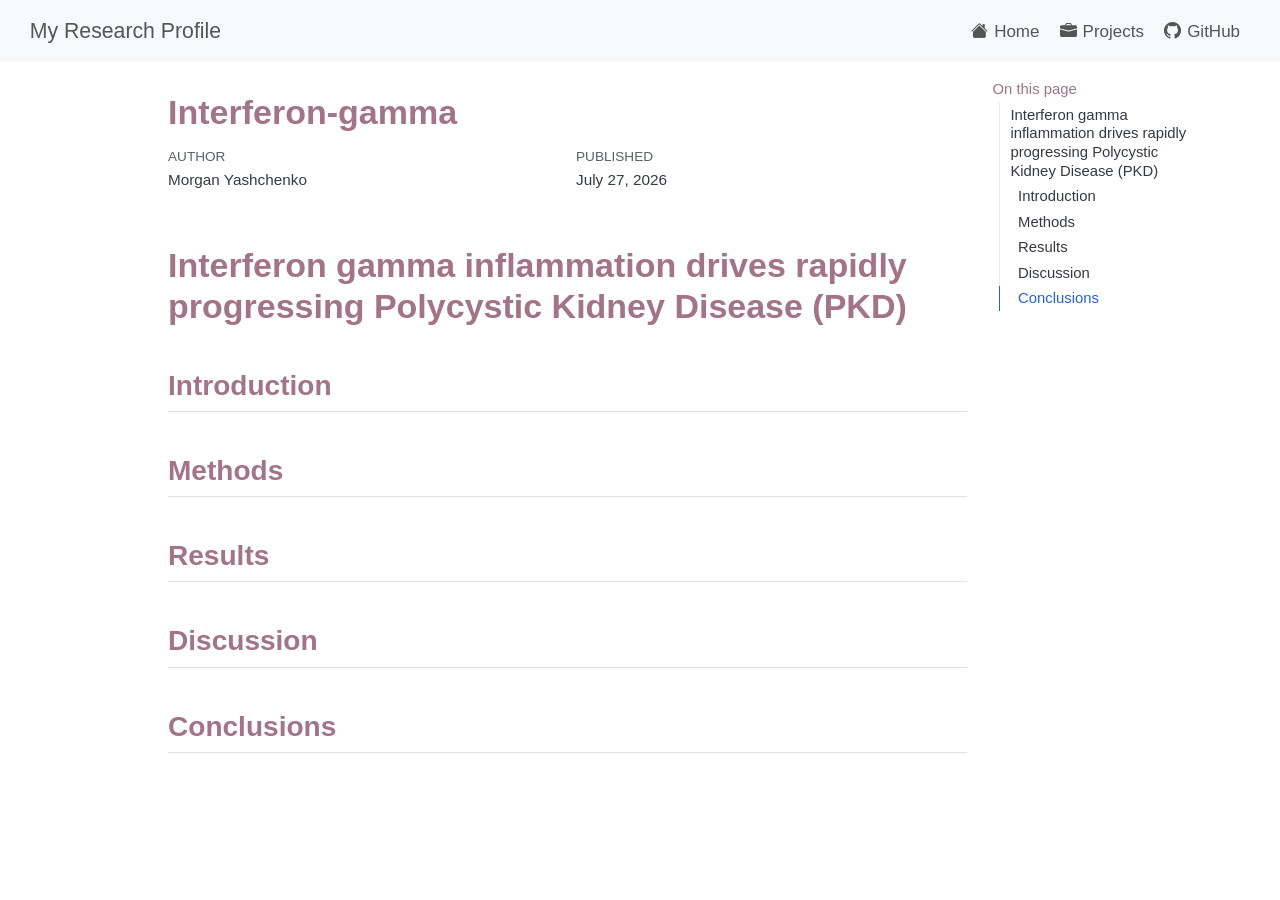
<file: docs/projects/Interferon-gamma.html>
<!DOCTYPE html>
<html xmlns="http://www.w3.org/1999/xhtml" lang="en" xml:lang="en"><head>

<meta charset="utf-8">
<meta name="generator" content="quarto-1.9.38">

<meta name="viewport" content="width=device-width, initial-scale=1.0, user-scalable=yes">

<meta name="author" content="Morgan Yashchenko">
<meta name="dcterms.date" content="2026-07-27">

<title>Interferon-gamma – My Research Profile</title>
<style>
/* Default styles provided by pandoc.
** See https://pandoc.org/MANUAL.html#variables-for-html for config info.
*/
code{white-space: pre-wrap;}
span.smallcaps{font-variant: small-caps;}
div.columns{display: flex; gap: min(4vw, 1.5em);}
div.column{flex: auto; overflow-x: auto;}
div.hanging-indent{margin-left: 1.5em; text-indent: -1.5em;}
ul.task-list{list-style: none;}
ul.task-list li input[type="checkbox"] {
  width: 0.8em;
  margin: 0 0.8em 0.2em -1em; /* quarto-specific, see https://github.com/quarto-dev/quarto-cli/issues/4556 */ 
  vertical-align: middle;
}
</style>


<script src="../site_libs/quarto-nav/quarto-nav.js"></script>
<script src="../site_libs/quarto-nav/headroom.min.js"></script>
<script src="../site_libs/clipboard/clipboard.min.js"></script>
<script src="../site_libs/quarto-search/autocomplete.umd.js"></script>
<script src="../site_libs/quarto-search/fuse.min.js"></script>
<script src="../site_libs/quarto-search/quarto-search.js"></script>
<meta name="quarto:offset" content="../">
<script src="../site_libs/quarto-html/quarto.js" type="module"></script>
<script src="../site_libs/quarto-html/tabsets/tabsets.js" type="module"></script>
<script src="../site_libs/quarto-html/popper.min.js"></script>
<script src="../site_libs/quarto-html/tippy.umd.min.js"></script>
<script src="../site_libs/quarto-html/anchor.min.js"></script>
<link href="../site_libs/quarto-html/tippy.css" rel="stylesheet">
<link href="../site_libs/quarto-html/quarto-syntax-highlighting-15634bcf2e68342d4ad2dfa704d543f6.css" rel="stylesheet" id="quarto-text-highlighting-styles">
<script src="../site_libs/bootstrap/bootstrap.min.js"></script>
<link href="../site_libs/bootstrap/bootstrap-icons.css" rel="stylesheet">
<link href="../site_libs/bootstrap/bootstrap-158031087360bce0ff56dc785ce39e06.min.css" rel="stylesheet" append-hash="true" id="quarto-bootstrap" data-mode="light">
<script id="quarto-search-options" type="application/json">{
  "location": "navbar",
  "copy-button": false,
  "collapse-after": 3,
  "panel-placement": "end",
  "type": "overlay",
  "limit": 50,
  "keyboard-shortcut": [
    "f",
    "/",
    "s"
  ],
  "show-item-context": false,
  "language": {
    "search-no-results-text": "No results",
    "search-matching-documents-text": "matching documents",
    "search-copy-link-title": "Copy link to search",
    "search-hide-matches-text": "Hide additional matches",
    "search-more-match-text": "more match in this document",
    "search-more-matches-text": "more matches in this document",
    "search-clear-button-title": "Clear",
    "search-text-placeholder": "",
    "search-detached-cancel-button-title": "Cancel",
    "search-submit-button-title": "Submit",
    "search-label": "Search"
  }
}</script>


<link rel="stylesheet" href="../styles.css">
</head>

<body class="nav-fixed quarto-light">

<div id="quarto-search-results"></div>
  <header id="quarto-header" class="headroom fixed-top">
    <nav class="navbar navbar-expand-lg " data-bs-theme="dark">
      <div class="navbar-container container-fluid">
      <div class="navbar-brand-container mx-auto">
    <a class="navbar-brand" href="../index.html">
    <span class="navbar-title">My Research Profile</span>
    </a>
  </div>
          <button class="navbar-toggler" type="button" data-bs-toggle="collapse" data-bs-target="#navbarCollapse" aria-controls="navbarCollapse" role="menu" aria-expanded="false" aria-label="Toggle navigation" onclick="if (window.quartoToggleHeadroom) { window.quartoToggleHeadroom(); }">
  <span class="navbar-toggler-icon"></span>
</button>
          <div class="collapse navbar-collapse" id="navbarCollapse">
            <ul class="navbar-nav navbar-nav-scroll ms-auto">
  <li class="nav-item">
    <a class="nav-link" href="../index.html"> <i class="bi bi-house-fill" role="img">
</i> 
<span class="menu-text">Home</span></a>
  </li>  
  <li class="nav-item">
    <a class="nav-link" href="../projects.html"> <i class="bi bi-briefcase-fill" role="img">
</i> 
<span class="menu-text">Projects</span></a>
  </li>  
  <li class="nav-item">
    <a class="nav-link" href="https://github.com"> <i class="bi bi-github" role="img">
</i> 
<span class="menu-text">GitHub</span></a>
  </li>  
</ul>
          </div> <!-- /navcollapse -->
            <div class="quarto-navbar-tools">
</div>
      </div> <!-- /container-fluid -->
    </nav>
</header>
<!-- content -->
<div id="quarto-content" class="quarto-container page-columns page-rows-contents page-layout-article page-navbar">
<!-- sidebar -->
<!-- margin-sidebar -->
    <div id="quarto-margin-sidebar" class="sidebar margin-sidebar">
        <nav id="TOC" role="doc-toc" class="toc-active">
    <h2 id="toc-title">On this page</h2>
   
  <ul>
  <li><a href="#interferon-gamma-inflammation-drives-rapidly-progressing-polycystic-kidney-disease-pkd" id="toc-interferon-gamma-inflammation-drives-rapidly-progressing-polycystic-kidney-disease-pkd" class="nav-link active" data-scroll-target="#interferon-gamma-inflammation-drives-rapidly-progressing-polycystic-kidney-disease-pkd">Interferon gamma inflammation drives rapidly progressing Polycystic Kidney Disease (PKD)</a>
  <ul class="collapse">
  <li><a href="#introduction" id="toc-introduction" class="nav-link" data-scroll-target="#introduction">Introduction</a></li>
  <li><a href="#methods" id="toc-methods" class="nav-link" data-scroll-target="#methods">Methods</a></li>
  <li><a href="#results" id="toc-results" class="nav-link" data-scroll-target="#results">Results</a></li>
  <li><a href="#discussion" id="toc-discussion" class="nav-link" data-scroll-target="#discussion">Discussion</a></li>
  <li><a href="#conclusions" id="toc-conclusions" class="nav-link" data-scroll-target="#conclusions">Conclusions</a></li>
  </ul></li>
  </ul>
</nav>
    </div>
<!-- main -->
<main class="content" id="quarto-document-content">

<header id="title-block-header" class="quarto-title-block default">
<div class="quarto-title">
<h1 class="title">Interferon-gamma</h1>
</div>



<div class="quarto-title-meta">

    <div>
    <div class="quarto-title-meta-heading">Author</div>
    <div class="quarto-title-meta-contents">
             <p>Morgan Yashchenko </p>
          </div>
  </div>
    
    <div>
    <div class="quarto-title-meta-heading">Published</div>
    <div class="quarto-title-meta-contents">
      <p class="date">July 27, 2026</p>
    </div>
  </div>
  
    
  </div>
  


</header>


<section id="interferon-gamma-inflammation-drives-rapidly-progressing-polycystic-kidney-disease-pkd" class="level1">
<h1>Interferon gamma inflammation drives rapidly progressing Polycystic Kidney Disease (PKD)</h1>
<section id="introduction" class="level2">
<h2 class="anchored" data-anchor-id="introduction">Introduction</h2>
</section>
<section id="methods" class="level2">
<h2 class="anchored" data-anchor-id="methods">Methods</h2>
</section>
<section id="results" class="level2">
<h2 class="anchored" data-anchor-id="results">Results</h2>
</section>
<section id="discussion" class="level2">
<h2 class="anchored" data-anchor-id="discussion">Discussion</h2>
</section>
<section id="conclusions" class="level2">
<h2 class="anchored" data-anchor-id="conclusions">Conclusions</h2>


</section>
</section>

</main> <!-- /main -->
<script id="quarto-html-after-body" type="application/javascript">
  window.document.addEventListener("DOMContentLoaded", function (event) {
    const icon = "";
    const anchorJS = new window.AnchorJS();
    anchorJS.options = {
      placement: 'right',
      icon: icon
    };
    anchorJS.add('.anchored');
    const isCodeAnnotation = (el) => {
      for (const clz of el.classList) {
        if (clz.startsWith('code-annotation-')) {                     
          return true;
        }
      }
      return false;
    }
    const onCopySuccess = function(e) {
      // button target
      const button = e.trigger;
      // don't keep focus
      button.blur();
      // flash "checked"
      button.classList.add('code-copy-button-checked');
      var currentTitle = button.getAttribute("title");
      button.setAttribute("title", "Copied!");
      let tooltip;
      if (window.bootstrap) {
        button.setAttribute("data-bs-toggle", "tooltip");
        button.setAttribute("data-bs-placement", "left");
        button.setAttribute("data-bs-title", "Copied!");
        tooltip = new bootstrap.Tooltip(button, 
          { trigger: "manual", 
            customClass: "code-copy-button-tooltip",
            offset: [0, -8]});
        tooltip.show();    
      }
      setTimeout(function() {
        if (tooltip) {
          tooltip.hide();
          button.removeAttribute("data-bs-title");
          button.removeAttribute("data-bs-toggle");
          button.removeAttribute("data-bs-placement");
        }
        button.setAttribute("title", currentTitle);
        button.classList.remove('code-copy-button-checked');
      }, 1000);
      // clear code selection
      e.clearSelection();
    }
    const getTextToCopy = function(trigger) {
      const outerScaffold = trigger.parentElement.cloneNode(true);
      const codeEl = outerScaffold.querySelector('code');
      for (const childEl of codeEl.children) {
        if (isCodeAnnotation(childEl)) {
          childEl.remove();
        }
      }
      return codeEl.innerText;
    }
    const clipboard = new window.ClipboardJS('.code-copy-button:not([data-in-quarto-modal])', {
      text: getTextToCopy
    });
    clipboard.on('success', onCopySuccess);
    if (window.document.getElementById('quarto-embedded-source-code-modal')) {
      const clipboardModal = new window.ClipboardJS('.code-copy-button[data-in-quarto-modal]', {
        text: getTextToCopy,
        container: window.document.getElementById('quarto-embedded-source-code-modal')
      });
      clipboardModal.on('success', onCopySuccess);
    }
      var localhostRegex = new RegExp(/^(?:http|https):\/\/localhost\:?[0-9]*\//);
      var mailtoRegex = new RegExp(/^mailto:/);
        var filterRegex = new RegExp('/' + window.location.host + '/');
      var isInternal = (href) => {
          return filterRegex.test(href) || localhostRegex.test(href) || mailtoRegex.test(href);
      }
      // Inspect non-navigation links and adorn them if external
     var links = window.document.querySelectorAll('a[href]:not(.nav-link):not(.navbar-brand):not(.toc-action):not(.sidebar-link):not(.sidebar-item-toggle):not(.pagination-link):not(.no-external):not([aria-hidden]):not(.dropdown-item):not(.quarto-navigation-tool):not(.about-link)');
      for (var i=0; i<links.length; i++) {
        const link = links[i];
        if (!isInternal(link.href)) {
          // undo the damage that might have been done by quarto-nav.js in the case of
          // links that we want to consider external
          if (link.dataset.originalHref !== undefined) {
            link.href = link.dataset.originalHref;
          }
        }
      }
    function tippyHover(el, contentFn, onTriggerFn, onUntriggerFn) {
      const config = {
        allowHTML: true,
        maxWidth: 500,
        delay: 100,
        arrow: false,
        appendTo: function(el) {
            return el.parentElement;
        },
        interactive: true,
        interactiveBorder: 10,
        theme: 'quarto',
        placement: 'bottom-start',
      };
      if (contentFn) {
        config.content = contentFn;
      }
      if (onTriggerFn) {
        config.onTrigger = onTriggerFn;
      }
      if (onUntriggerFn) {
        config.onUntrigger = onUntriggerFn;
      }
      window.tippy(el, config); 
    }
    const noterefs = window.document.querySelectorAll('a[role="doc-noteref"]');
    for (var i=0; i<noterefs.length; i++) {
      const ref = noterefs[i];
      tippyHover(ref, function() {
        // use id or data attribute instead here
        let href = ref.getAttribute('data-footnote-href') || ref.getAttribute('href');
        try { href = new URL(href).hash; } catch {}
        const id = href.replace(/^#\/?/, "");
        const note = window.document.getElementById(id);
        if (note) {
          return note.innerHTML;
        } else {
          return "";
        }
      });
    }
    const xrefs = window.document.querySelectorAll('a.quarto-xref');
    const processXRef = (id, note) => {
      // Strip column container classes
      const stripColumnClz = (el) => {
        el.classList.remove("page-full", "page-columns");
        if (el.children) {
          for (const child of el.children) {
            stripColumnClz(child);
          }
        }
      }
      stripColumnClz(note)
      if (id === null || id.startsWith('sec-')) {
        // Special case sections, only their first couple elements
        const container = document.createElement("div");
        if (note.children && note.children.length > 2) {
          container.appendChild(note.children[0].cloneNode(true));
          for (let i = 1; i < note.children.length; i++) {
            const child = note.children[i];
            if (child.tagName === "P" && child.innerText === "") {
              continue;
            } else {
              container.appendChild(child.cloneNode(true));
              break;
            }
          }
          if (window.Quarto?.typesetMath) {
            window.Quarto.typesetMath(container);
          }
          return container.innerHTML
        } else {
          if (window.Quarto?.typesetMath) {
            window.Quarto.typesetMath(note);
          }
          return note.innerHTML;
        }
      } else {
        // Remove any anchor links if they are present
        const anchorLink = note.querySelector('a.anchorjs-link');
        if (anchorLink) {
          anchorLink.remove();
        }
        if (window.Quarto?.typesetMath) {
          window.Quarto.typesetMath(note);
        }
        if (note.classList.contains("callout")) {
          return note.outerHTML;
        } else {
          return note.innerHTML;
        }
      }
    }
    for (var i=0; i<xrefs.length; i++) {
      const xref = xrefs[i];
      tippyHover(xref, undefined, function(instance) {
        instance.disable();
        let url = xref.getAttribute('href');
        let hash = undefined; 
        if (url.startsWith('#')) {
          hash = url;
        } else {
          try { hash = new URL(url).hash; } catch {}
        }
        if (hash) {
          const id = hash.replace(/^#\/?/, "");
          const note = window.document.getElementById(id);
          if (note !== null) {
            try {
              const html = processXRef(id, note.cloneNode(true));
              instance.setContent(html);
            } finally {
              instance.enable();
              instance.show();
            }
          } else {
            // See if we can fetch this
            fetch(url.split('#')[0])
            .then(res => res.text())
            .then(html => {
              const parser = new DOMParser();
              const htmlDoc = parser.parseFromString(html, "text/html");
              const note = htmlDoc.getElementById(id);
              if (note !== null) {
                const html = processXRef(id, note);
                instance.setContent(html);
              } 
            }).finally(() => {
              instance.enable();
              instance.show();
            });
          }
        } else {
          // See if we can fetch a full url (with no hash to target)
          // This is a special case and we should probably do some content thinning / targeting
          fetch(url)
          .then(res => res.text())
          .then(html => {
            const parser = new DOMParser();
            const htmlDoc = parser.parseFromString(html, "text/html");
            const note = htmlDoc.querySelector('main.content');
            if (note !== null) {
              // This should only happen for chapter cross references
              // (since there is no id in the URL)
              // remove the first header
              if (note.children.length > 0 && note.children[0].tagName === "HEADER") {
                note.children[0].remove();
              }
              const html = processXRef(null, note);
              instance.setContent(html);
            } 
          }).finally(() => {
            instance.enable();
            instance.show();
          });
        }
      }, function(instance) {
      });
    }
        let selectedAnnoteEl;
        const selectorForAnnotation = ( cell, annotation) => {
          let cellAttr = 'data-code-cell="' + cell + '"';
          let lineAttr = 'data-code-annotation="' +  annotation + '"';
          const selector = 'span[' + cellAttr + '][' + lineAttr + ']';
          return selector;
        }
        const selectCodeLines = (annoteEl) => {
          const doc = window.document;
          const targetCell = annoteEl.getAttribute("data-target-cell");
          const targetAnnotation = annoteEl.getAttribute("data-target-annotation");
          const annoteSpan = window.document.querySelector(selectorForAnnotation(targetCell, targetAnnotation));
          const lines = annoteSpan.getAttribute("data-code-lines").split(",");
          const lineIds = lines.map((line) => {
            return targetCell + "-" + line;
          })
          let top = null;
          let height = null;
          let parent = null;
          if (lineIds.length > 0) {
              //compute the position of the single el (top and bottom and make a div)
              const el = window.document.getElementById(lineIds[0]);
              top = el.offsetTop;
              height = el.offsetHeight;
              parent = el.parentElement.parentElement;
            if (lineIds.length > 1) {
              const lastEl = window.document.getElementById(lineIds[lineIds.length - 1]);
              const bottom = lastEl.offsetTop + lastEl.offsetHeight;
              height = bottom - top;
            }
            if (top !== null && height !== null && parent !== null) {
              // cook up a div (if necessary) and position it 
              let div = window.document.getElementById("code-annotation-line-highlight");
              if (div === null) {
                div = window.document.createElement("div");
                div.setAttribute("id", "code-annotation-line-highlight");
                div.style.position = 'absolute';
                parent.appendChild(div);
              }
              div.style.top = top - 2 + "px";
              div.style.height = height + 4 + "px";
              div.style.left = 0;
              let gutterDiv = window.document.getElementById("code-annotation-line-highlight-gutter");
              if (gutterDiv === null) {
                gutterDiv = window.document.createElement("div");
                gutterDiv.setAttribute("id", "code-annotation-line-highlight-gutter");
                gutterDiv.style.position = 'absolute';
                const codeCell = window.document.getElementById(targetCell);
                const gutter = codeCell.querySelector('.code-annotation-gutter');
                gutter.appendChild(gutterDiv);
              }
              gutterDiv.style.top = top - 2 + "px";
              gutterDiv.style.height = height + 4 + "px";
            }
            selectedAnnoteEl = annoteEl;
          }
        };
        const unselectCodeLines = () => {
          const elementsIds = ["code-annotation-line-highlight", "code-annotation-line-highlight-gutter"];
          elementsIds.forEach((elId) => {
            const div = window.document.getElementById(elId);
            if (div) {
              div.remove();
            }
          });
          selectedAnnoteEl = undefined;
        };
          // Handle positioning of the toggle
      window.addEventListener(
        "resize",
        throttle(() => {
          elRect = undefined;
          if (selectedAnnoteEl) {
            selectCodeLines(selectedAnnoteEl);
          }
        }, 10)
      );
      function throttle(fn, ms) {
      let throttle = false;
      let timer;
        return (...args) => {
          if(!throttle) { // first call gets through
              fn.apply(this, args);
              throttle = true;
          } else { // all the others get throttled
              if(timer) clearTimeout(timer); // cancel #2
              timer = setTimeout(() => {
                fn.apply(this, args);
                timer = throttle = false;
              }, ms);
          }
        };
      }
        // Attach click handler to the DT
        const annoteDls = window.document.querySelectorAll('dt[data-target-cell]');
        for (const annoteDlNode of annoteDls) {
          annoteDlNode.addEventListener('click', (event) => {
            const clickedEl = event.target;
            if (clickedEl !== selectedAnnoteEl) {
              unselectCodeLines();
              const activeEl = window.document.querySelector('dt[data-target-cell].code-annotation-active');
              if (activeEl) {
                activeEl.classList.remove('code-annotation-active');
              }
              selectCodeLines(clickedEl);
              clickedEl.classList.add('code-annotation-active');
            } else {
              // Unselect the line
              unselectCodeLines();
              clickedEl.classList.remove('code-annotation-active');
            }
          });
        }
    const findCites = (el) => {
      const parentEl = el.parentElement;
      if (parentEl) {
        const cites = parentEl.dataset.cites;
        if (cites) {
          return {
            el,
            cites: cites.split(' ')
          };
        } else {
          return findCites(el.parentElement)
        }
      } else {
        return undefined;
      }
    };
    var bibliorefs = window.document.querySelectorAll('a[role="doc-biblioref"]');
    for (var i=0; i<bibliorefs.length; i++) {
      const ref = bibliorefs[i];
      const citeInfo = findCites(ref);
      if (citeInfo) {
        tippyHover(citeInfo.el, function() {
          var popup = window.document.createElement('div');
          citeInfo.cites.forEach(function(cite) {
            var citeDiv = window.document.createElement('div');
            citeDiv.classList.add('hanging-indent');
            citeDiv.classList.add('csl-entry');
            var biblioDiv = window.document.getElementById('ref-' + cite);
            if (biblioDiv) {
              citeDiv.innerHTML = biblioDiv.innerHTML;
            }
            popup.appendChild(citeDiv);
          });
          return popup.innerHTML;
        });
      }
    }
  });
  </script>
</div> <!-- /content -->




</body></html>
</file>
<file: docs/site_libs/quarto-html/tippy.css>
.tippy-box[data-animation=fade][data-state=hidden]{opacity:0}[data-tippy-root]{max-width:calc(100vw - 10px)}.tippy-box{position:relative;background-color:#333;color:#fff;border-radius:4px;font-size:14px;line-height:1.4;white-space:normal;outline:0;transition-property:transform,visibility,opacity}.tippy-box[data-placement^=top]>.tippy-arrow{bottom:0}.tippy-box[data-placement^=top]>.tippy-arrow:before{bottom:-7px;left:0;border-width:8px 8px 0;border-top-color:initial;transform-origin:center top}.tippy-box[data-placement^=bottom]>.tippy-arrow{top:0}.tippy-box[data-placement^=bottom]>.tippy-arrow:before{top:-7px;left:0;border-width:0 8px 8px;border-bottom-color:initial;transform-origin:center bottom}.tippy-box[data-placement^=left]>.tippy-arrow{right:0}.tippy-box[data-placement^=left]>.tippy-arrow:before{border-width:8px 0 8px 8px;border-left-color:initial;right:-7px;transform-origin:center left}.tippy-box[data-placement^=right]>.tippy-arrow{left:0}.tippy-box[data-placement^=right]>.tippy-arrow:before{left:-7px;border-width:8px 8px 8px 0;border-right-color:initial;transform-origin:center right}.tippy-box[data-inertia][data-state=visible]{transition-timing-function:cubic-bezier(.54,1.5,.38,1.11)}.tippy-arrow{width:16px;height:16px;color:#333}.tippy-arrow:before{content:"";position:absolute;border-color:transparent;border-style:solid}.tippy-content{position:relative;padding:5px 9px;z-index:1}
</file>
<file: docs/site_libs/quarto-html/quarto-syntax-highlighting-15634bcf2e68342d4ad2dfa704d543f6.css>
/* quarto syntax highlight colors */
:root {
  --quarto-hl-ot-color: #003B4F;
  --quarto-hl-at-color: #657422;
  --quarto-hl-ss-color: #20794D;
  --quarto-hl-an-color: #5E5E5E;
  --quarto-hl-fu-color: #4758AB;
  --quarto-hl-st-color: #20794D;
  --quarto-hl-cf-color: #003B4F;
  --quarto-hl-op-color: #5E5E5E;
  --quarto-hl-er-color: #AD0000;
  --quarto-hl-bn-color: #AD0000;
  --quarto-hl-al-color: #AD0000;
  --quarto-hl-va-color: #111111;
  --quarto-hl-bu-color: inherit;
  --quarto-hl-ex-color: inherit;
  --quarto-hl-pp-color: #AD0000;
  --quarto-hl-in-color: #5E5E5E;
  --quarto-hl-vs-color: #20794D;
  --quarto-hl-wa-color: #5E5E5E;
  --quarto-hl-do-color: #5E5E5E;
  --quarto-hl-im-color: #00769E;
  --quarto-hl-ch-color: #20794D;
  --quarto-hl-dt-color: #AD0000;
  --quarto-hl-fl-color: #AD0000;
  --quarto-hl-co-color: #5E5E5E;
  --quarto-hl-cv-color: #5E5E5E;
  --quarto-hl-cn-color: #8f5902;
  --quarto-hl-sc-color: #5E5E5E;
  --quarto-hl-dv-color: #AD0000;
  --quarto-hl-kw-color: #003B4F;
}

/* other quarto variables */
:root {
  --quarto-font-monospace: SFMono-Regular, Menlo, Monaco, Consolas, "Liberation Mono", "Courier New", monospace;
}

/* syntax highlight based on Pandoc's rules */
pre > code.sourceCode > span {
  color: #003B4F;
}

code.sourceCode > span {
  color: #003B4F;
}

div.sourceCode,
div.sourceCode pre.sourceCode {
  color: #003B4F;
}

/* Normal */
code span {
  color: #003B4F;
}

/* Alert */
code span.al {
  color: #AD0000;
  font-style: inherit;
}

/* Annotation */
code span.an {
  color: #5E5E5E;
  font-style: inherit;
}

/* Attribute */
code span.at {
  color: #657422;
  font-style: inherit;
}

/* BaseN */
code span.bn {
  color: #AD0000;
  font-style: inherit;
}

/* BuiltIn */
code span.bu {
  font-style: inherit;
}

/* ControlFlow */
code span.cf {
  color: #003B4F;
  font-weight: bold;
  font-style: inherit;
}

/* Char */
code span.ch {
  color: #20794D;
  font-style: inherit;
}

/* Constant */
code span.cn {
  color: #8f5902;
  font-style: inherit;
}

/* Comment */
code span.co {
  color: #5E5E5E;
  font-style: inherit;
}

/* CommentVar */
code span.cv {
  color: #5E5E5E;
  font-style: italic;
}

/* Documentation */
code span.do {
  color: #5E5E5E;
  font-style: italic;
}

/* DataType */
code span.dt {
  color: #AD0000;
  font-style: inherit;
}

/* DecVal */
code span.dv {
  color: #AD0000;
  font-style: inherit;
}

/* Error */
code span.er {
  color: #AD0000;
  font-style: inherit;
}

/* Extension */
code span.ex {
  font-style: inherit;
}

/* Float */
code span.fl {
  color: #AD0000;
  font-style: inherit;
}

/* Function */
code span.fu {
  color: #4758AB;
  font-style: inherit;
}

/* Import */
code span.im {
  color: #00769E;
  font-style: inherit;
}

/* Information */
code span.in {
  color: #5E5E5E;
  font-style: inherit;
}

/* Keyword */
code span.kw {
  color: #003B4F;
  font-weight: bold;
  font-style: inherit;
}

/* Operator */
code span.op {
  color: #5E5E5E;
  font-style: inherit;
}

/* Other */
code span.ot {
  color: #003B4F;
  font-style: inherit;
}

/* Preprocessor */
code span.pp {
  color: #AD0000;
  font-style: inherit;
}

/* SpecialChar */
code span.sc {
  color: #5E5E5E;
  font-style: inherit;
}

/* SpecialString */
code span.ss {
  color: #20794D;
  font-style: inherit;
}

/* String */
code span.st {
  color: #20794D;
  font-style: inherit;
}

/* Variable */
code span.va {
  color: #111111;
  font-style: inherit;
}

/* VerbatimString */
code span.vs {
  color: #20794D;
  font-style: inherit;
}

/* Warning */
code span.wa {
  color: #5E5E5E;
  font-style: italic;
}

.prevent-inlining {
  content: "</";
}

/*# sourceMappingURL=f23921c56f73e400b49028c9186a1aa0.css.map */
</file>
<file: docs/styles.css>
/* Custom styles for student research profile */

/* Main content styling */
body {
  font-family: 'Arial', Tahoma, Geneva, Verdana, sans-serif;
  line-height: 1.6;
}

/* Headings */
h1, h2, h3 {
  color: #a37487;
  margin-top: 1.5em;
}

/* Links */
a {
  color: #853454;
  text-decoration: none;
}

a:hover {
  text-decoration: underline;
  color: #a37487;
}

/* Code blocks */
code {
  background-color: #e8d3dc;
  padding: 0.2em 0.4em;
  border-radius: 3px;
}

pre {
  background-color: #e8d3dc;
  padding: 1em;
  border-radius: 5px;
  overflow-x: auto;
}

/* Tables */
table {
  border-collapse: collapse;
  width: 100%;
  margin: 1em 0;
}

table th,
table td {
  border: 1px solid #a37487;
  padding: 0.75em;
  text-align: left;
}

table th {
  background-color: #f0c0d3;
  font-weight: bold;
}

table tr:hover {
  background-color: #f0c0d3;
}

/* Blockquotes */
blockquote {
  border-left: 4px solid #a37487;
  padding-left: 1em;
  color: #a37487;
  font-style: italic;
  margin: 1em 0;
}

/* Tight list indentation for Quarto */
.tight-list ul {
  padding-left: 1.2rem !important;
  margin-left: 0 !important;
}

.tight-list li {
  padding-left: 0.2rem !important;
}
</file>
